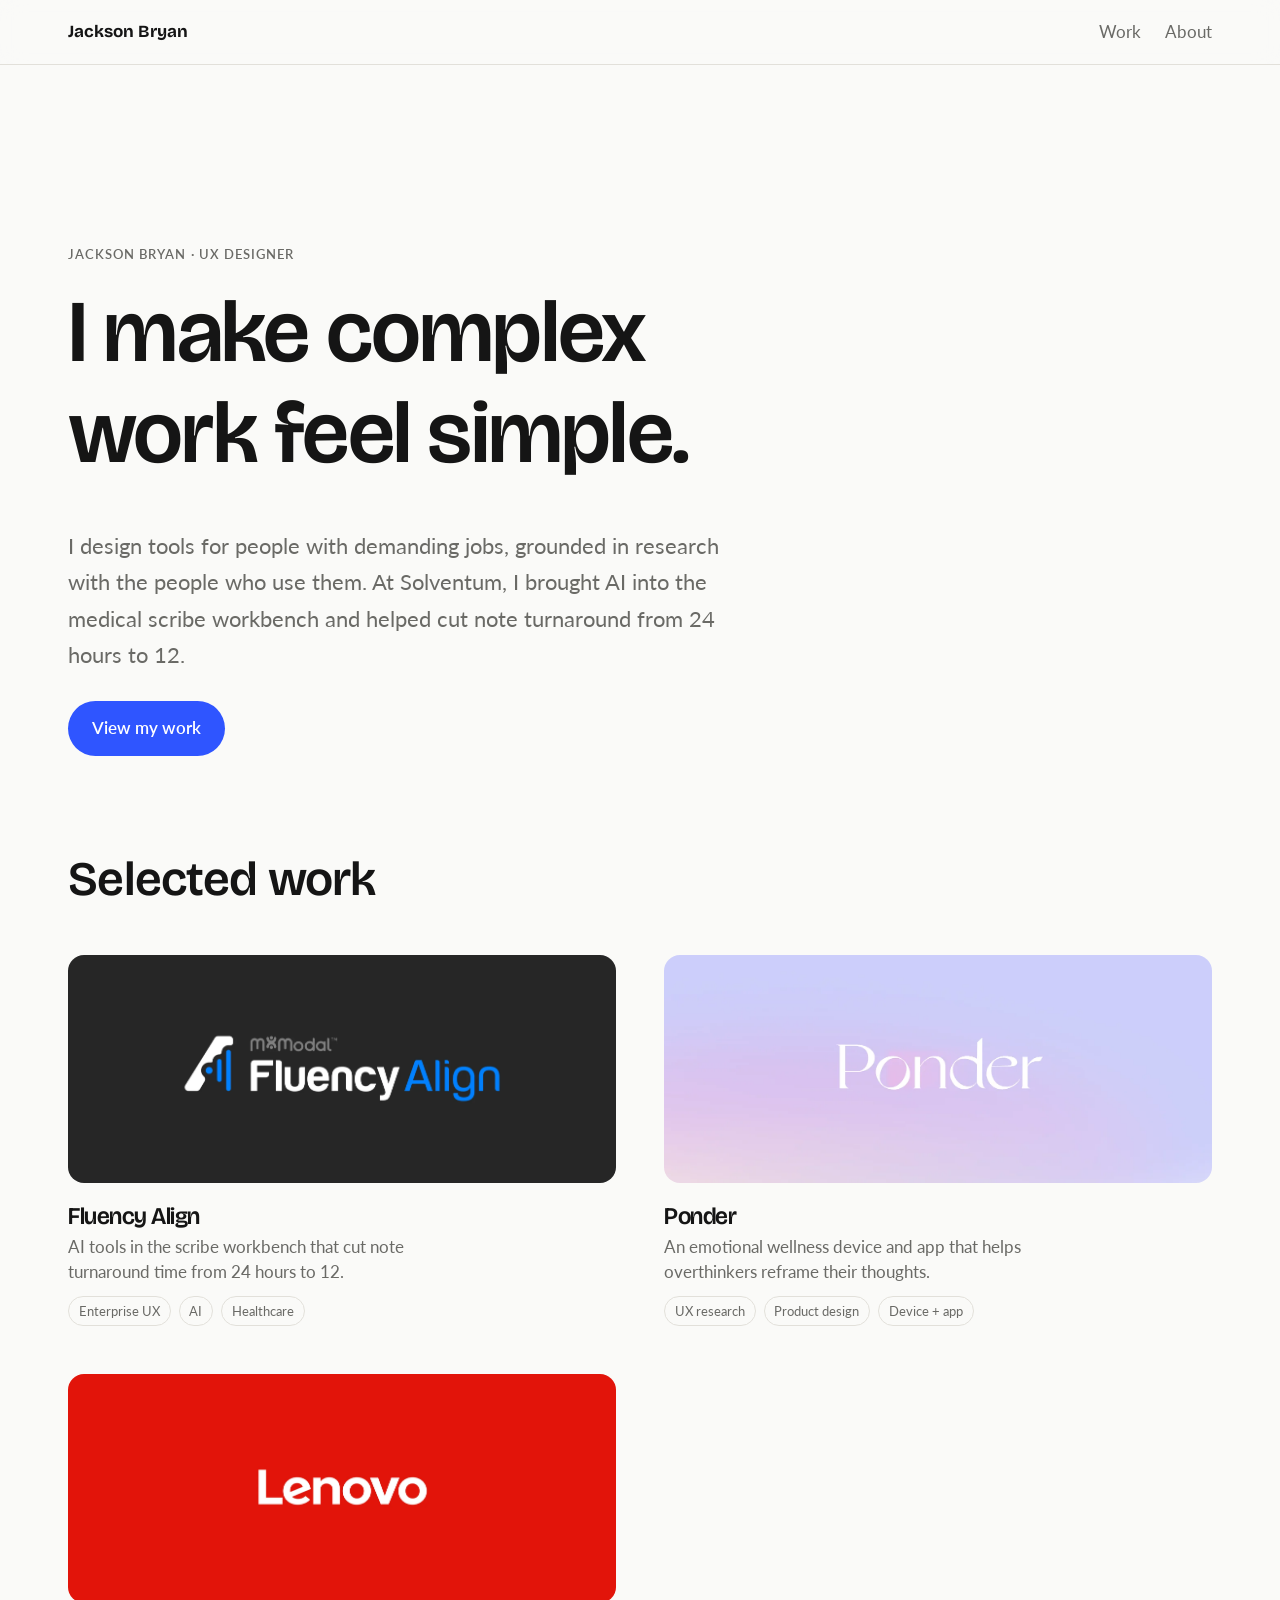
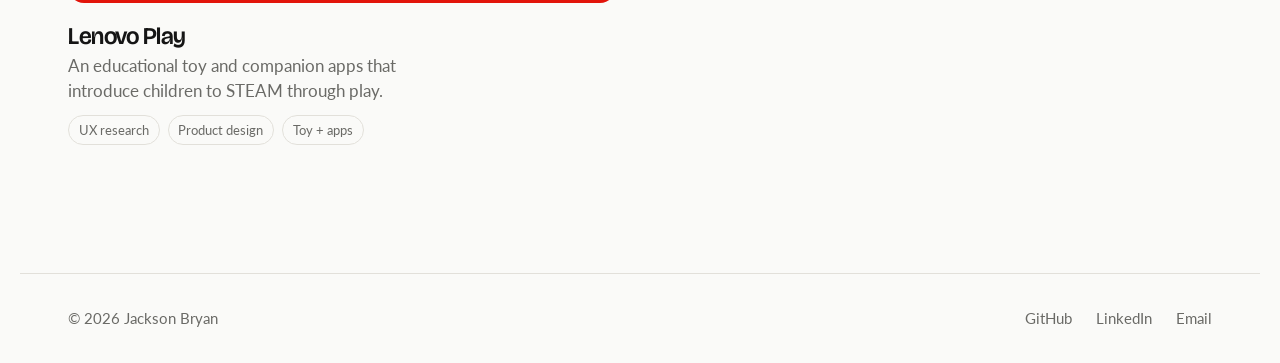
<file: index.html>
<!DOCTYPE html>
<html lang="en">
<head>
  <meta charset="UTF-8">
  <meta name="viewport" content="width=device-width, initial-scale=1.0">
  <title>Jackson Bryan | UX Designer</title>
  <meta name="description" content="Jackson Bryan is a UX designer who makes complex work feel simple, from AI tools for medical scribes to a wellness device for overthinkers.">
  <!-- Social previews (site is served from GitHub Pages) -->
  <meta property="og:type" content="website">
  <meta property="og:site_name" content="Jackson Bryan">
  <meta property="og:title" content="Jackson Bryan | UX Designer">
  <meta property="og:description" content="Jackson Bryan is a UX designer who makes complex work feel simple, from AI tools for medical scribes to a wellness device for overthinkers.">
  <meta property="og:url" content="https://jacksonbryan28.github.io/portfolio/">
  <meta property="og:image" content="https://jacksonbryan28.github.io/portfolio/images/fluency-align/hero.webp">
  <meta name="twitter:card" content="summary_large_image">
  <!-- shared:head -->
  <link rel="preconnect" href="https://fonts.googleapis.com">
  <link rel="preconnect" href="https://fonts.gstatic.com" crossorigin>
  <link rel="stylesheet" href="https://fonts.googleapis.com/css2?family=Bricolage+Grotesque:opsz,wght@12..96,400..800&family=Lato:ital,wght@0,400;0,700;1,400&display=swap">
  <link rel="stylesheet" href="css/styles.css?v=c8efeedb">
  <!-- /shared:head -->
  <!-- Make sure the project cards are parsed before the first frame, so the
       transition script can pick which card travels on top. -->
  <link rel="expect" href="#projects" blocking="render">
  <script src="js/home-transitions.js?v=26535ca1"></script>
</head>
<body>

  <!-- shared:header -->
  <header>
    <nav>
      <a href="index.html" class="logo">Jackson Bryan</a>
      <ul>
        <li><a href="index.html#projects">Work</a></li>
        <li><a href="about.html">About</a></li>
      </ul>
    </nav>
  </header>
  <!-- /shared:header -->

  <main>

    <section id="hero">
      <p class="eyebrow">Jackson Bryan &middot; UX designer</p>
      <h1>I make complex work feel simple.</h1>
      <p>I design tools for people with demanding jobs, grounded in research with the people who use them. At Solventum, I brought AI into the medical scribe workbench and helped cut note turnaround from 24 hours to 12.</p>
      <a href="#projects" class="button">View my work</a>
    </section>

    <section id="projects">
      <h2>Selected work</h2>

      <!--
        Each card links to a project page. Its image, title, description and
        tags morph into the project page's hero. Give the card the same
        data-project as the hero on its page, and mark the pieces with
        data-vt="media|title|desc|tags". tools/sync.mjs then writes matching
        view-transition-names (ponder-media, ponder-title...).
      -->
      <article class="project-card" data-project="fluency">
        <a href="projects/fluency-align.html">
          <div class="project-card__media" data-vt="media" style="view-transition-name: fluency-media">
            <img src="images/fluency-align/hero.webp" alt="" width="2400" height="937">
          </div>
          <h3 data-vt="title" style="view-transition-name: fluency-title">Fluency Align</h3>
          <p data-vt="desc" style="view-transition-name: fluency-desc">AI tools in the scribe workbench that cut note turnaround time from 24 hours to 12.</p>
          <ul class="tags" data-vt="tags" style="view-transition-name: fluency-tags">
            <li>Enterprise UX</li>
            <li>AI</li>
            <li>Healthcare</li>
          </ul>
        </a>
      </article>

      <article class="project-card" data-project="ponder">
        <a href="projects/ponder.html">
          <div class="project-card__media" data-vt="media" style="view-transition-name: ponder-media">
            <img src="images/ponder/hero.webp" alt="" width="1440" height="561">
          </div>
          <h3 data-vt="title" style="view-transition-name: ponder-title">Ponder</h3>
          <p data-vt="desc" style="view-transition-name: ponder-desc">An emotional wellness device and app that helps overthinkers reframe their thoughts.</p>
          <ul class="tags" data-vt="tags" style="view-transition-name: ponder-tags">
            <li>UX research</li>
            <li>Product design</li>
            <li>Device + app</li>
          </ul>
        </a>
      </article>

      <article class="project-card" data-project="lenovo">
        <a href="projects/lenovo.html">
          <div class="project-card__media" data-vt="media" style="view-transition-name: lenovo-media">
            <img src="images/lenovo/hero.webp" alt="" width="2400" height="937">
          </div>
          <h3 data-vt="title" style="view-transition-name: lenovo-title">Lenovo Play</h3>
          <p data-vt="desc" style="view-transition-name: lenovo-desc">An educational toy and companion apps that introduce children to STEAM through play.</p>
          <ul class="tags" data-vt="tags" style="view-transition-name: lenovo-tags">
            <li>UX research</li>
            <li>Product design</li>
            <li>Toy + apps</li>
          </ul>
        </a>
      </article>
    </section>

  </main>

  <!-- shared:footer -->
  <footer>
    <p>&copy; 2026 Jackson Bryan</p>
    <ul>
      <li><a href="https://github.com/jacksonbryan28">GitHub</a></li>
      <li><a href="https://www.linkedin.com/in/jacksonbryan28/">LinkedIn</a></li>
      <li><a href="mailto:jacksonbryan280@gmail.com">Email</a></li>
    </ul>
  </footer>
  <!-- /shared:footer -->

</body>
</html>
</file>
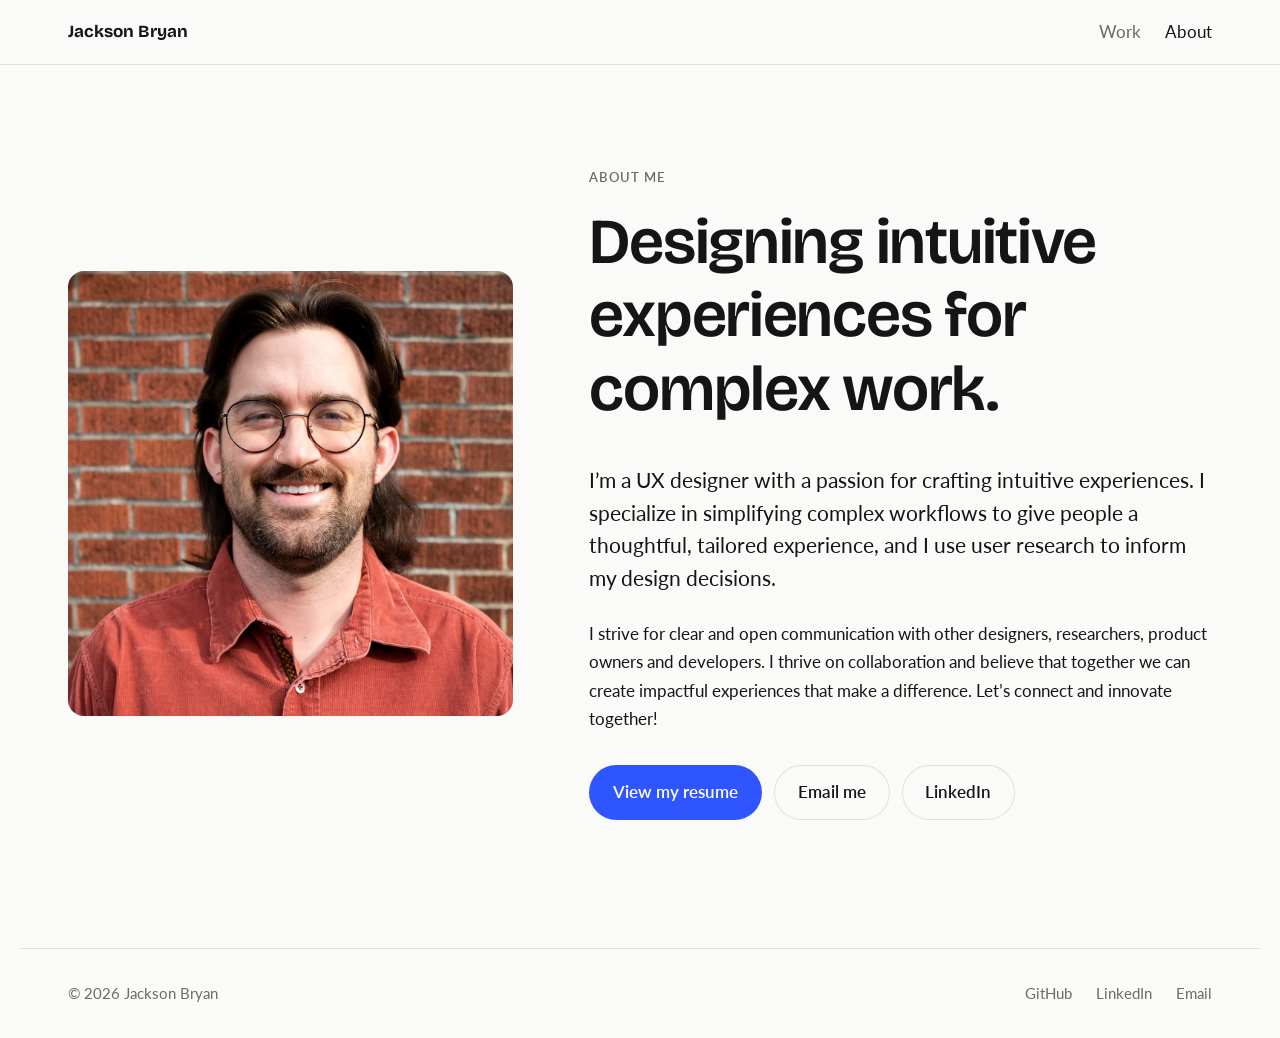
<file: about.html>
<!DOCTYPE html>
<html lang="en">
<head>
  <meta charset="UTF-8">
  <meta name="viewport" content="width=device-width, initial-scale=1.0">
  <title>About | Jackson Bryan</title>
  <meta name="description" content="About Jackson Bryan, a UX designer who simplifies complex workflows through research-led design.">
  <!-- Social previews (site is served from GitHub Pages) -->
  <meta property="og:type" content="profile">
  <meta property="og:site_name" content="Jackson Bryan">
  <meta property="og:title" content="About | Jackson Bryan">
  <meta property="og:description" content="About Jackson Bryan, a UX designer who simplifies complex workflows through research-led design.">
  <meta property="og:url" content="https://jacksonbryan28.github.io/portfolio/about.html">
  <meta property="og:image" content="https://jacksonbryan28.github.io/portfolio/images/about/portrait.webp">
  <meta name="twitter:card" content="summary_large_image">
  <!-- shared:head -->
  <link rel="preconnect" href="https://fonts.googleapis.com">
  <link rel="preconnect" href="https://fonts.gstatic.com" crossorigin>
  <link rel="stylesheet" href="https://fonts.googleapis.com/css2?family=Bricolage+Grotesque:opsz,wght@12..96,400..800&family=Lato:ital,wght@0,400;0,700;1,400&display=swap">
  <link rel="stylesheet" href="css/styles.css?v=c8efeedb">
  <!-- /shared:head -->
</head>
<body>

  <!-- shared:header -->
  <header>
    <nav>
      <a href="index.html" class="logo">Jackson Bryan</a>
      <ul>
        <li><a href="index.html#projects">Work</a></li>
        <li><a href="about.html" aria-current="page">About</a></li>
      </ul>
    </nav>
  </header>
  <!-- /shared:header -->

  <main>

    <section class="about">
      <figure class="about__portrait">
        <img src="images/about/portrait.webp" alt="Portrait of Jackson Bryan, smiling, in front of a brick wall" width="1200" height="1200">
      </figure>

      <div class="about__body">
        <p class="eyebrow">About me</p>
        <h1>Designing intuitive experiences for complex work.</h1>

        <p class="lead">I&rsquo;m a UX designer with a passion for crafting intuitive experiences. I specialize in simplifying complex workflows to give people a thoughtful, tailored experience, and I use user research to inform my design decisions.</p>

        <p>I strive for clear and open communication with other designers, researchers, product owners and developers. I thrive on collaboration and believe that together we can create impactful experiences that make a difference. Let&rsquo;s connect and innovate together!</p>

        <div class="about__actions">
          <a href="https://drive.google.com/file/d/1KtQlvE84p5lAEC3nYxvE6Lx-h_99mEA1/view?usp=sharing" class="button" target="_blank" rel="noopener">View my resume</a>
          <a href="mailto:jacksonbryan280@gmail.com" class="button button--secondary">Email me</a>
          <a href="https://www.linkedin.com/in/jacksonbryan28/" class="button button--secondary" target="_blank" rel="noopener">LinkedIn</a>
        </div>
      </div>
    </section>

  </main>

  <!-- shared:footer -->
  <footer>
    <p>&copy; 2026 Jackson Bryan</p>
    <ul>
      <li><a href="https://github.com/jacksonbryan28">GitHub</a></li>
      <li><a href="https://www.linkedin.com/in/jacksonbryan28/">LinkedIn</a></li>
      <li><a href="mailto:jacksonbryan280@gmail.com">Email</a></li>
    </ul>
  </footer>
  <!-- /shared:footer -->

</body>
</html>
</file>
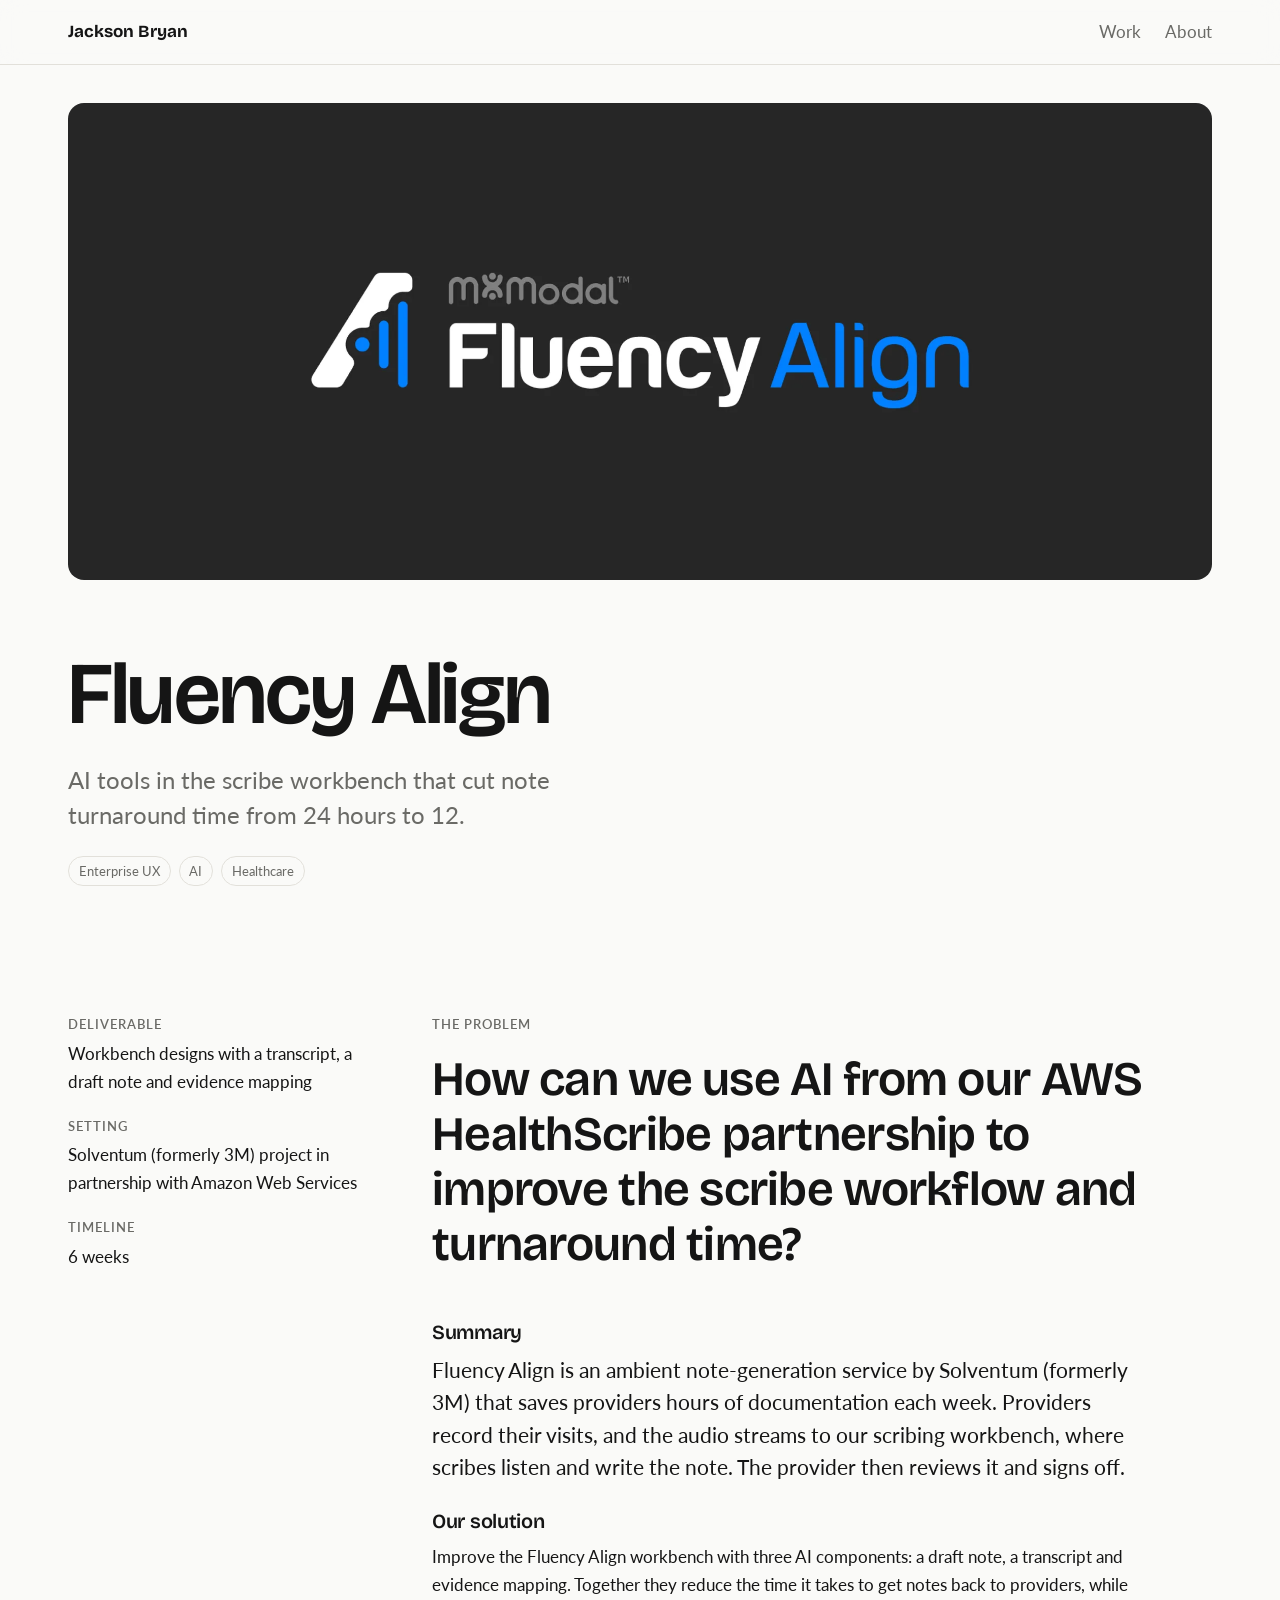
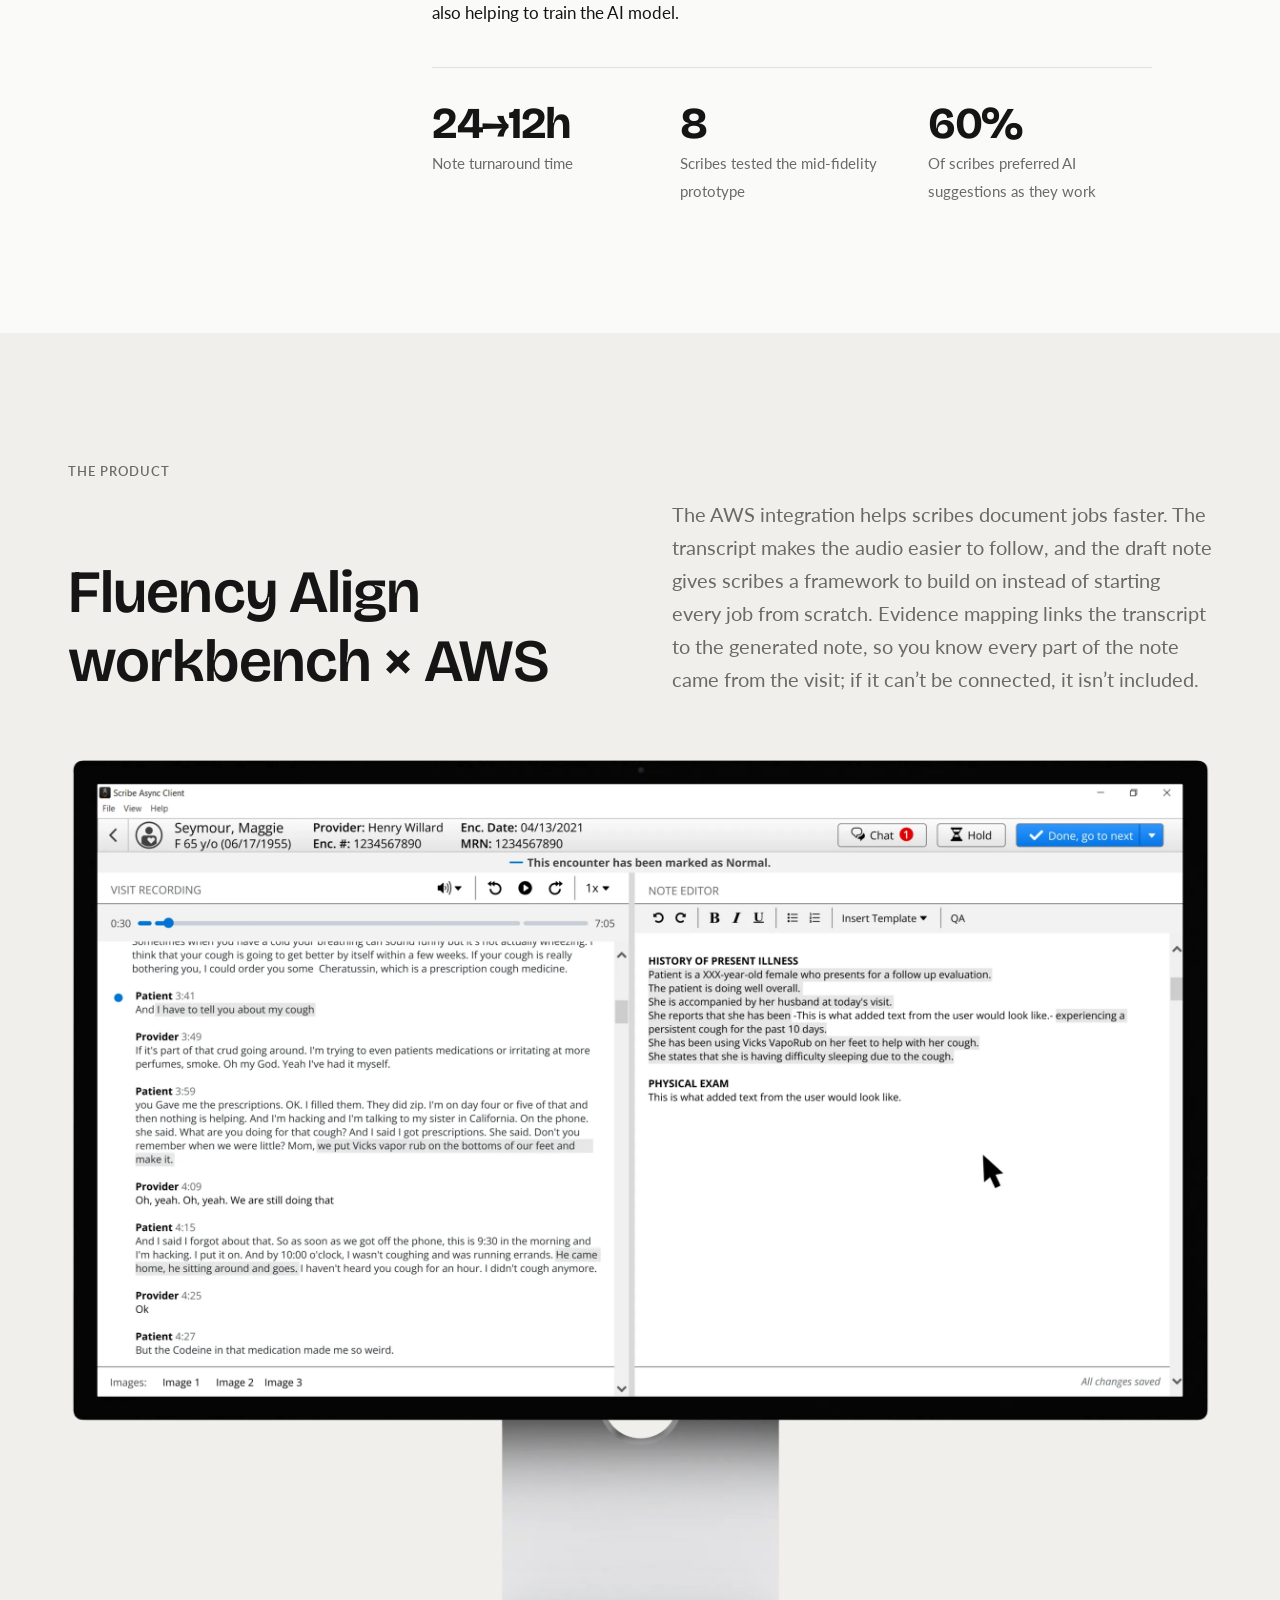
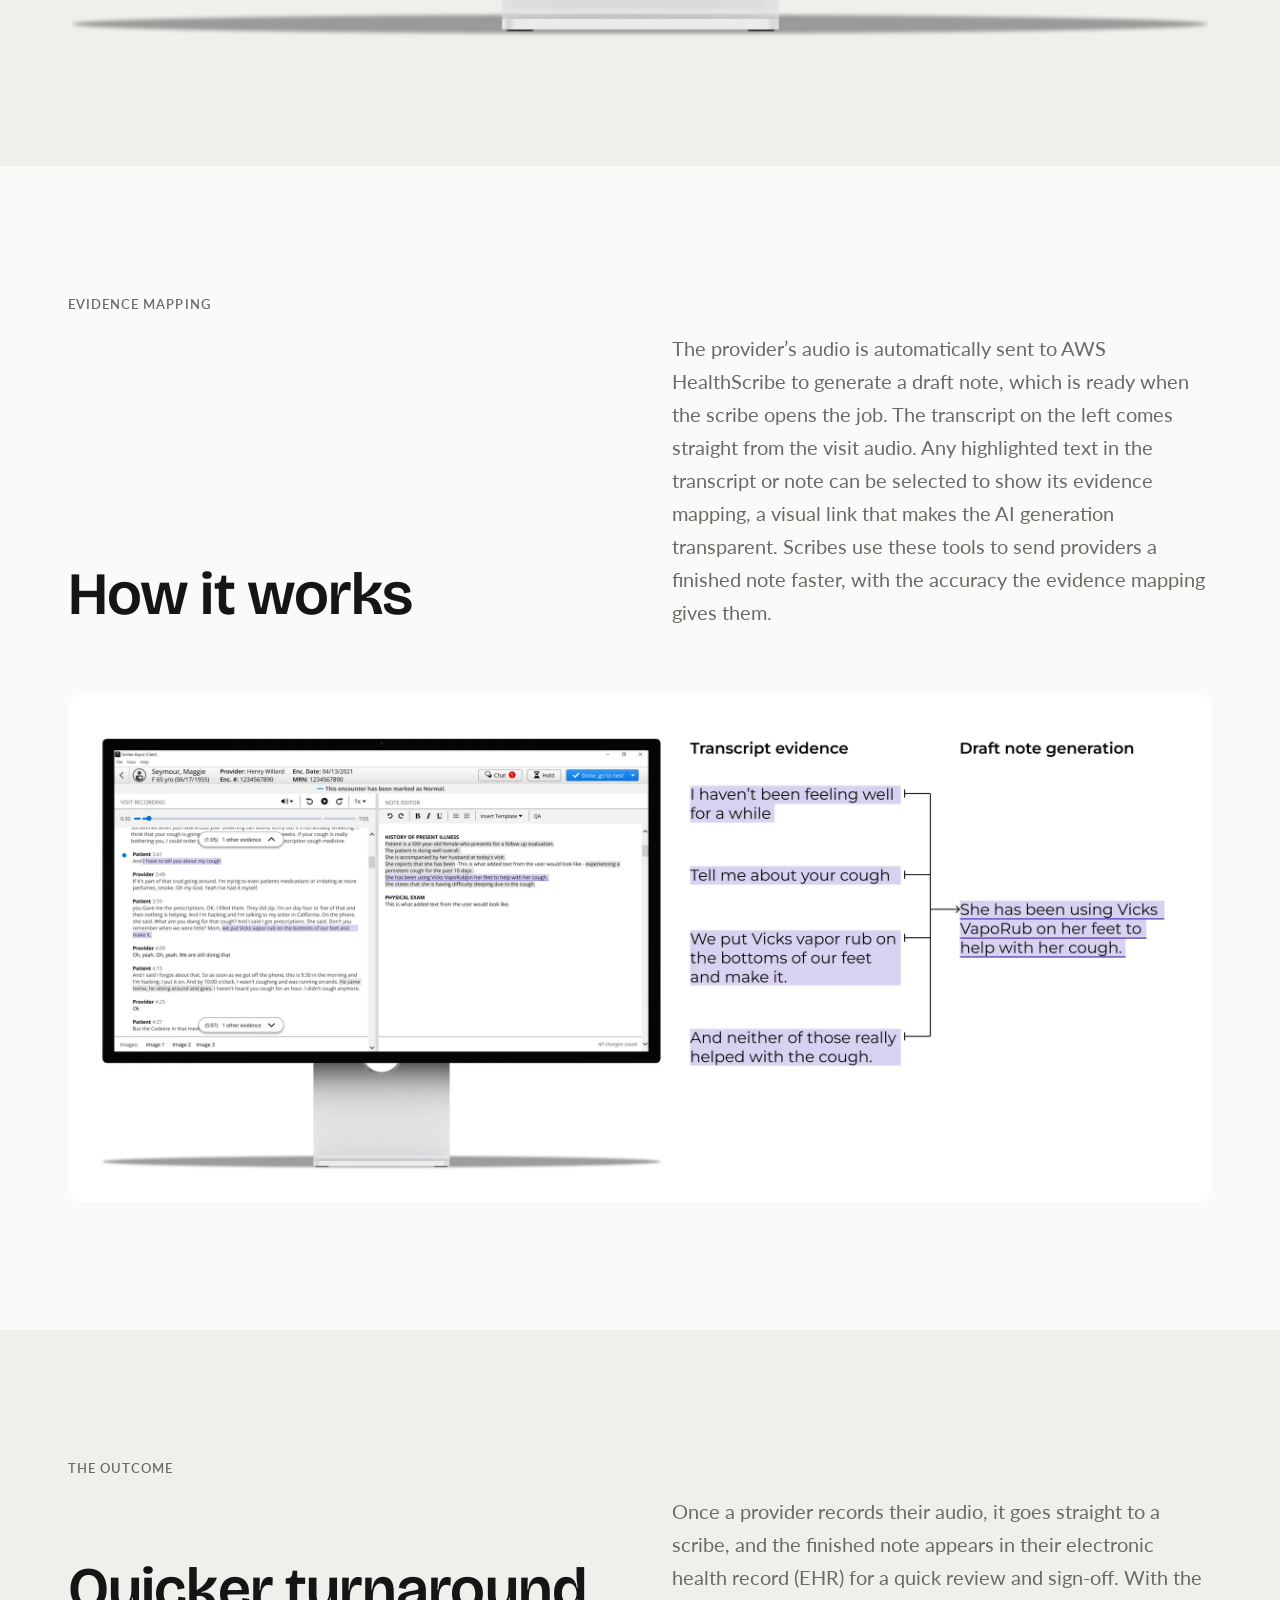
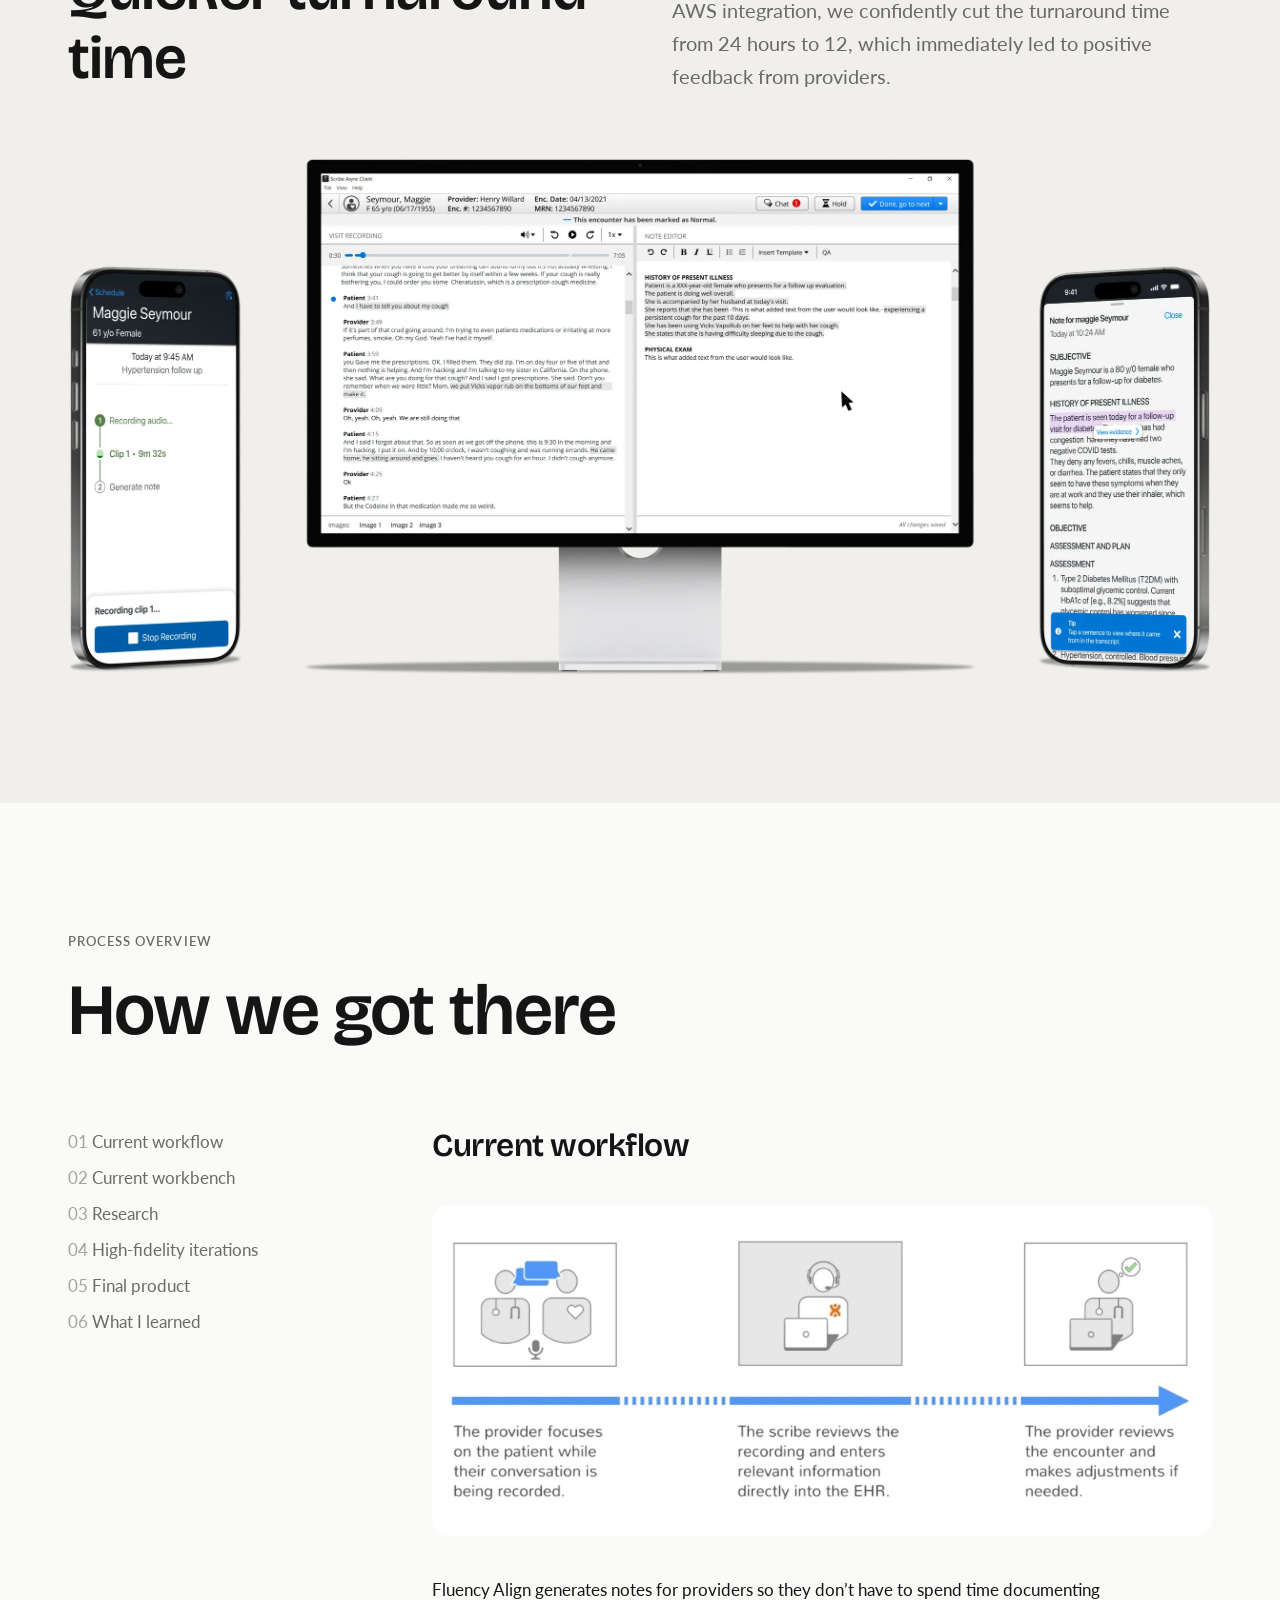
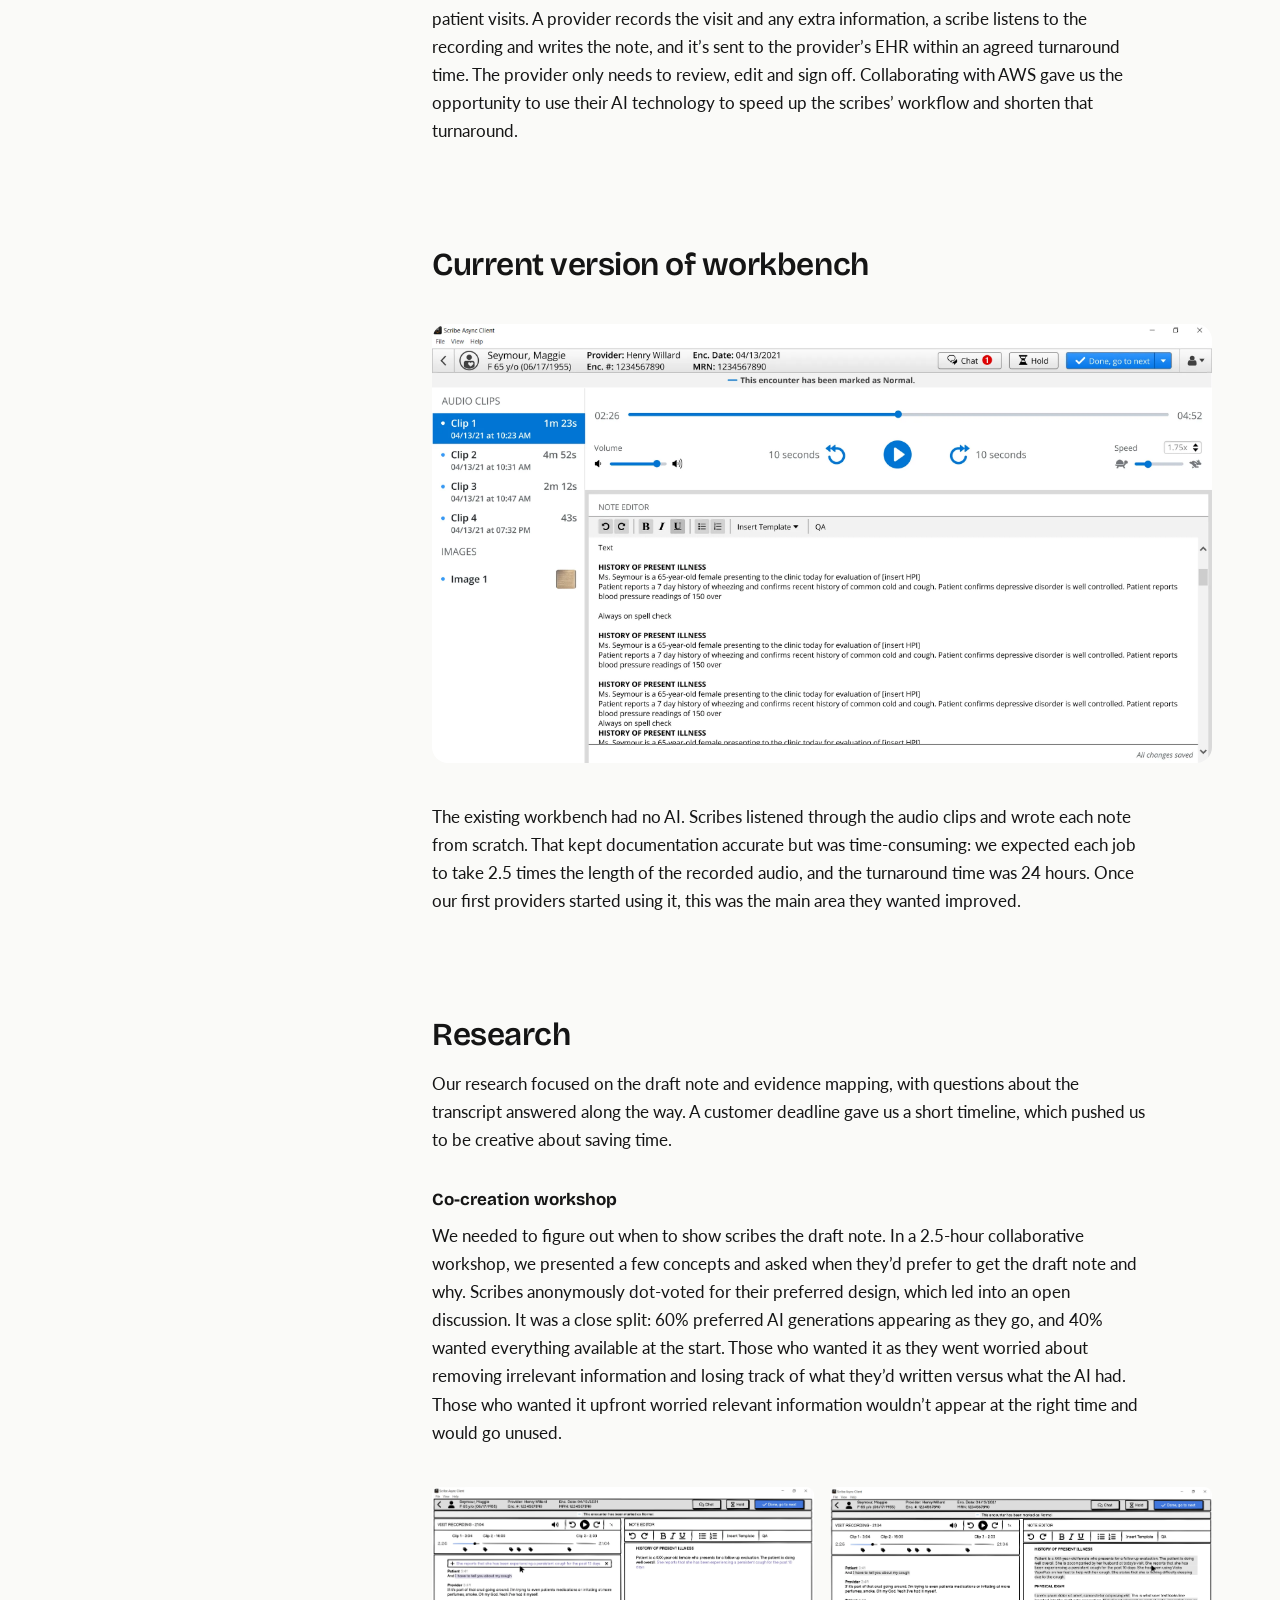
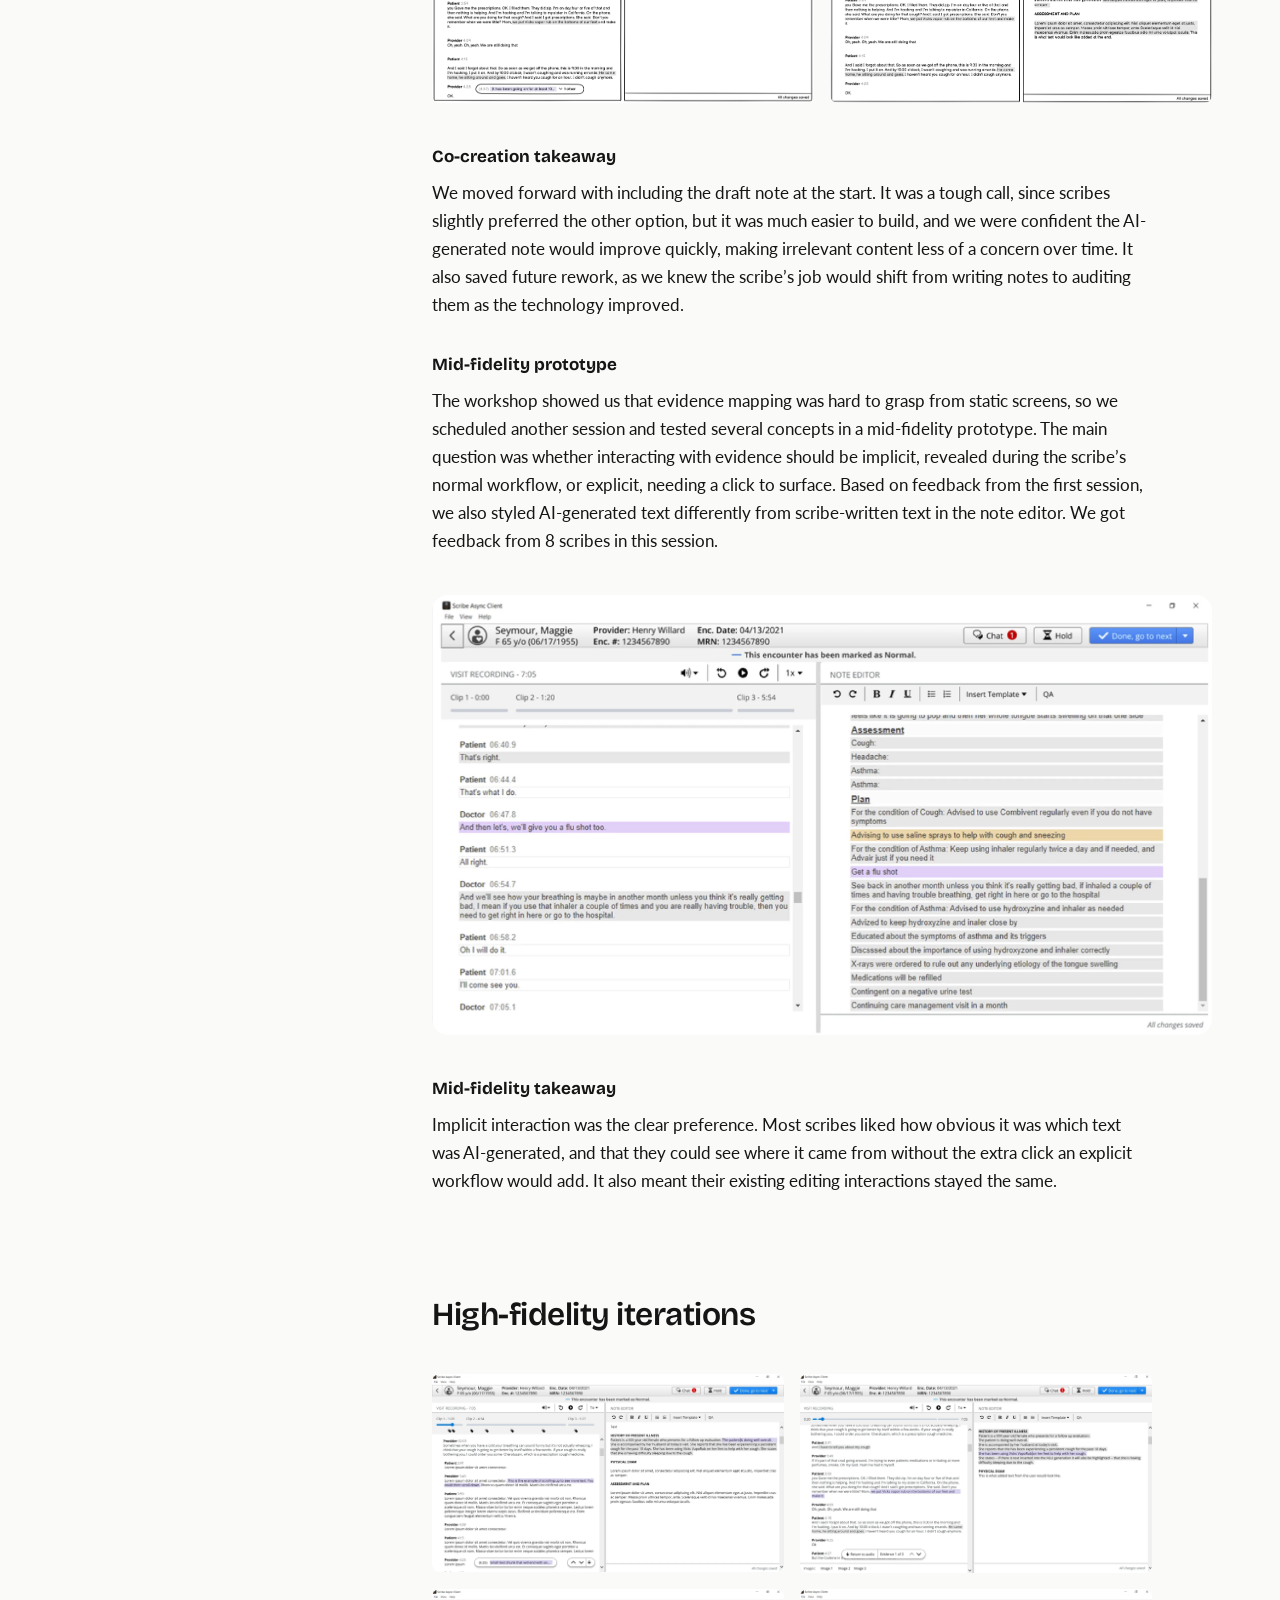
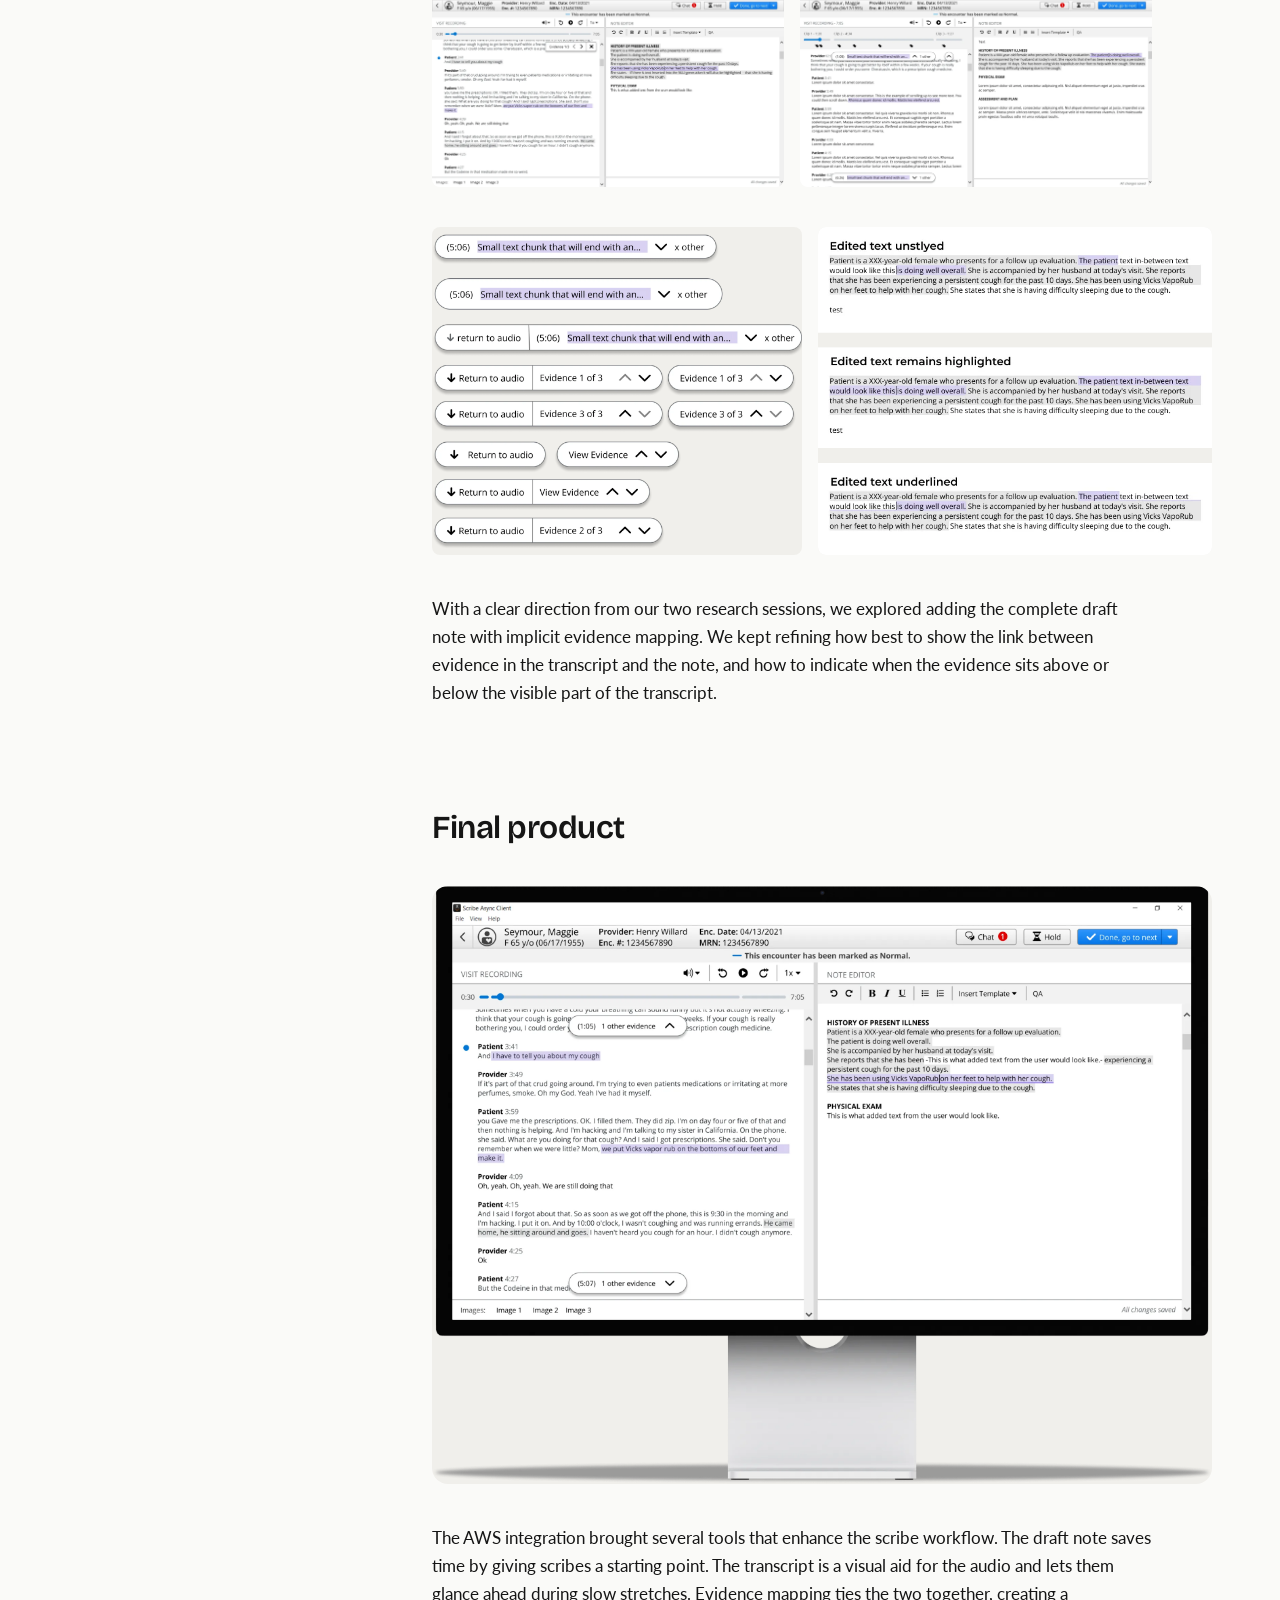
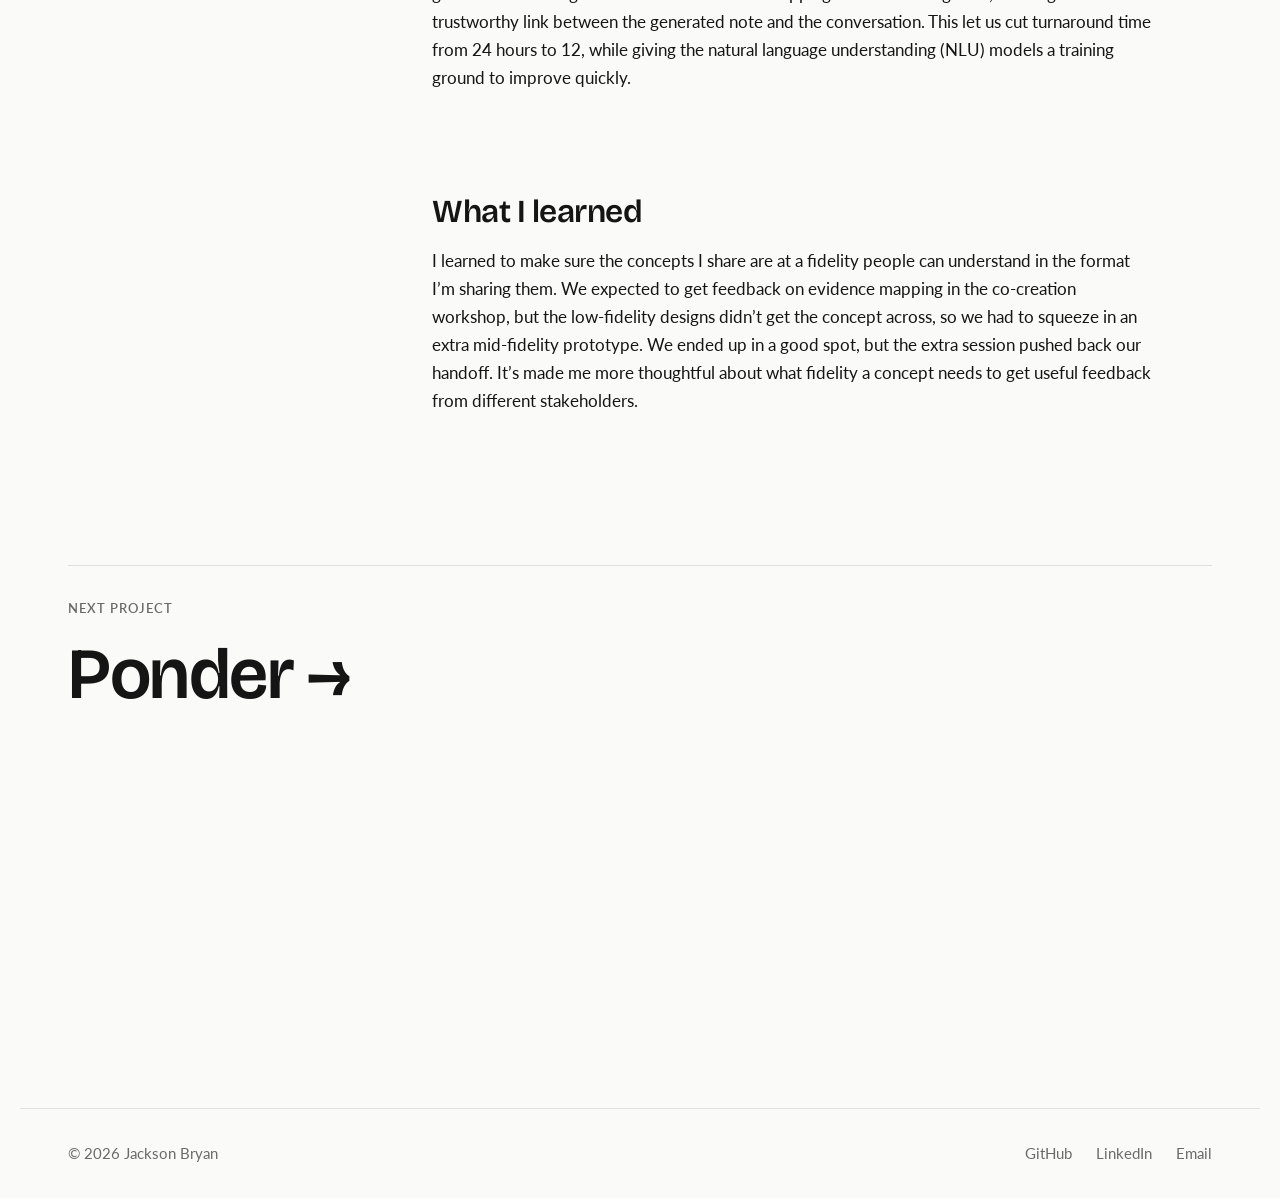
<file: projects/fluency-align.html>
<!DOCTYPE html>
<html lang="en" class="project-page">
<head>
  <meta charset="UTF-8">
  <meta name="viewport" content="width=device-width, initial-scale=1.0">
  <title>Fluency Align | Jackson Bryan</title>
  <meta name="description" content="Fluency Align: AI tools in the scribe workbench that cut note turnaround time from 24 hours to 12.">
  <!-- Social previews (site is served from GitHub Pages) -->
  <meta property="og:type" content="article">
  <meta property="og:site_name" content="Jackson Bryan">
  <meta property="og:title" content="Fluency Align | Jackson Bryan">
  <meta property="og:description" content="Fluency Align: AI tools in the scribe workbench that cut note turnaround time from 24 hours to 12.">
  <meta property="og:url" content="https://jacksonbryan28.github.io/portfolio/projects/fluency-align.html">
  <meta property="og:image" content="https://jacksonbryan28.github.io/portfolio/images/fluency-align/hero.webp">
  <meta name="twitter:card" content="summary_large_image">
  <!-- shared:head -->
  <link rel="preconnect" href="https://fonts.googleapis.com">
  <link rel="preconnect" href="https://fonts.gstatic.com" crossorigin>
  <link rel="stylesheet" href="https://fonts.googleapis.com/css2?family=Bricolage+Grotesque:opsz,wght@12..96,400..800&family=Lato:ital,wght@0,400;0,700;1,400&display=swap">
  <link rel="stylesheet" href="../css/styles.css?v=c8efeedb">
  <!-- /shared:head -->
</head>
<body>

  <!-- shared:header -->
  <header>
    <nav>
      <a href="../index.html" class="logo">Jackson Bryan</a>
      <ul>
        <li><a href="../index.html#projects">Work</a></li>
        <li><a href="../about.html">About</a></li>
      </ul>
    </nav>
  </header>
  <!-- /shared:header -->

  <!-- The hold container gives the page extra scroll room so it can stay
       still while the hero image expands (see js/project-hero.js). -->
  <div class="project-hold">
  <main>

    <!-- ===================================================================
         1. Hero
         Same order as the home page card: image, name, description, tags.
         data-project matches the card on the home page, and tools/sync.mjs
         gives each data-vt piece the same view-transition-name as its
         counterpart on the card, so the card expands into this hero.
         =================================================================== -->
    <section class="project-hero" data-project="fluency">
      <figure class="project-hero__media" data-vt="media" style="view-transition-name: fluency-media">
        <img src="../images/fluency-align/hero.webp" alt="The M*Modal Fluency Align logo on a dark banner" width="2400" height="937">
      </figure>

      <div class="project-hero__intro">
        <h1 class="project-hero__title" data-vt="title" style="view-transition-name: fluency-title">Fluency Align</h1>
        <p class="project-hero__summary" data-vt="desc" style="view-transition-name: fluency-desc">AI tools in the scribe workbench that cut note turnaround time from 24 hours to 12.</p>
        <ul class="tags project-hero__tags" data-vt="tags" style="view-transition-name: fluency-tags">
          <li>Enterprise UX</li>
          <li>AI</li>
          <li>Healthcare</li>
        </ul>
      </div>
    </section>

    <!-- ===================================================================
         2. Overview
         =================================================================== -->
    <section class="project-overview" aria-labelledby="overview-heading">
      <aside class="project-overview__details">
        <dl>
          <div>
            <dt>Deliverable</dt>
            <dd>Workbench designs with a transcript, a draft note and evidence mapping</dd>
          </div>
          <div>
            <dt>Setting</dt>
            <dd>Solventum (formerly 3M) project in partnership with Amazon Web Services</dd>
          </div>
          <div>
            <dt>Timeline</dt>
            <dd>6 weeks</dd>
          </div>
        </dl>
      </aside>

      <div class="project-overview__body">
        <p class="eyebrow">The problem</p>
        <h2 id="overview-heading">How can we use AI from our AWS HealthScribe partnership to improve the scribe workflow and turnaround time?</h2>

        <h3>Summary</h3>
        <p class="lead">Fluency Align is an ambient note-generation service by Solventum (formerly 3M) that saves providers hours of documentation each week. Providers record their visits, and the audio streams to our scribing workbench, where scribes listen and write the note. The provider then reviews it and signs off.</p>

        <h3>Our solution</h3>
        <p>Improve the Fluency Align workbench with three AI components: a draft note, a transcript and evidence mapping. Together they reduce the time it takes to get notes back to providers, while also helping to train the AI model.</p>

        <ul class="stats">
          <li><strong>24&rarr;12h</strong><span>Note turnaround time</span></li>
          <li><strong>8</strong><span>Scribes tested the mid-fidelity prototype</span></li>
          <li><strong>60%</strong><span>Of scribes preferred AI suggestions as they work</span></li>
        </ul>
      </div>
    </section>

    <!-- Video: drop the Fluency Align video in here, e.g.
    <figure class="project-video">
      <video src="../images/fluency-align/fluency-align.mp4" poster="../images/fluency-align/workbench.webp"
             autoplay muted loop playsinline></video>
    </figure>
    -->

    <!-- ===================================================================
         3. Key features
         =================================================================== -->
    <section class="features" aria-label="Key features">

      <article class="feature">
        <div class="feature__text">
          <p class="eyebrow">The product</p>
          <h2>Fluency Align workbench &times; AWS</h2>
          <p>The AWS integration helps scribes document jobs faster. The transcript makes the audio easier to follow, and the draft note gives scribes a framework to build on instead of starting every job from scratch. Evidence mapping links the transcript to the generated note, so you know every part of the note came from the visit; if it can&rsquo;t be connected, it isn&rsquo;t included.</p>
        </div>
        <figure class="feature__media">
          <img src="../images/fluency-align/workbench.webp" alt="The Fluency Align workbench on a desktop monitor" width="2400" height="1842" loading="lazy">
        </figure>
      </article>

      <article class="feature">
        <div class="feature__text">
          <p class="eyebrow">Evidence mapping</p>
          <h2>How it works</h2>
          <p>The provider&rsquo;s audio is automatically sent to AWS HealthScribe to generate a draft note, which is ready when the scribe opens the job. The transcript on the left comes straight from the visit audio. Any highlighted text in the transcript or note can be selected to show its evidence mapping, a visual link that makes the AI generation transparent. Scribes use these tools to send providers a finished note faster, with the accuracy the evidence mapping gives them.</p>
        </div>
        <figure class="feature__media">
          <picture>
            <source media="(max-width: 700px)" srcset="../images/fluency-align/how-it-works-tall.webp" width="2400" height="3436">
            <img src="../images/fluency-align/how-it-works-wide.webp" alt="The transcript and note editor side by side. Highlighted transcript text links to the matching text in the generated note, shown enlarged alongside" width="2400" height="1068" loading="lazy">
          </picture>
        </figure>
      </article>

      <article class="feature">
        <div class="feature__text">
          <p class="eyebrow">The outcome</p>
          <h2>Quicker turnaround time</h2>
          <p>Once a provider records their audio, it goes straight to a scribe, and the finished note appears in their electronic health record (EHR) for a quick review and sign-off. With the AWS integration, we confidently cut the turnaround time from 24 hours to 12, which immediately led to positive feedback from providers.</p>
        </div>
        <figure class="feature__media">
          <img src="../images/fluency-align/turnaround.webp" alt="The workbench on a desktop between two phones: one recording a visit, the other showing the provider&rsquo;s note review" width="2400" height="1087" loading="lazy">
        </figure>
      </article>

    </section>

    <!-- ===================================================================
         4. Case study deep dive
         =================================================================== -->
    <section class="case-study" aria-labelledby="case-study-heading">
      <div class="case-study__header">
        <p class="eyebrow">Process overview</p>
        <h2 id="case-study-heading">How we got there</h2>
      </div>

      <div class="case-study__layout">
        <nav class="case-study__toc" aria-label="Case study contents">
          <ol>
            <li><a href="#current-workflow">Current workflow</a></li>
            <li><a href="#current-workbench">Current workbench</a></li>
            <li><a href="#research">Research</a></li>
            <li><a href="#high-fidelity">High-fidelity iterations</a></li>
            <li><a href="#final-product">Final product</a></li>
            <li><a href="#what-i-learned">What I learned</a></li>
          </ol>
        </nav>

        <div class="case-study__body">

          <section id="current-workflow">
            <h3>Current workflow</h3>
            <figure>
              <img src="../images/fluency-align/current-workflow.webp" alt="The current workflow: the provider focuses on the patient while the visit is recorded; the scribe reviews the recording and enters the details into the EHR; the provider reviews the encounter and makes adjustments if needed" width="1960" height="833" loading="lazy">
            </figure>
            <p>Fluency Align generates notes for providers so they don&rsquo;t have to spend time documenting patient visits. A provider records the visit and any extra information, a scribe listens to the recording and writes the note, and it&rsquo;s sent to the provider&rsquo;s EHR within an agreed turnaround time. The provider only needs to review, edit and sign off. Collaborating with AWS gave us the opportunity to use their AI technology to speed up the scribes&rsquo; workflow and shorten that turnaround.</p>
          </section>

          <section id="current-workbench">
            <h3>Current version of workbench</h3>
            <figure>
              <img src="../images/fluency-align/current-workbench.webp" alt="The current workbench, with audio clips on the left and a blank note editor" width="2400" height="1350" loading="lazy">
            </figure>
            <p>The existing workbench had no AI. Scribes listened through the audio clips and wrote each note from scratch. That kept documentation accurate but was time-consuming: we expected each job to take 2.5 times the length of the recorded audio, and the turnaround time was 24 hours. Once our first providers started using it, this was the main area they wanted improved.</p>
          </section>

          <section id="research">
            <h3>Research</h3>
            <p>Our research focused on the draft note and evidence mapping, with questions about the transcript answered along the way. A customer deadline gave us a short timeline, which pushed us to be creative about saving time.</p>

            <h4>Co-creation workshop</h4>
            <p>We needed to figure out when to show scribes the draft note. In a 2.5-hour collaborative workshop, we presented a few concepts and asked when they&rsquo;d prefer to get the draft note and why. Scribes anonymously dot-voted for their preferred design, which led into an open discussion. It was a close split: 60% preferred AI generations appearing as they go, and 40% wanted everything available at the start. Those who wanted it as they went worried about removing irrelevant information and losing track of what they&rsquo;d written versus what the AI had. Those who wanted it upfront worried relevant information wouldn&rsquo;t appear at the right time and would go unused.</p>
            <div class="image-rows">
              <div class="image-row">
                <img style="flex-grow: 1771" src="../images/fluency-align/cocreation-1.webp" alt="Workshop concept: the draft note revealed as the scribe moves through the audio" width="1898" height="1072" loading="lazy">
                <img style="flex-grow: 1768" src="../images/fluency-align/cocreation-2.webp" alt="Workshop concept: the full draft note available from the start" width="1962" height="1110" loading="lazy">
              </div>
            </div>

            <h4>Co-creation takeaway</h4>
            <p>We moved forward with including the draft note at the start. It was a tough call, since scribes slightly preferred the other option, but it was much easier to build, and we were confident the AI-generated note would improve quickly, making irrelevant content less of a concern over time. It also saved future rework, as we knew the scribe&rsquo;s job would shift from writing notes to auditing them as the technology improved.</p>

            <h4>Mid-fidelity prototype</h4>
            <p>The workshop showed us that evidence mapping was hard to grasp from static screens, so we scheduled another session and tested several concepts in a mid-fidelity prototype. The main question was whether interacting with evidence should be implicit, revealed during the scribe&rsquo;s normal workflow, or explicit, needing a click to surface. Based on feedback from the first session, we also styled AI-generated text differently from scribe-written text in the note editor. We got feedback from 8 scribes in this session.</p>
            <figure>
              <img src="../images/fluency-align/mid-fi.webp" alt="Mid-fidelity prototype of the workbench with AI-generated text styled differently in the note editor" width="2281" height="1285" loading="lazy">
            </figure>

            <h4>Mid-fidelity takeaway</h4>
            <p>Implicit interaction was the clear preference. Most scribes liked how obvious it was which text was AI-generated, and that they could see where it came from without the extra click an explicit workflow would add. It also meant their existing editing interactions stayed the same.</p>
          </section>

          <section id="high-fidelity">
            <h3>High-fidelity iterations</h3>
            <div class="image-grid">
              <img src="../images/fluency-align/hi-fi-1.webp" alt="High-fidelity iteration of the workbench with evidence mapping" width="1440" height="810" loading="lazy">
              <img src="../images/fluency-align/hi-fi-2.webp" alt="High-fidelity iteration of the workbench with evidence mapping" width="1440" height="813" loading="lazy">
              <img src="../images/fluency-align/hi-fi-3.webp" alt="High-fidelity iteration of the workbench with evidence mapping" width="1440" height="810" loading="lazy">
              <img src="../images/fluency-align/hi-fi-4.webp" alt="High-fidelity iteration of the workbench with evidence mapping" width="1440" height="813" loading="lazy">
            </div>
            <div class="image-rows">
              <div class="image-row">
                <img style="flex-grow: 1128" src="../images/fluency-align/hi-fi-5.webp" alt="Explorations of the control for jumping between pieces of evidence" width="1272" height="1128" loading="lazy">
                <img style="flex-grow: 1204" src="../images/fluency-align/hi-fi-6.webp" alt="Explorations of how edited AI text is styled: unstyled, still highlighted, or underlined" width="643" height="534" loading="lazy">
              </div>
            </div>
            <p>With a clear direction from our two research sessions, we explored adding the complete draft note with implicit evidence mapping. We kept refining how best to show the link between evidence in the transcript and the note, and how to indicate when the evidence sits above or below the visible part of the transcript.</p>
          </section>

          <section id="final-product">
            <h3>Final product</h3>
            <figure>
              <img src="../images/fluency-align/final-product.webp" alt="The final workbench design on a desktop monitor" width="2304" height="1764" loading="lazy">
            </figure>
            <p>The AWS integration brought several tools that enhance the scribe workflow. The draft note saves time by giving scribes a starting point. The transcript is a visual aid for the audio and lets them glance ahead during slow stretches. Evidence mapping ties the two together, creating a trustworthy link between the generated note and the conversation. This let us cut turnaround time from 24 hours to 12, while giving the natural language understanding (NLU) models a training ground to improve quickly.</p>
          </section>

          <section id="what-i-learned">
            <h3>What I learned</h3>
            <p>I learned to make sure the concepts I share are at a fidelity people can understand in the format I&rsquo;m sharing them. We expected to get feedback on evidence mapping in the co-creation workshop, but the low-fidelity designs didn&rsquo;t get the concept across, so we had to squeeze in an extra mid-fidelity prototype. We ended up in a good spot, but the extra session pushed back our handoff. It&rsquo;s made me more thoughtful about what fidelity a concept needs to get useful feedback from different stakeholders.</p>
          </section>

        </div>
      </div>
    </section>

    <!-- ===================================================================
         5. Next project
         =================================================================== -->
    <nav class="next-project" aria-label="Next project">
      <a href="ponder.html">
        <span class="eyebrow">Next project</span>
        <strong>Ponder &rarr;</strong>
      </a>
    </nav>

  </main>
  </div>

  <!-- shared:footer -->
  <footer>
    <p>&copy; 2026 Jackson Bryan</p>
    <ul>
      <li><a href="https://github.com/jacksonbryan28">GitHub</a></li>
      <li><a href="https://www.linkedin.com/in/jacksonbryan28/">LinkedIn</a></li>
      <li><a href="mailto:jacksonbryan280@gmail.com">Email</a></li>
    </ul>
  </footer>
  <!-- /shared:footer -->

  <script src="../js/project-hero.js?v=85af9ac8" defer></script>

</body>
</html>
</file>
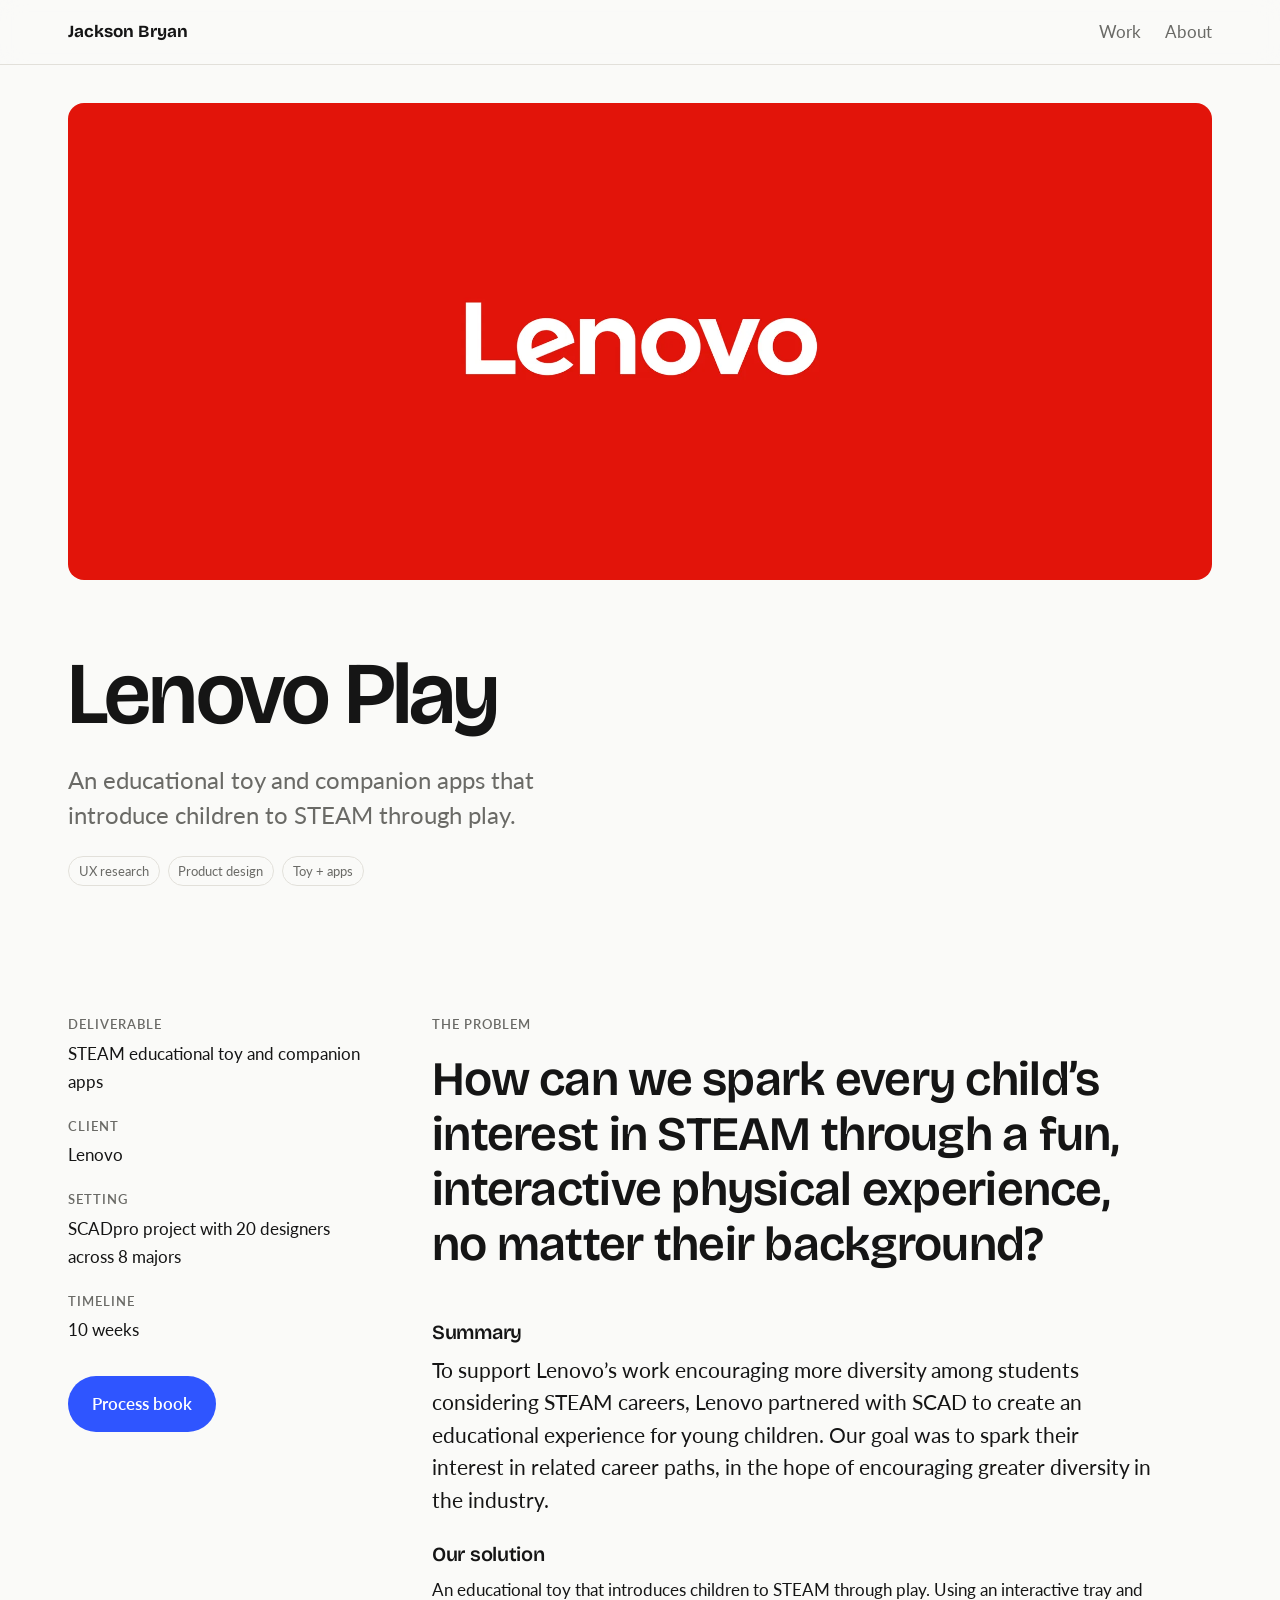
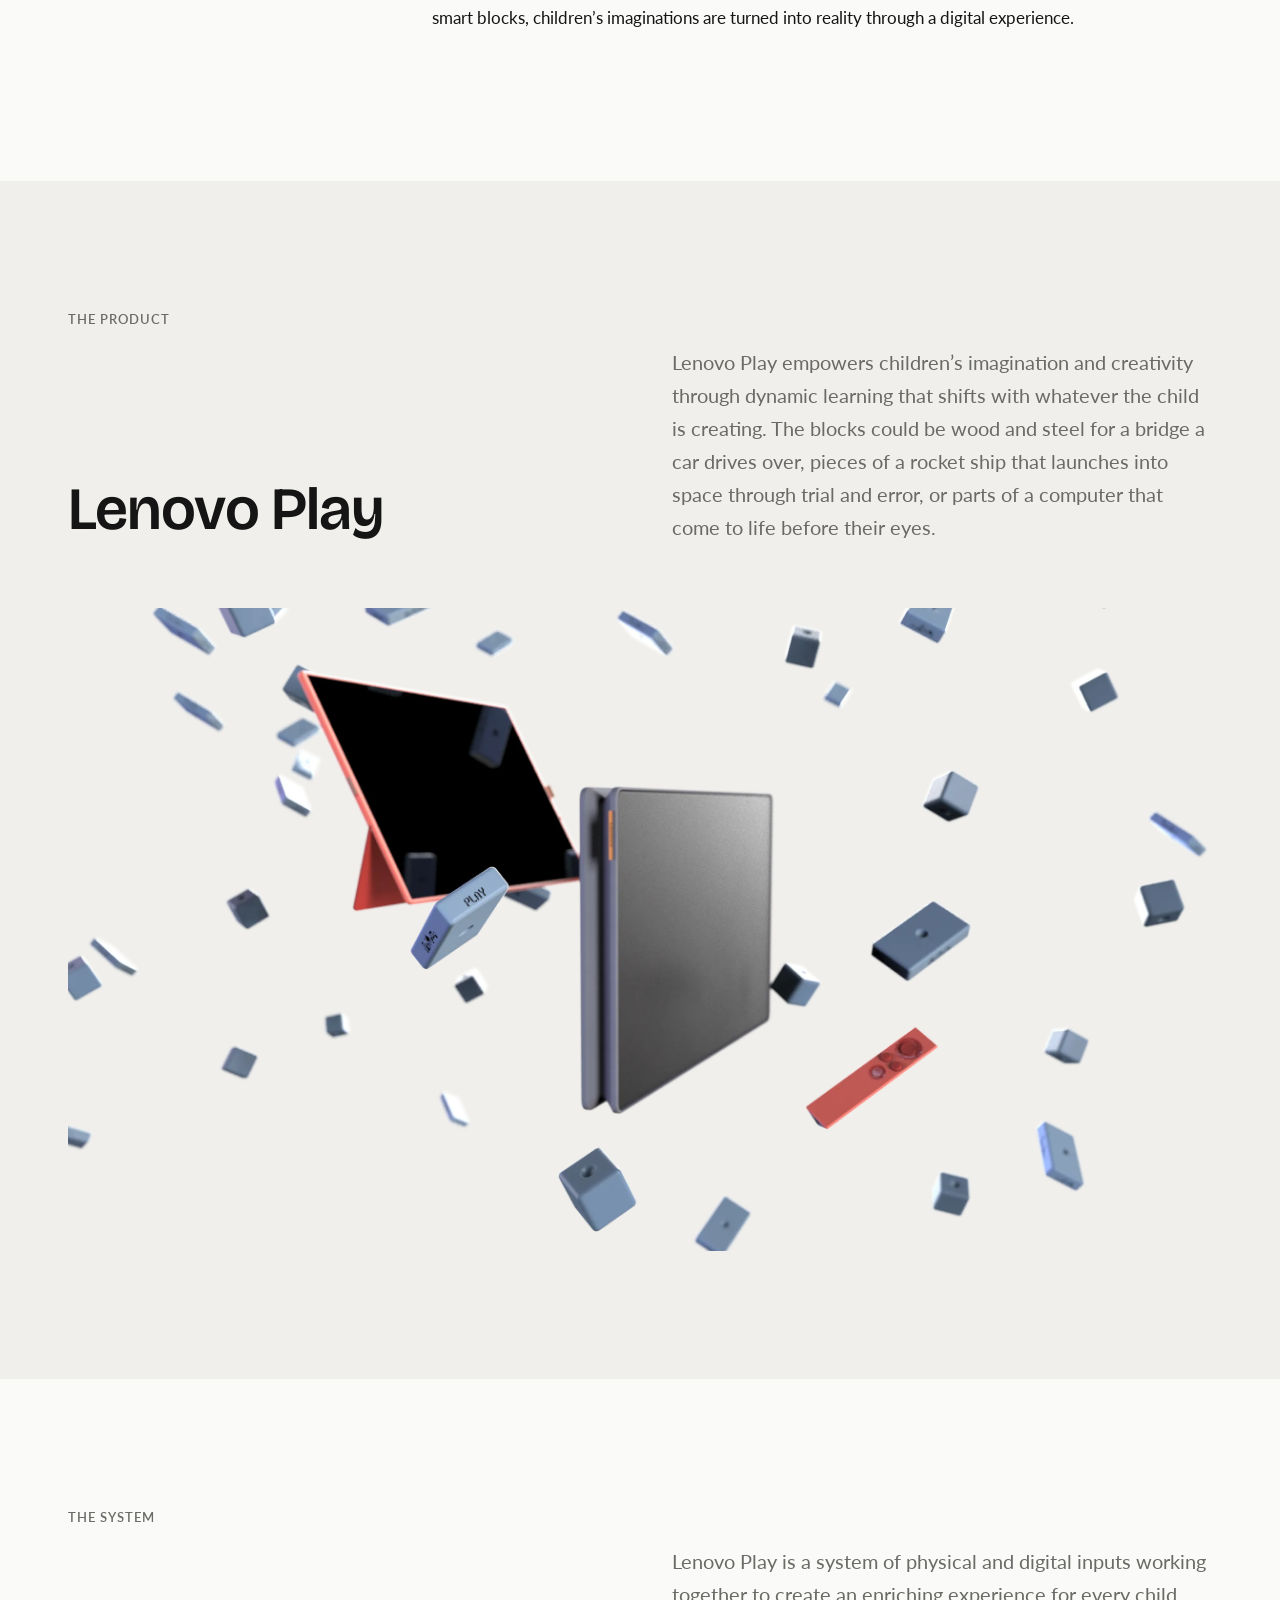
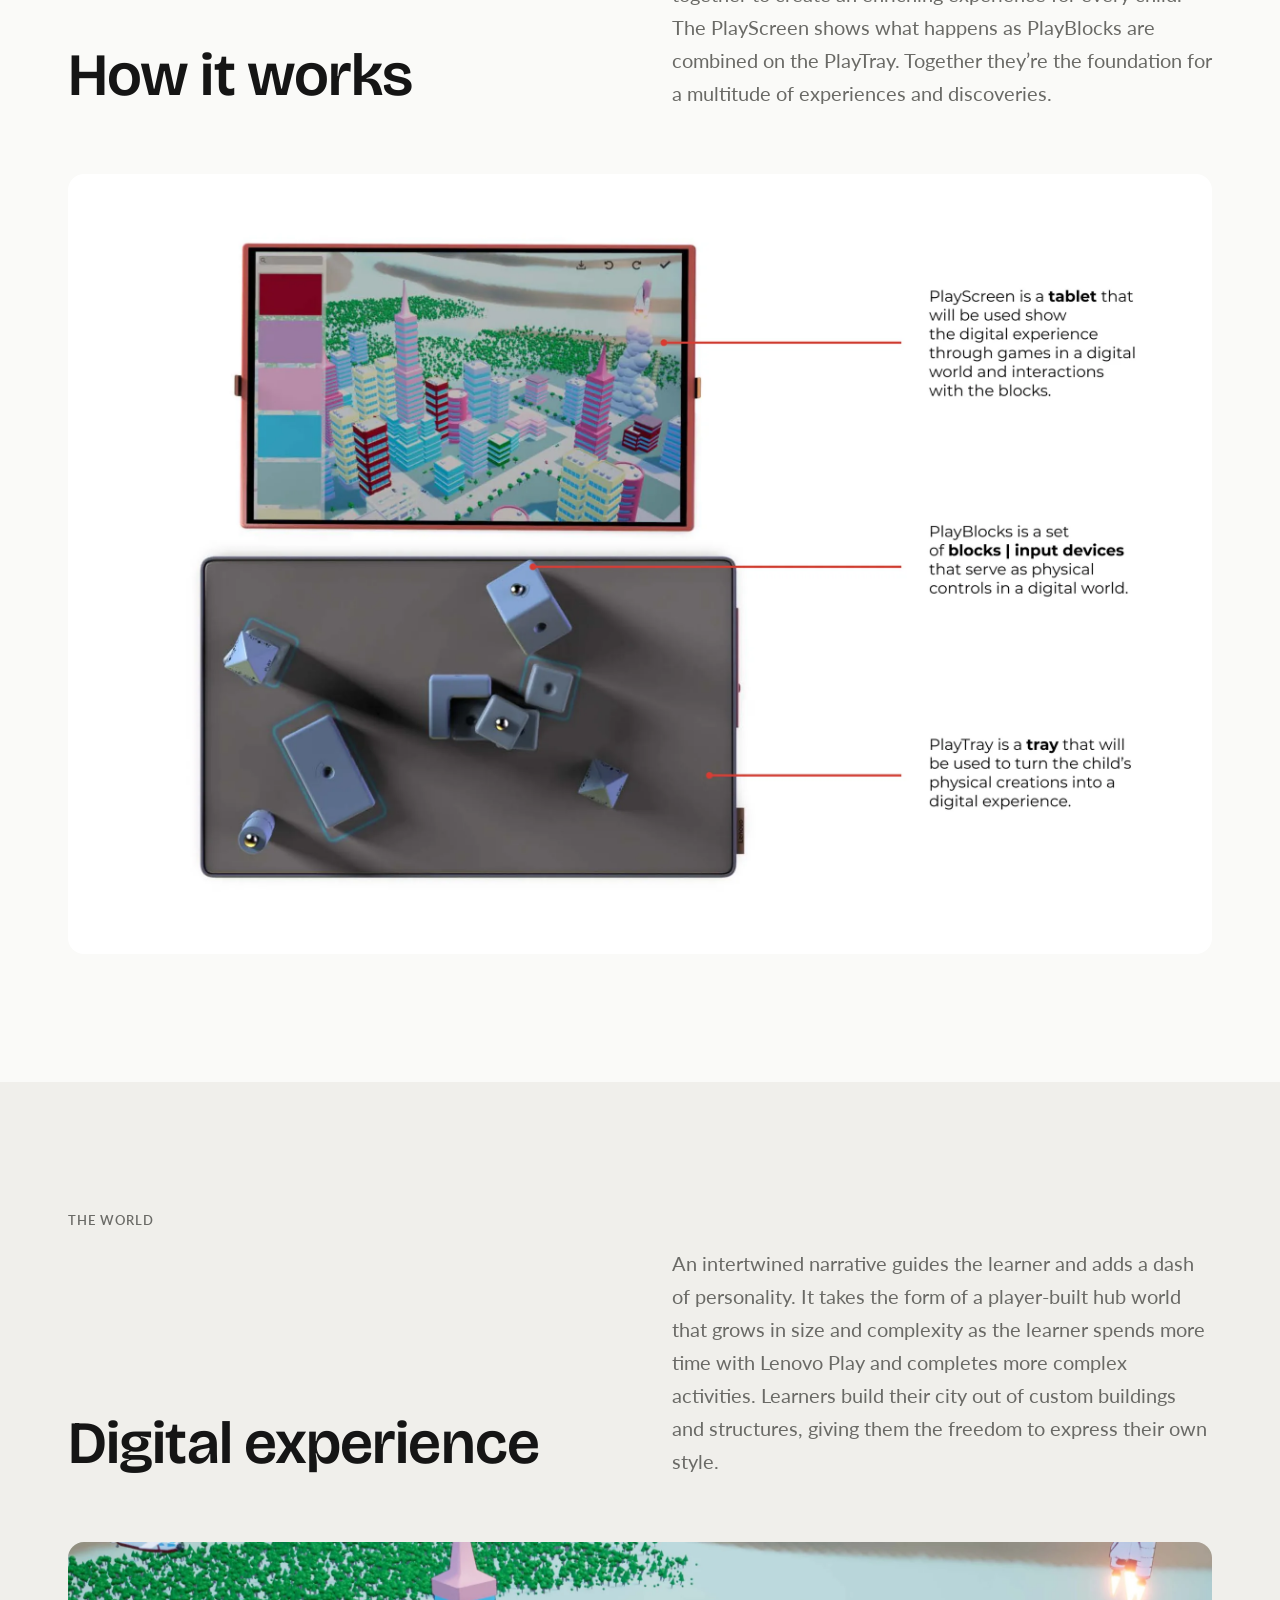
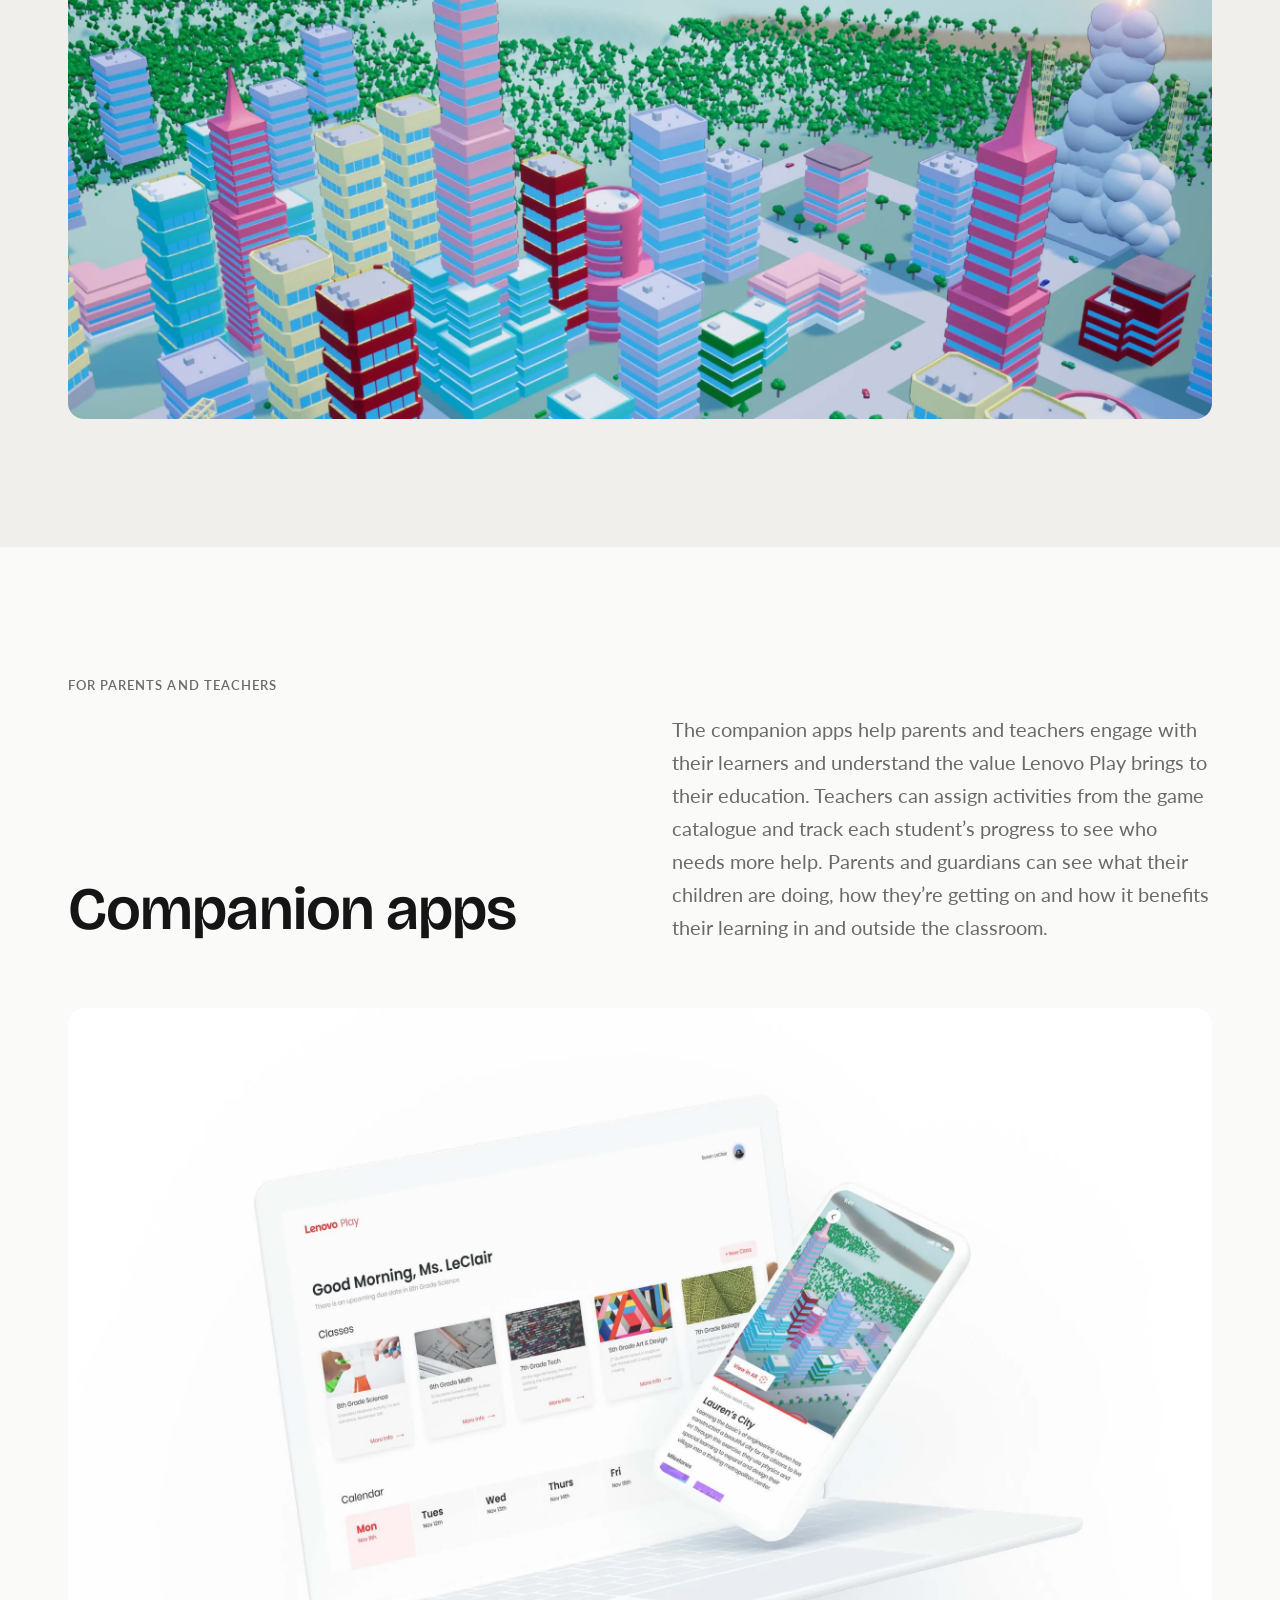
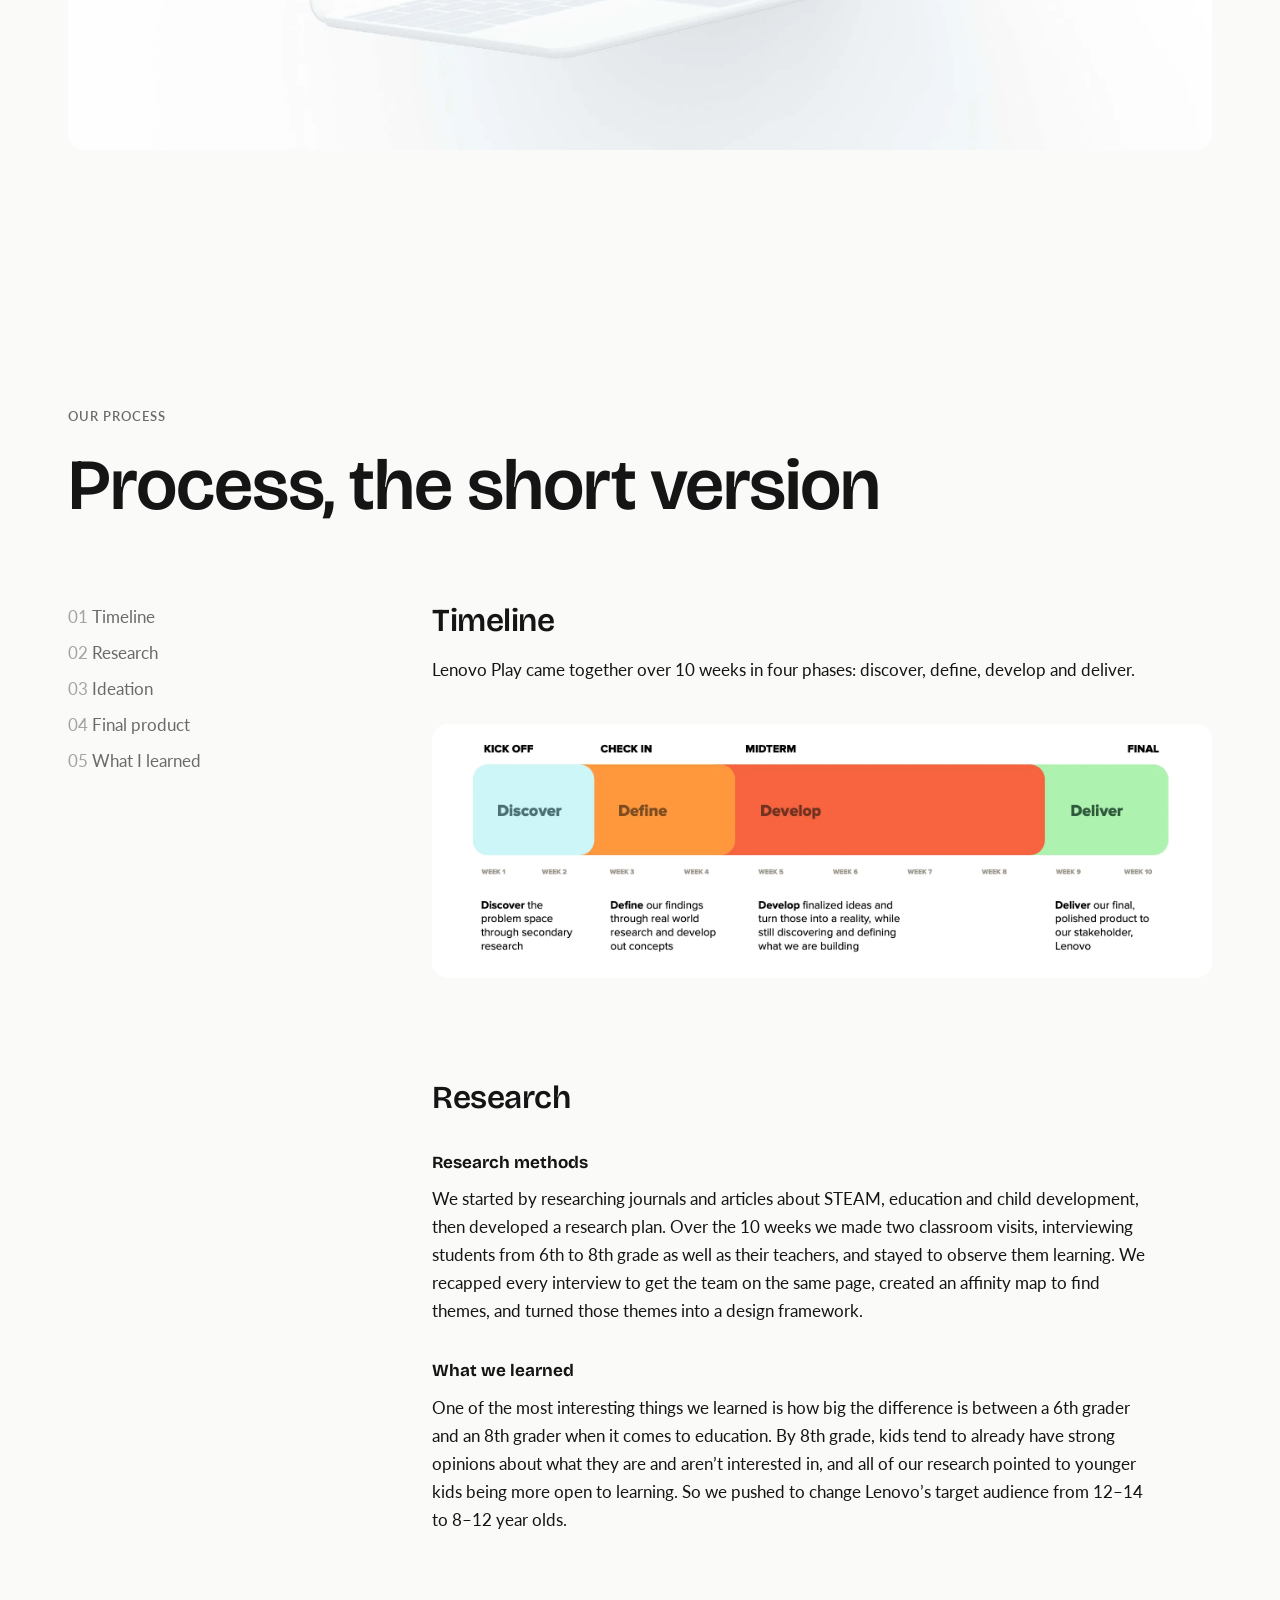
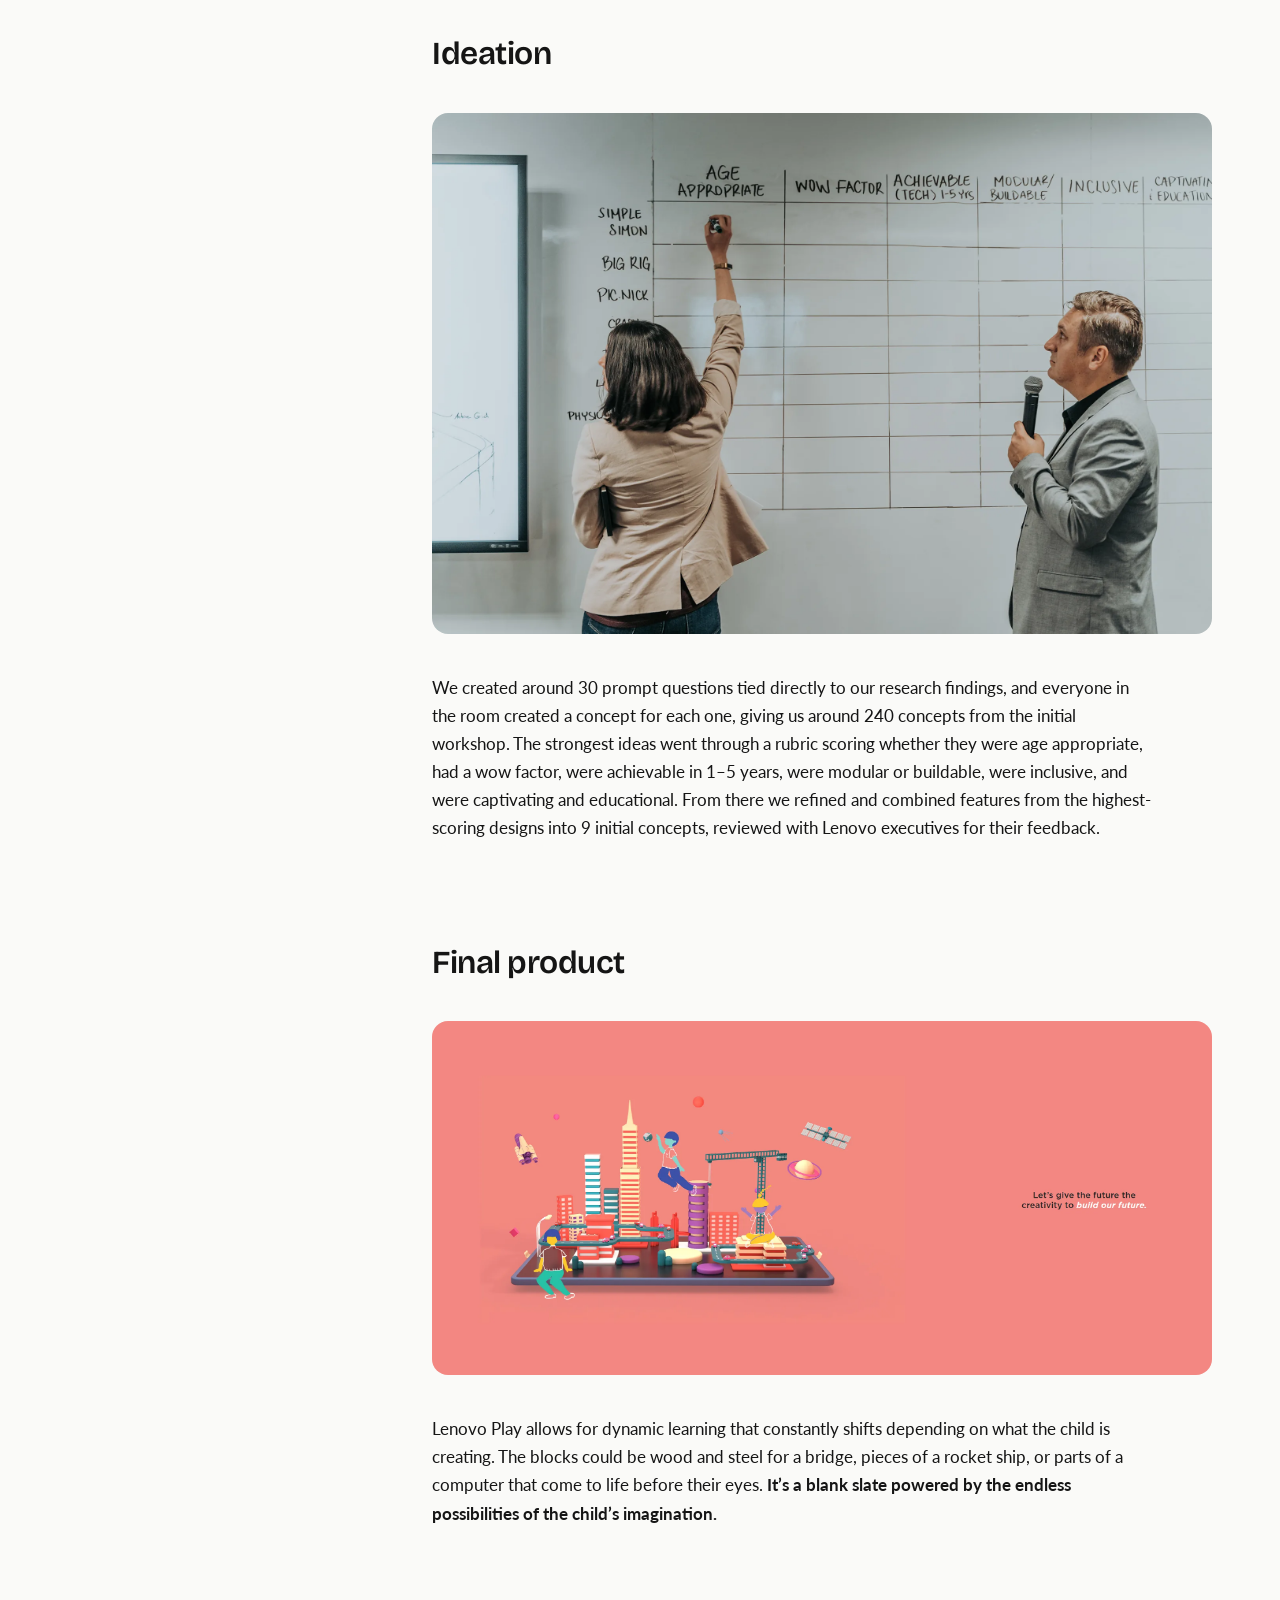
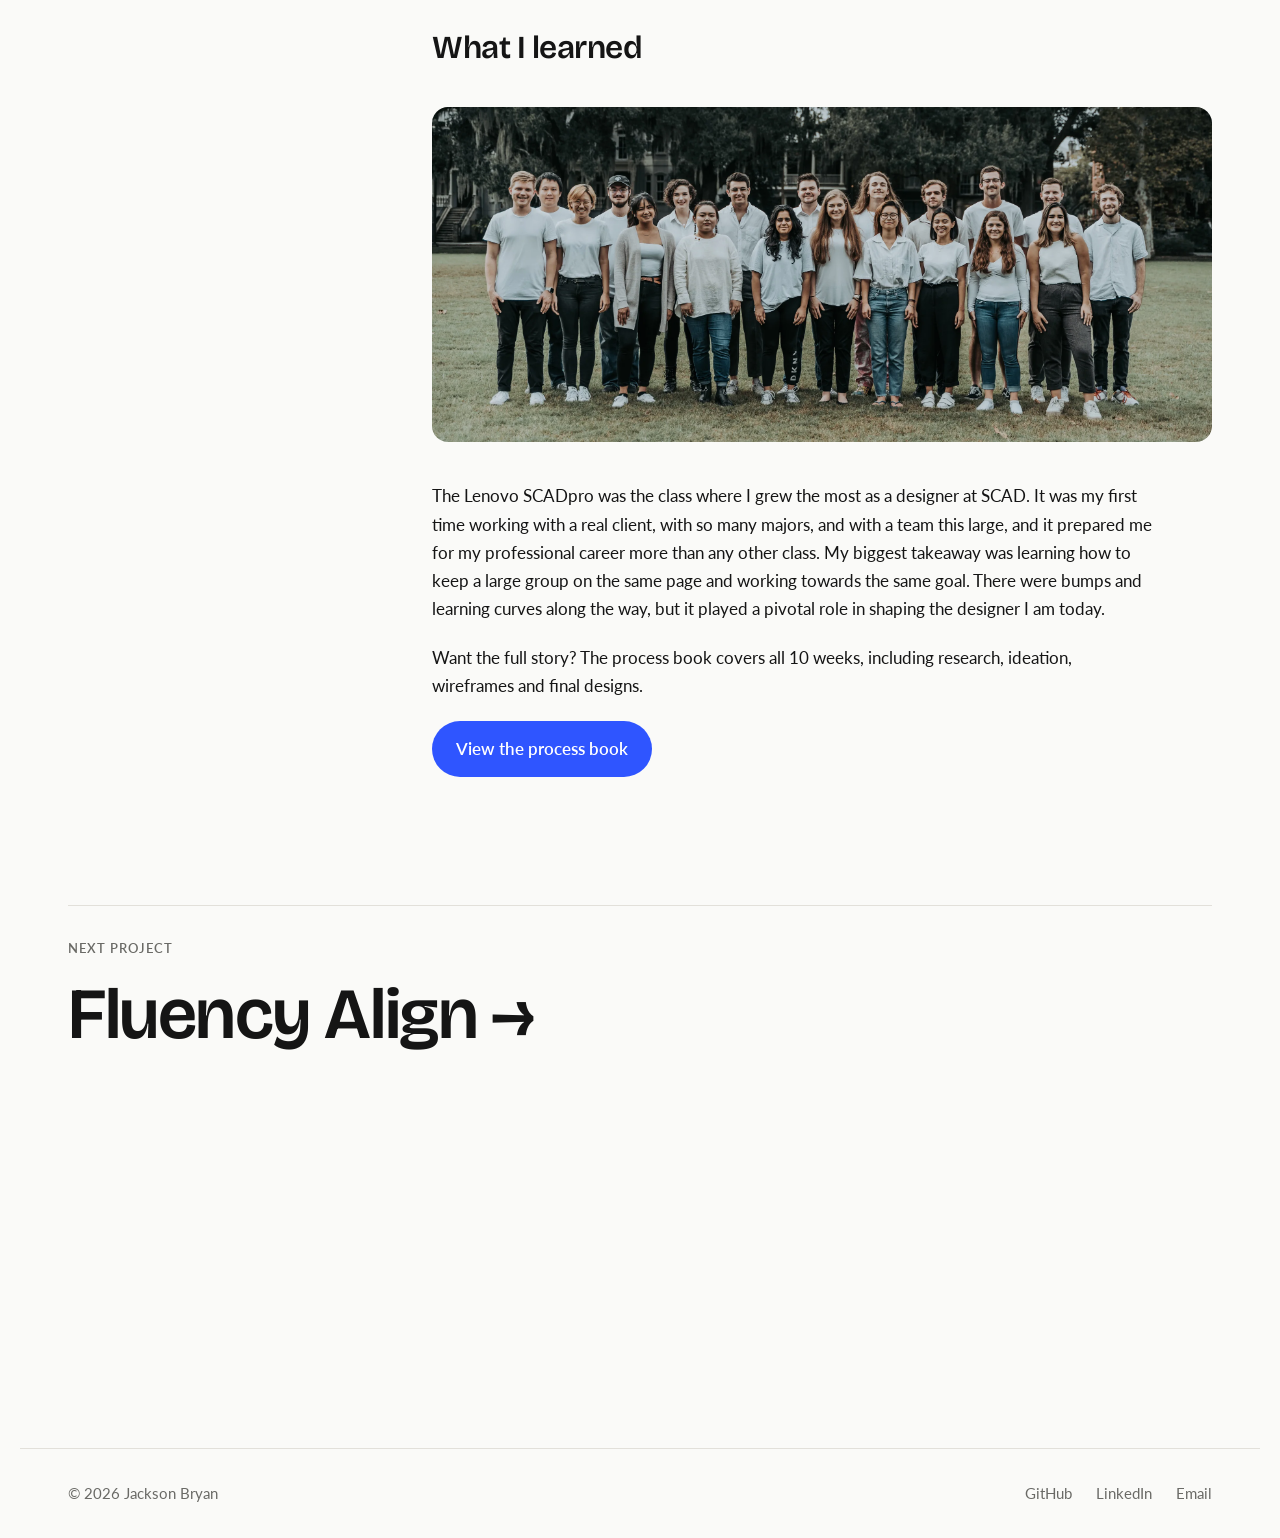
<file: projects/lenovo.html>
<!DOCTYPE html>
<html lang="en" class="project-page">
<head>
  <meta charset="UTF-8">
  <meta name="viewport" content="width=device-width, initial-scale=1.0">
  <title>Lenovo Play | Jackson Bryan</title>
  <meta name="description" content="Lenovo Play: an educational toy and companion apps that introduce children to STEAM through play.">
  <!-- Social previews (site is served from GitHub Pages) -->
  <meta property="og:type" content="article">
  <meta property="og:site_name" content="Jackson Bryan">
  <meta property="og:title" content="Lenovo Play | Jackson Bryan">
  <meta property="og:description" content="Lenovo Play: an educational toy and companion apps that introduce children to STEAM through play.">
  <meta property="og:url" content="https://jacksonbryan28.github.io/portfolio/projects/lenovo.html">
  <meta property="og:image" content="https://jacksonbryan28.github.io/portfolio/images/lenovo/hero.webp">
  <meta name="twitter:card" content="summary_large_image">
  <!-- shared:head -->
  <link rel="preconnect" href="https://fonts.googleapis.com">
  <link rel="preconnect" href="https://fonts.gstatic.com" crossorigin>
  <link rel="stylesheet" href="https://fonts.googleapis.com/css2?family=Bricolage+Grotesque:opsz,wght@12..96,400..800&family=Lato:ital,wght@0,400;0,700;1,400&display=swap">
  <link rel="stylesheet" href="../css/styles.css?v=c8efeedb">
  <!-- /shared:head -->
</head>
<body>

  <!-- shared:header -->
  <header>
    <nav>
      <a href="../index.html" class="logo">Jackson Bryan</a>
      <ul>
        <li><a href="../index.html#projects">Work</a></li>
        <li><a href="../about.html">About</a></li>
      </ul>
    </nav>
  </header>
  <!-- /shared:header -->

  <!-- The hold container gives the page extra scroll room so it can stay
       still while the hero image expands (see js/project-hero.js). -->
  <div class="project-hold">
  <main>

    <!-- ===================================================================
         1. Hero
         Same order as the home page card: image, name, description, tags.
         data-project matches the card on the home page, and tools/sync.mjs
         gives each data-vt piece the same view-transition-name as its
         counterpart on the card, so the card expands into this hero.
         =================================================================== -->
    <section class="project-hero" data-project="lenovo">
      <figure class="project-hero__media" data-vt="media" style="view-transition-name: lenovo-media">
        <img src="../images/lenovo/hero.webp" alt="The Lenovo logo on a red banner" width="2400" height="937">
      </figure>

      <div class="project-hero__intro">
        <h1 class="project-hero__title" data-vt="title" style="view-transition-name: lenovo-title">Lenovo Play</h1>
        <p class="project-hero__summary" data-vt="desc" style="view-transition-name: lenovo-desc">An educational toy and companion apps that introduce children to STEAM through play.</p>
        <ul class="tags project-hero__tags" data-vt="tags" style="view-transition-name: lenovo-tags">
          <li>UX research</li>
          <li>Product design</li>
          <li>Toy + apps</li>
        </ul>
      </div>
    </section>

    <!-- ===================================================================
         2. Overview
         =================================================================== -->
    <section class="project-overview" aria-labelledby="overview-heading">
      <aside class="project-overview__details">
        <dl>
          <div>
            <dt>Deliverable</dt>
            <dd>STEAM educational toy and companion apps</dd>
          </div>
          <div>
            <dt>Client</dt>
            <dd>Lenovo</dd>
          </div>
          <div>
            <dt>Setting</dt>
            <dd>SCADpro project with 20 designers across 8 majors</dd>
          </div>
          <div>
            <dt>Timeline</dt>
            <dd>10 weeks</dd>
          </div>
        </dl>
        <a href="https://drive.google.com/file/d/1fjE_T-JA29EGV6eOtZSXL6daPt_DuWd1/view?usp=sharing" class="button" target="_blank" rel="noopener">Process book</a>
      </aside>

      <div class="project-overview__body">
        <p class="eyebrow">The problem</p>
        <h2 id="overview-heading">How can we spark every child&rsquo;s interest in STEAM through a fun, interactive physical experience, no matter their background?</h2>

        <h3>Summary</h3>
        <p class="lead">To support Lenovo&rsquo;s work encouraging more diversity among students considering STEAM careers, Lenovo partnered with SCAD to create an educational experience for young children. Our goal was to spark their interest in related career paths, in the hope of encouraging greater diversity in the industry.</p>

        <h3>Our solution</h3>
        <p>An educational toy that introduces children to STEAM through play. Using an interactive tray and smart blocks, children&rsquo;s imaginations are turned into reality through a digital experience.</p>
      </div>
    </section>

    <!-- Video: drop the Lenovo Play video in here, e.g.
    <figure class="project-video">
      <video src="../images/lenovo/lenovo-play.mp4" poster="../images/lenovo/play.webp"
             autoplay muted loop playsinline></video>
    </figure>
    -->

    <!-- ===================================================================
         3. Key features
         =================================================================== -->
    <section class="features" aria-label="Key features">

      <article class="feature">
        <div class="feature__text">
          <p class="eyebrow">The product</p>
          <h2>Lenovo Play</h2>
          <p>Lenovo Play empowers children&rsquo;s imagination and creativity through dynamic learning that shifts with whatever the child is creating. The blocks could be wood and steel for a bridge a car drives over, pieces of a rocket ship that launches into space through trial and error, or parts of a computer that come to life before their eyes.</p>
        </div>
        <figure class="feature__media">
          <img src="../images/lenovo/play.webp" alt="Lenovo Play in an exploded view: a screen, an interactive tray and building blocks" width="2400" height="1349" loading="lazy">
        </figure>
      </article>

      <article class="feature">
        <div class="feature__text">
          <p class="eyebrow">The system</p>
          <h2>How it works</h2>
          <p>Lenovo Play is a system of physical and digital inputs working together to create an enriching experience for every child. The PlayScreen shows what happens as PlayBlocks are combined on the PlayTray. Together they&rsquo;re the foundation for a multitude of experiences and discoveries.</p>
        </div>
        <figure class="feature__media">
          <img src="../images/lenovo/how-it-works.webp" alt="The three parts of Lenovo Play: PlayScreen, a tablet that shows the digital world; PlayBlocks, physical controls for that world; and PlayTray, which turns the child&rsquo;s creations into a digital experience" width="2400" height="1636" loading="lazy">
        </figure>
      </article>

      <article class="feature">
        <div class="feature__text">
          <p class="eyebrow">The world</p>
          <h2>Digital experience</h2>
          <p>An intertwined narrative guides the learner and adds a dash of personality. It takes the form of a player-built hub world that grows in size and complexity as the learner spends more time with Lenovo Play and completes more complex activities. Learners build their city out of custom buildings and structures, giving them the freedom to express their own style.</p>
        </div>
        <figure class="feature__media">
          <img src="../images/lenovo/digital-experience.webp" alt="The digital city: pastel-coloured buildings with a rocket launching in the background" width="2400" height="1001" loading="lazy">
        </figure>
      </article>

      <article class="feature">
        <div class="feature__text">
          <p class="eyebrow">For parents and teachers</p>
          <h2>Companion apps</h2>
          <p>The companion apps help parents and teachers engage with their learners and understand the value Lenovo Play brings to their education. Teachers can assign activities from the game catalogue and track each student&rsquo;s progress to see who needs more help. Parents and guardians can see what their children are doing, how they&rsquo;re getting on and how it benefits their learning in and outside the classroom.</p>
        </div>
        <figure class="feature__media">
          <img src="../images/lenovo/companion-apps.webp" alt="The Lenovo Play companion app on a laptop and a tablet" width="2400" height="1558" loading="lazy">
        </figure>
      </article>

    </section>

    <!-- ===================================================================
         4. Case study deep dive
         =================================================================== -->
    <section class="case-study" aria-labelledby="case-study-heading">
      <div class="case-study__header">
        <p class="eyebrow">Our process</p>
        <h2 id="case-study-heading">Process, the short version</h2>
      </div>

      <div class="case-study__layout">
        <nav class="case-study__toc" aria-label="Case study contents">
          <ol>
            <li><a href="#process">Timeline</a></li>
            <li><a href="#research">Research</a></li>
            <li><a href="#ideation">Ideation</a></li>
            <li><a href="#final-product">Final product</a></li>
            <li><a href="#what-i-learned">What I learned</a></li>
          </ol>
        </nav>

        <div class="case-study__body">

          <section id="process">
            <h3>Timeline</h3>
            <p>Lenovo Play came together over 10 weeks in four phases: discover, define, develop and deliver.</p>
            <figure>
              <img src="../images/lenovo/timeline.webp" alt="Project timeline over 10 weeks: Discover the problem space through secondary research; Define our findings through real-world research and develop concepts; Develop finalized ideas; Deliver our final product to Lenovo" width="1868" height="608" loading="lazy">
            </figure>
          </section>

          <section id="research">
            <h3>Research</h3>
            <h4>Research methods</h4>
            <p>We started by researching journals and articles about STEAM, education and child development, then developed a research plan. Over the 10 weeks we made two classroom visits, interviewing students from 6th to 8th grade as well as their teachers, and stayed to observe them learning. We recapped every interview to get the team on the same page, created an affinity map to find themes, and turned those themes into a design framework.</p>

            <h4>What we learned</h4>
            <p>One of the most interesting things we learned is how big the difference is between a 6th grader and an 8th grader when it comes to education. By 8th grade, kids tend to already have strong opinions about what they are and aren&rsquo;t interested in, and all of our research pointed to younger kids being more open to learning. So we pushed to change Lenovo&rsquo;s target audience from 12&ndash;14 to 8&ndash;12 year olds.</p>
          </section>

          <section id="ideation">
            <h3>Ideation</h3>
            <figure>
              <img src="../images/lenovo/ideation.webp" alt="Two Lenovo executives ranking our initial design ideas on a whiteboard" width="1979" height="1322" loading="lazy">
            </figure>
            <p>We created around 30 prompt questions tied directly to our research findings, and everyone in the room created a concept for each one, giving us around 240 concepts from the initial workshop. The strongest ideas went through a rubric scoring whether they were age appropriate, had a wow factor, were achievable in 1&ndash;5 years, were modular or buildable, were inclusive, and were captivating and educational. From there we refined and combined features from the highest-scoring designs into 9 initial concepts, reviewed with Lenovo executives for their feedback.</p>
          </section>

          <section id="final-product">
            <h3>Final product</h3>
            <figure>
              <img src="../images/lenovo/final-product.webp" alt="Children building a city on the Lenovo Play tray, with the line &ldquo;Let&rsquo;s give the future the creativity to build our future&rdquo;" width="2400" height="1089" loading="lazy">
            </figure>
            <p>Lenovo Play allows for dynamic learning that constantly shifts depending on what the child is creating. The blocks could be wood and steel for a bridge, pieces of a rocket ship, or parts of a computer that come to life before their eyes. <strong>It&rsquo;s a blank slate powered by the endless possibilities of the child&rsquo;s imagination.</strong></p>
          </section>

          <section id="what-i-learned">
            <h3>What I learned</h3>
            <figure>
              <img src="../images/lenovo/team.webp" alt="Group photo of the students who worked on the project" width="2400" height="1033" loading="lazy">
            </figure>
            <p>The Lenovo SCADpro was the class where I grew the most as a designer at SCAD. It was my first time working with a real client, with so many majors, and with a team this large, and it prepared me for my professional career more than any other class. My biggest takeaway was learning how to keep a large group on the same page and working towards the same goal. There were bumps and learning curves along the way, but it played a pivotal role in shaping the designer I am today.</p>
            <p>Want the full story? The process book covers all 10 weeks, including research, ideation, wireframes and final designs.</p>
            <a href="https://drive.google.com/file/d/1fjE_T-JA29EGV6eOtZSXL6daPt_DuWd1/view?usp=sharing" class="button" target="_blank" rel="noopener">View the process book</a>
          </section>

        </div>
      </div>
    </section>

    <!-- ===================================================================
         5. Next project
         =================================================================== -->
    <nav class="next-project" aria-label="Next project">
      <a href="fluency-align.html">
        <span class="eyebrow">Next project</span>
        <strong>Fluency Align &rarr;</strong>
      </a>
    </nav>

  </main>
  </div>

  <!-- shared:footer -->
  <footer>
    <p>&copy; 2026 Jackson Bryan</p>
    <ul>
      <li><a href="https://github.com/jacksonbryan28">GitHub</a></li>
      <li><a href="https://www.linkedin.com/in/jacksonbryan28/">LinkedIn</a></li>
      <li><a href="mailto:jacksonbryan280@gmail.com">Email</a></li>
    </ul>
  </footer>
  <!-- /shared:footer -->

  <script src="../js/project-hero.js?v=85af9ac8" defer></script>

</body>
</html>
</file>
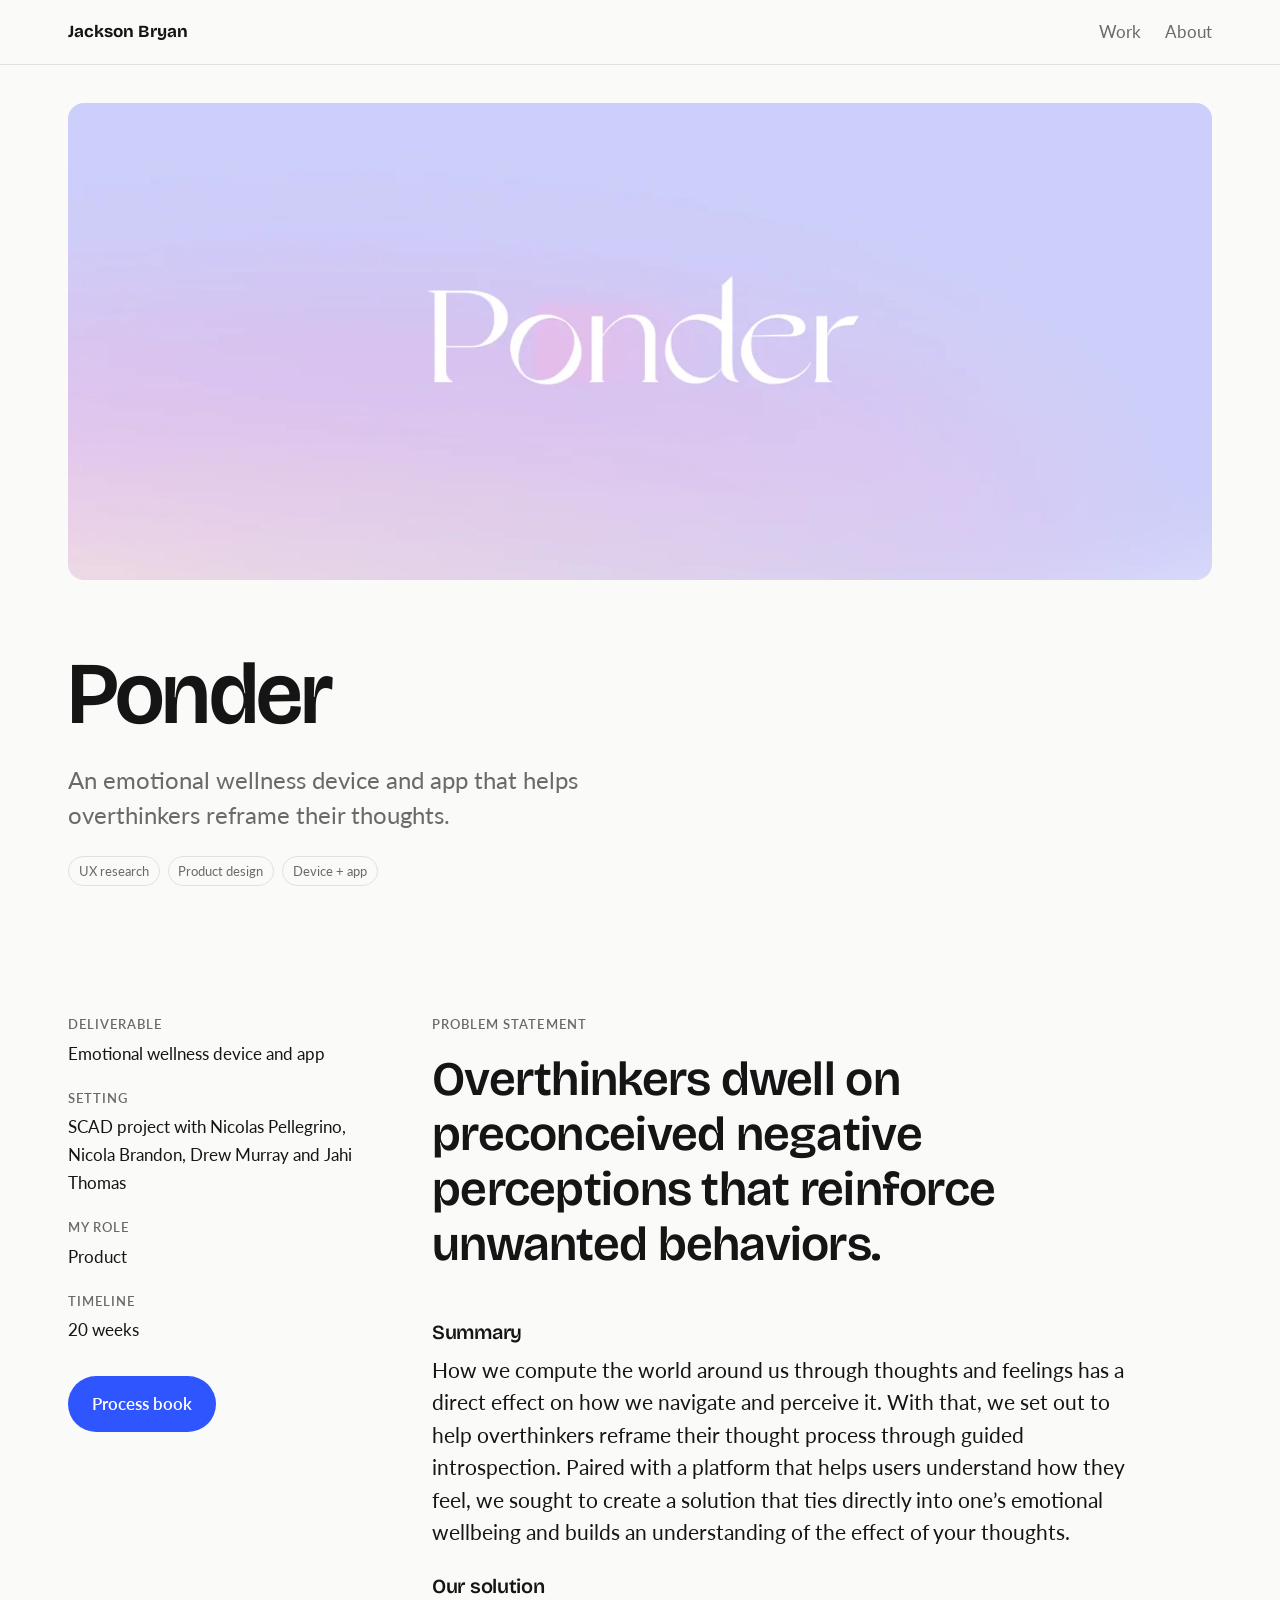
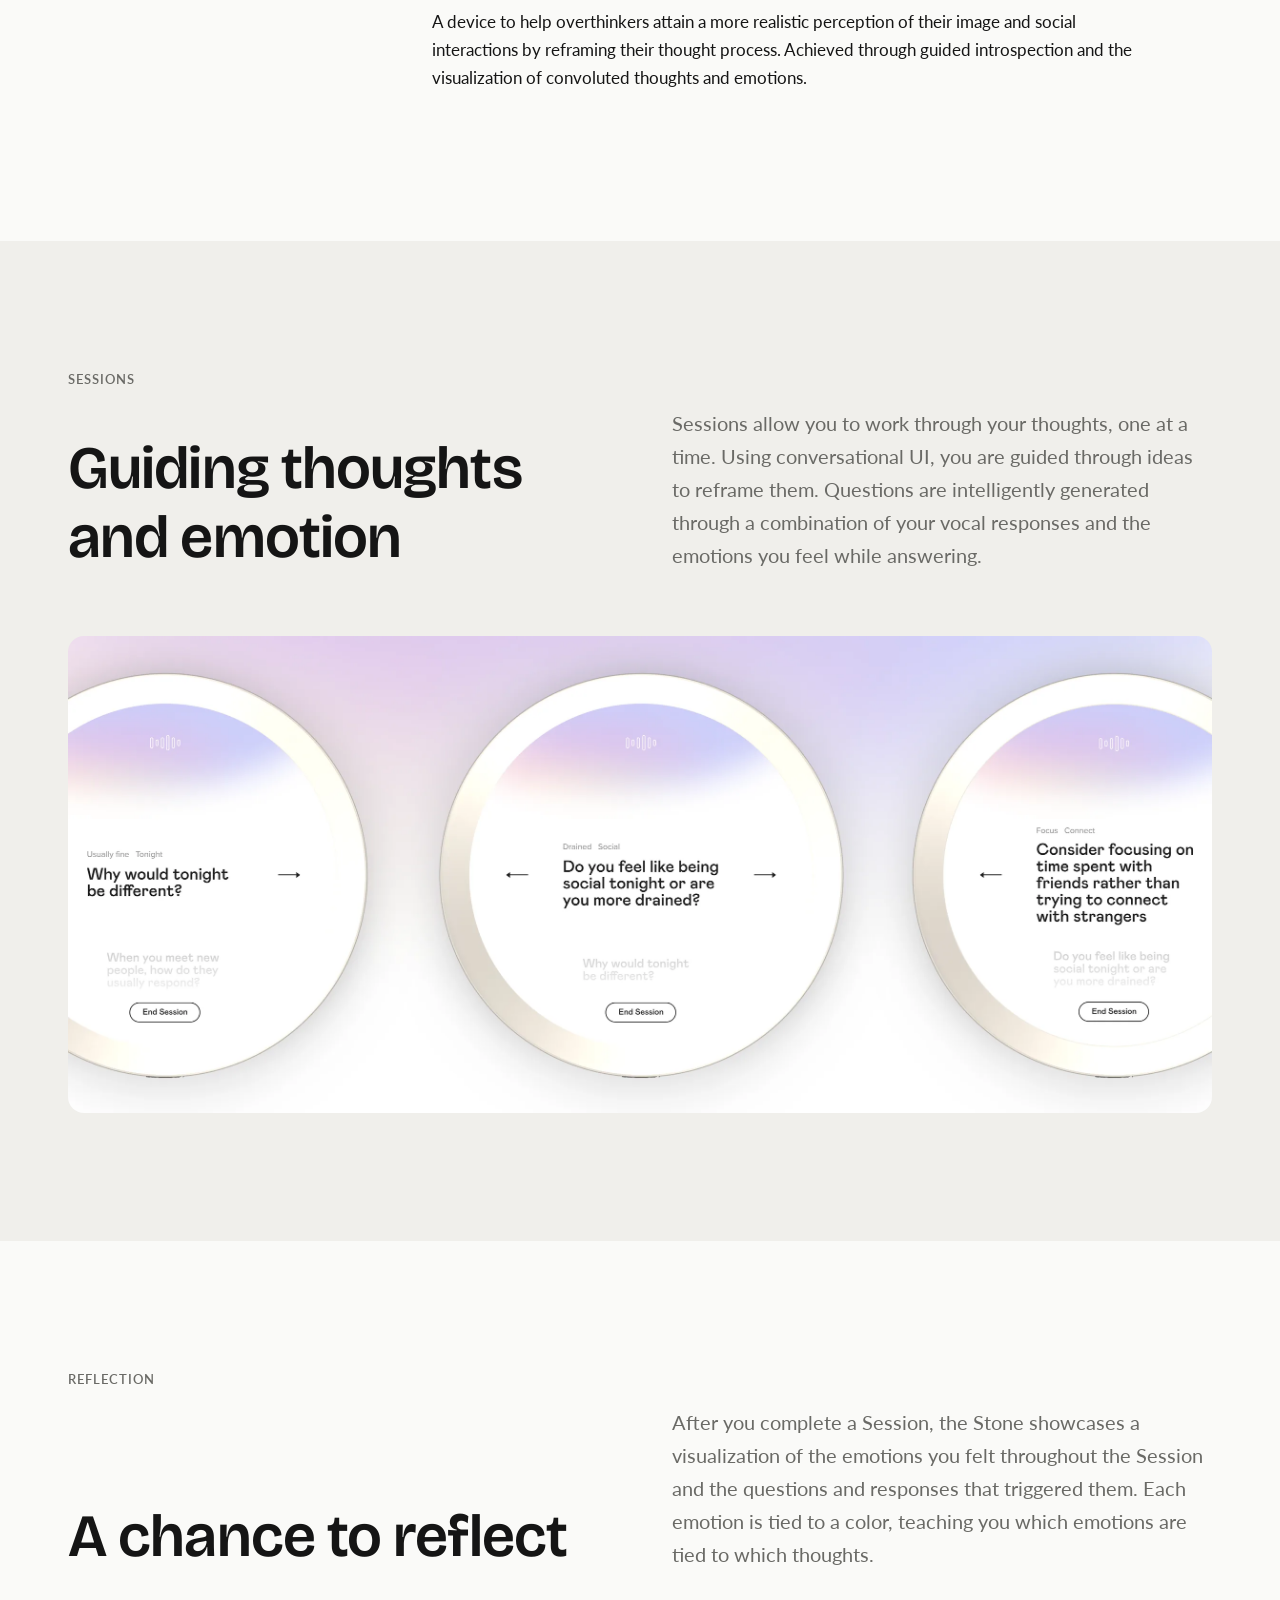
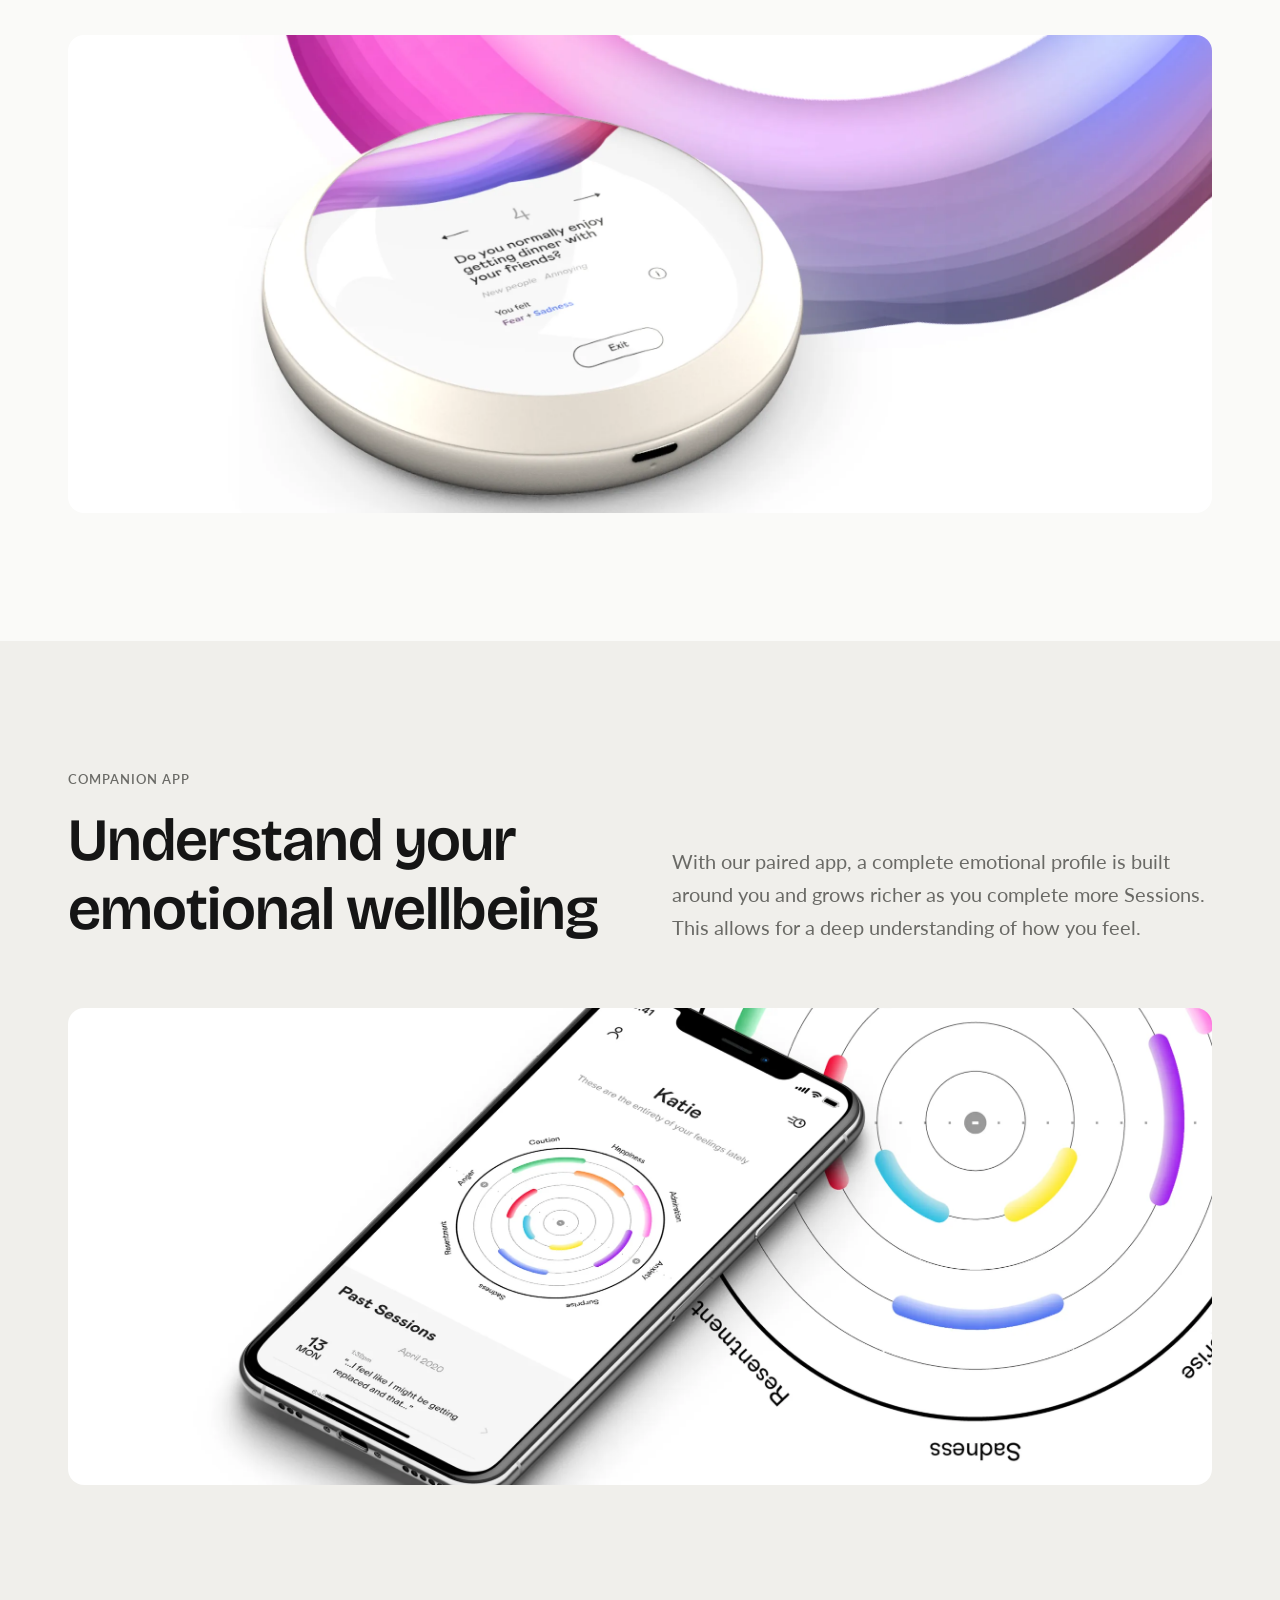
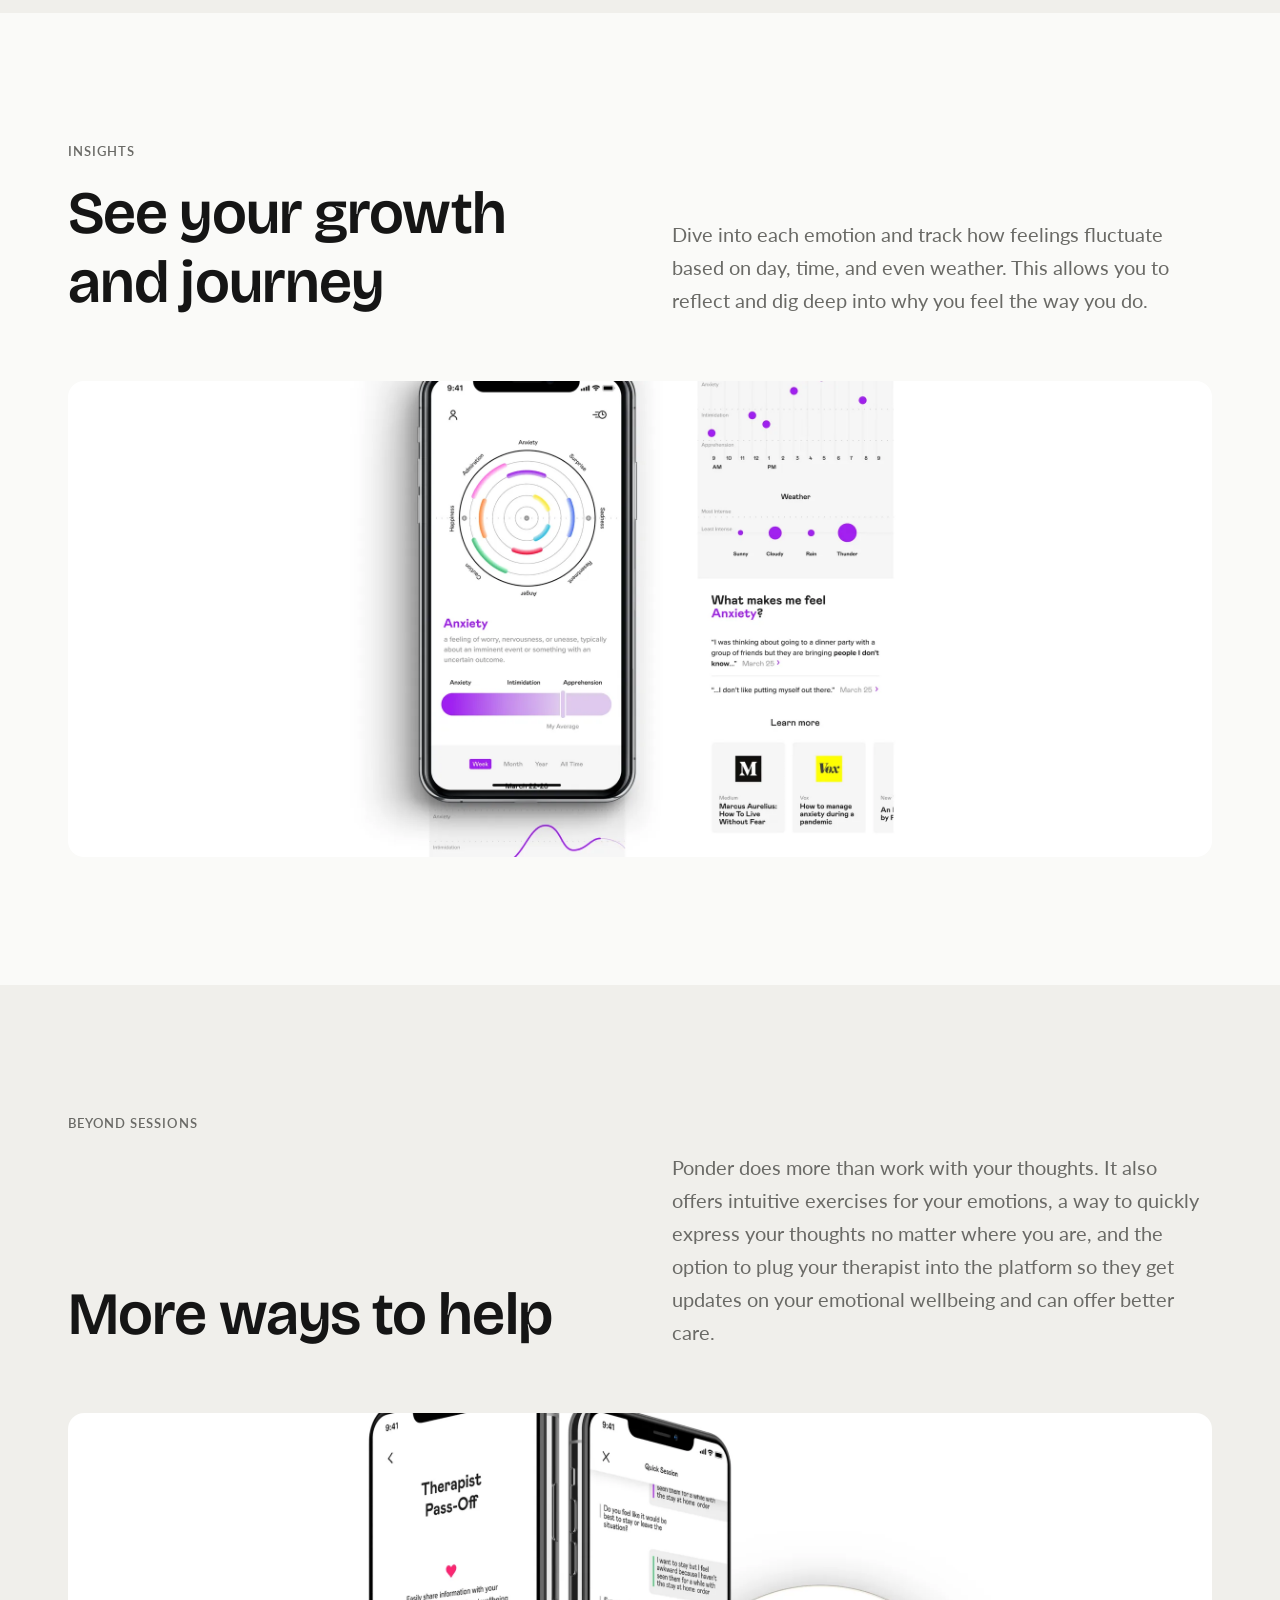
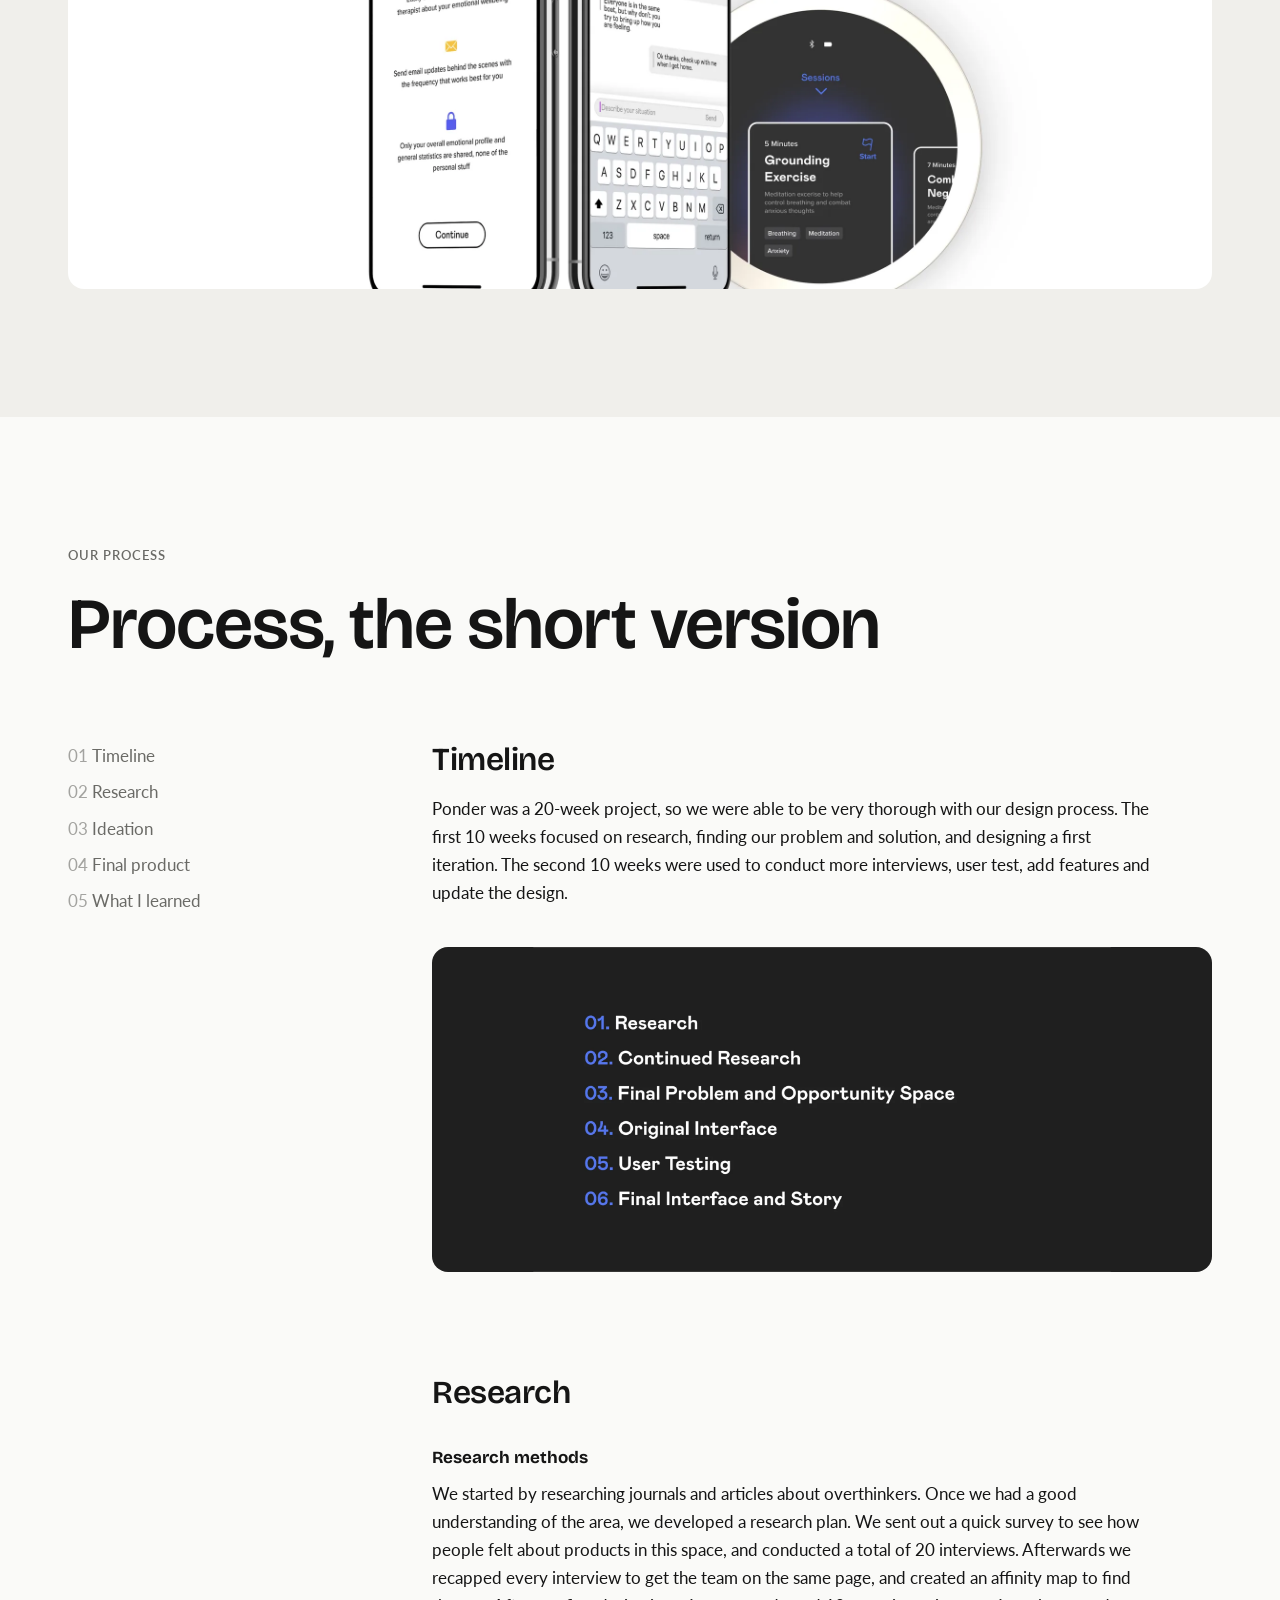
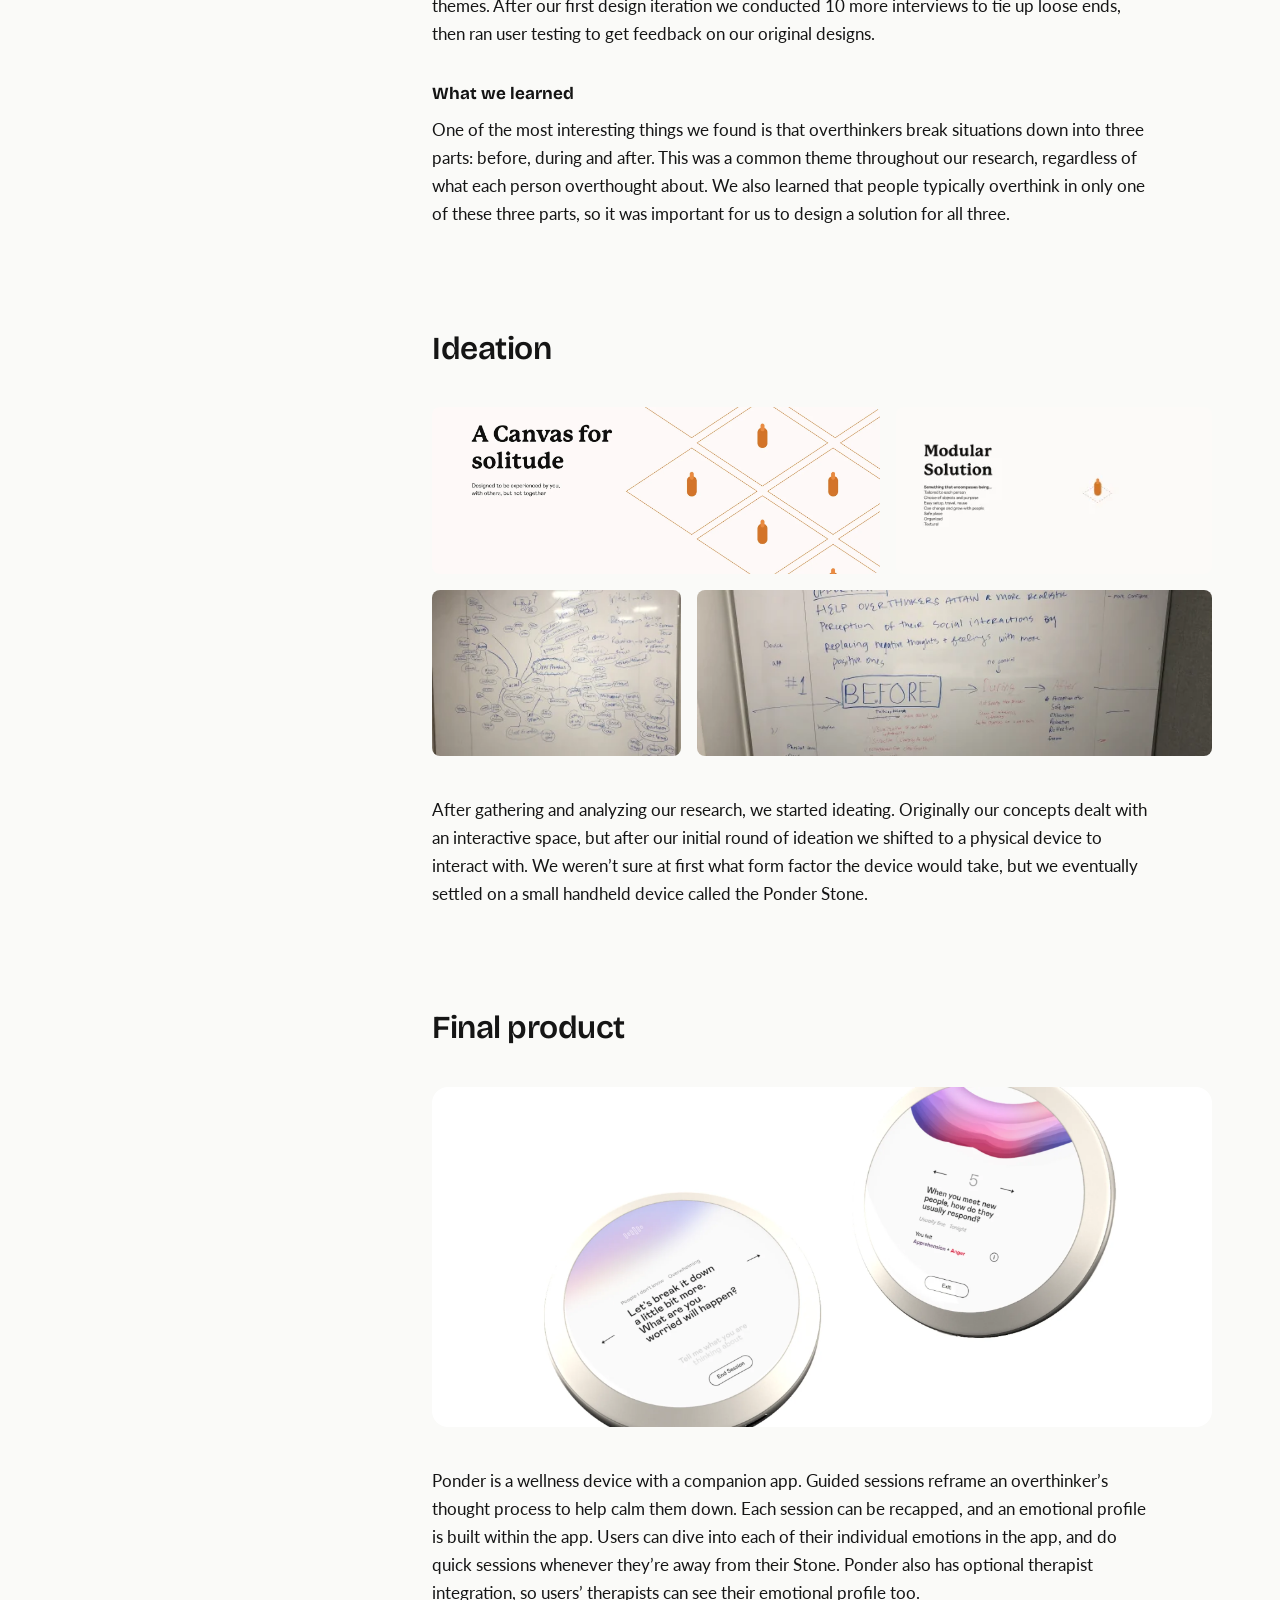
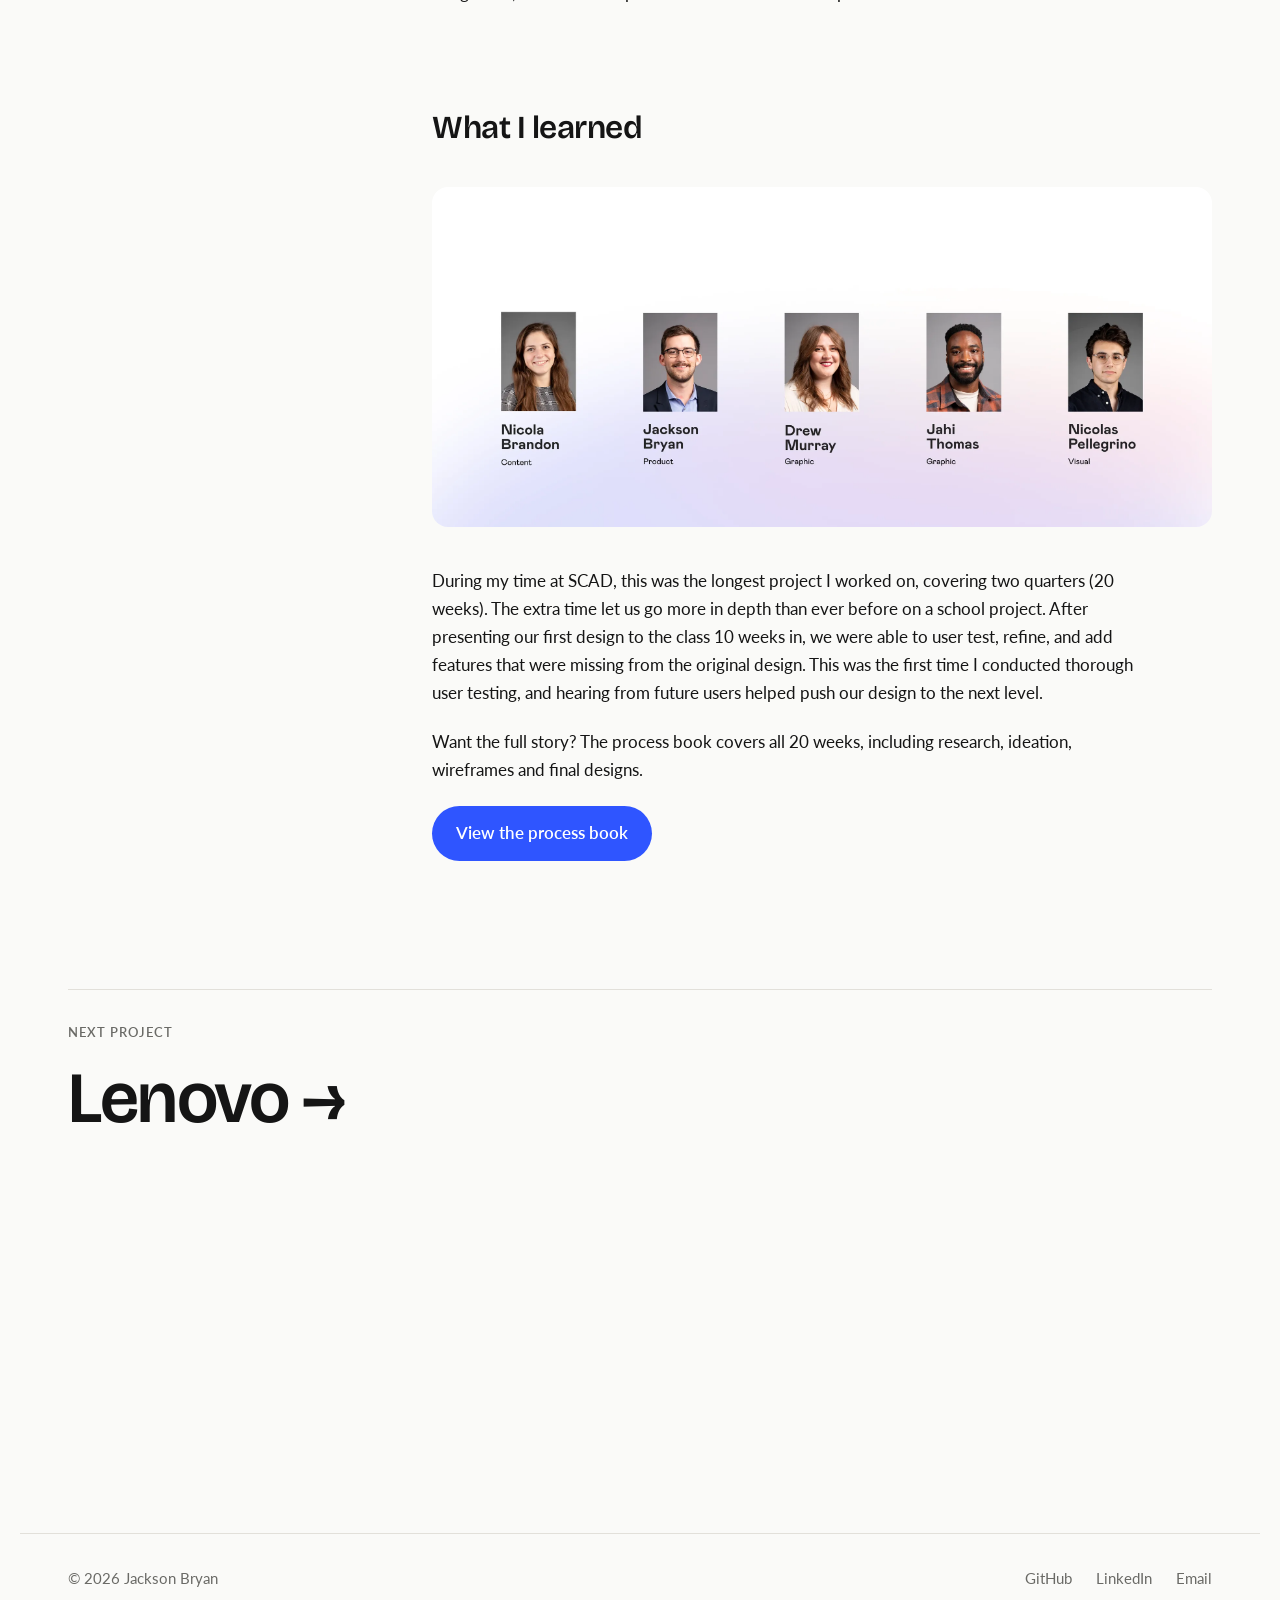
<file: projects/ponder.html>
<!DOCTYPE html>
<html lang="en" class="project-page">
<head>
  <meta charset="UTF-8">
  <meta name="viewport" content="width=device-width, initial-scale=1.0">
  <title>Ponder | Jackson Bryan</title>
  <meta name="description" content="Ponder: an emotional wellness device and app that helps overthinkers reframe their thoughts through guided introspection.">
  <!-- Social previews (site is served from GitHub Pages) -->
  <meta property="og:type" content="article">
  <meta property="og:site_name" content="Jackson Bryan">
  <meta property="og:title" content="Ponder | Jackson Bryan">
  <meta property="og:description" content="Ponder: an emotional wellness device and app that helps overthinkers reframe their thoughts through guided introspection.">
  <meta property="og:url" content="https://jacksonbryan28.github.io/portfolio/projects/ponder.html">
  <meta property="og:image" content="https://jacksonbryan28.github.io/portfolio/images/ponder/hero.webp">
  <meta name="twitter:card" content="summary_large_image">
  <!-- shared:head -->
  <link rel="preconnect" href="https://fonts.googleapis.com">
  <link rel="preconnect" href="https://fonts.gstatic.com" crossorigin>
  <link rel="stylesheet" href="https://fonts.googleapis.com/css2?family=Bricolage+Grotesque:opsz,wght@12..96,400..800&family=Lato:ital,wght@0,400;0,700;1,400&display=swap">
  <link rel="stylesheet" href="../css/styles.css?v=c8efeedb">
  <!-- /shared:head -->
</head>
<body>

  <!-- shared:header -->
  <header>
    <nav>
      <a href="../index.html" class="logo">Jackson Bryan</a>
      <ul>
        <li><a href="../index.html#projects">Work</a></li>
        <li><a href="../about.html">About</a></li>
      </ul>
    </nav>
  </header>
  <!-- /shared:header -->

  <!-- The hold container gives the page extra scroll room so it can stay
       still while the hero image expands (see js/project-hero.js). -->
  <div class="project-hold">
  <main>

    <!-- ===================================================================
         1. Hero
         Same order as the home page card: image, name, description, tags.
         data-project matches the card on the home page, and tools/sync.mjs
         gives each data-vt piece the same view-transition-name as its
         counterpart on the card, so the card expands into this hero.
         =================================================================== -->
    <section class="project-hero" data-project="ponder">
      <figure class="project-hero__media" data-vt="media" style="view-transition-name: ponder-media">
        <img src="../images/ponder/hero.webp" alt="The Ponder wordmark on a soft lilac gradient" width="1440" height="561">
      </figure>

      <div class="project-hero__intro">
        <h1 class="project-hero__title" data-vt="title" style="view-transition-name: ponder-title">Ponder</h1>
        <p class="project-hero__summary" data-vt="desc" style="view-transition-name: ponder-desc">An emotional wellness device and app that helps overthinkers reframe their thoughts.</p>
        <ul class="tags project-hero__tags" data-vt="tags" style="view-transition-name: ponder-tags">
          <li>UX research</li>
          <li>Product design</li>
          <li>Device + app</li>
        </ul>
      </div>
    </section>

    <!-- ===================================================================
         2. Overview
         =================================================================== -->
    <section class="project-overview" aria-labelledby="overview-heading">
      <aside class="project-overview__details">
        <dl>
          <div>
            <dt>Deliverable</dt>
            <dd>Emotional wellness device and app</dd>
          </div>
          <div>
            <dt>Setting</dt>
            <dd>SCAD project with Nicolas Pellegrino, Nicola Brandon, Drew Murray and Jahi Thomas</dd>
          </div>
          <div>
            <dt>My role</dt>
            <dd>Product</dd>
          </div>
          <div>
            <dt>Timeline</dt>
            <dd>20 weeks</dd>
          </div>
        </dl>
        <a href="https://drive.google.com/file/d/1AacWafK9bFxEPCCyP_GKLF_IUV-hZsvO/view?usp=sharing" class="button" target="_blank" rel="noopener">Process book</a>
      </aside>

      <div class="project-overview__body">
        <p class="eyebrow">Problem statement</p>
        <h2 id="overview-heading">Overthinkers dwell on preconceived negative perceptions that reinforce unwanted behaviors.</h2>

        <h3>Summary</h3>
        <p class="lead">How we compute the world around us through thoughts and feelings has a direct effect on how we navigate and perceive it. With that, we set out to help overthinkers reframe their thought process through guided introspection. Paired with a platform that helps users understand how they feel, we sought to create a solution that ties directly into one&rsquo;s emotional wellbeing and builds an understanding of the effect of your thoughts.</p>

        <h3>Our solution</h3>
        <p>A device to help overthinkers attain a more realistic perception of their image and social interactions by reframing their thought process. Achieved through guided introspection and the visualization of convoluted thoughts and emotions.</p>
      </div>
    </section>

    <!-- Video: drop the Ponder product video in here, e.g.
    <figure class="project-video">
      <video src="../images/ponder/ponder.mp4" poster="../images/ponder/feature-sessions.webp"
             autoplay muted loop playsinline></video>
    </figure>
    -->

    <!-- ===================================================================
         3. Key features
         =================================================================== -->
    <section class="features" aria-label="Key features">

      <article class="feature">
        <div class="feature__text">
          <p class="eyebrow">Sessions</p>
          <h2>Guiding thoughts and emotion</h2>
          <p>Sessions allow you to work through your thoughts, one at a time. Using conversational UI, you are guided through ideas to reframe them. Questions are intelligently generated through a combination of your vocal responses and the emotions you feel while answering.</p>
        </div>
        <figure class="feature__media">
          <img src="../images/ponder/feature-sessions.webp" alt="Three Ponder Stones showing a guided session asking questions such as &ldquo;Why would tonight be different?&rdquo;" width="2400" height="1001" loading="lazy">
        </figure>
      </article>

      <article class="feature">
        <div class="feature__text">
          <p class="eyebrow">Reflection</p>
          <h2>A chance to reflect</h2>
          <p>After you complete a Session, the Stone showcases a visualization of the emotions you felt throughout the Session and the questions and responses that triggered them. Each emotion is tied to a color, teaching you which emotions are tied to which thoughts.</p>
        </div>
        <figure class="feature__media">
          <img src="../images/ponder/feature-reflect.webp" alt="A Ponder Stone showing the emotions felt during a session, with a colorful ribbon of emotion behind it" width="2400" height="1001" loading="lazy">
        </figure>
      </article>

      <article class="feature">
        <div class="feature__text">
          <p class="eyebrow">Companion app</p>
          <h2>Understand your emotional wellbeing</h2>
          <p>With our paired app, a complete emotional profile is built around you and grows richer as you complete more Sessions. This allows for a deep understanding of how you feel.</p>
        </div>
        <figure class="feature__media">
          <img src="../images/ponder/feature-wellbeing.webp" alt="The Ponder app showing an emotional profile as colored rings for each emotion" width="2400" height="1001" loading="lazy">
        </figure>
      </article>

      <article class="feature">
        <div class="feature__text">
          <p class="eyebrow">Insights</p>
          <h2>See your growth and journey</h2>
          <p>Dive into each emotion and track how feelings fluctuate based on day, time, and even weather. This allows you to reflect and dig deep into why you feel the way you do.</p>
        </div>
        <figure class="feature__media">
          <img src="../images/ponder/feature-growth.webp" alt="The Ponder app showing anxiety trends by time of day and weather" width="2400" height="1000" loading="lazy">
        </figure>
      </article>

      <article class="feature">
        <div class="feature__text">
          <p class="eyebrow">Beyond sessions</p>
          <h2>More ways to help</h2>
          <p>Ponder does more than work with your thoughts. It also offers intuitive exercises for your emotions, a way to quickly express your thoughts no matter where you are, and the option to plug your therapist into the platform so they get updates on your emotional wellbeing and can offer better care.</p>
        </div>
        <figure class="feature__media">
          <img src="../images/ponder/feature-more.webp" alt="Therapist pass-off and quick session screens in the app, next to a Stone showing a grounding exercise" width="2400" height="1000" loading="lazy">
        </figure>
      </article>

    </section>

    <!-- Second video slot from the Figma layout. -->

    <!-- ===================================================================
         4. Case study deep dive
         =================================================================== -->
    <section class="case-study" aria-labelledby="case-study-heading">
      <div class="case-study__header">
        <p class="eyebrow">Our process</p>
        <h2 id="case-study-heading">Process, the short version</h2>
      </div>

      <div class="case-study__layout">
        <nav class="case-study__toc" aria-label="Case study contents">
          <ol>
            <li><a href="#process">Timeline</a></li>
            <li><a href="#research">Research</a></li>
            <li><a href="#ideation">Ideation</a></li>
            <li><a href="#final-product">Final product</a></li>
            <li><a href="#what-i-learned">What I learned</a></li>
          </ol>
        </nav>

        <div class="case-study__body">

          <section id="process">
            <h3>Timeline</h3>
            <p>Ponder was a 20-week project, so we were able to be very thorough with our design process. The first 10 weeks focused on research, finding our problem and solution, and designing a first iteration. The second 10 weeks were used to conduct more interviews, user test, add features and update the design.</p>
            <figure>
              <img src="../images/ponder/timeline.webp" alt="Process timeline: 01 Research, 02 Continued research, 03 Final problem and opportunity space, 04 Original interface, 05 User testing, 06 Final interface and story" width="2400" height="1000" loading="lazy">
            </figure>
          </section>

          <section id="research">
            <h3>Research</h3>
            <h4>Research methods</h4>
            <p>We started by researching journals and articles about overthinkers. Once we had a good understanding of the area, we developed a research plan. We sent out a quick survey to see how people felt about products in this space, and conducted a total of 20 interviews. Afterwards we recapped every interview to get the team on the same page, and created an affinity map to find themes. After our first design iteration we conducted 10 more interviews to tie up loose ends, then ran user testing to get feedback on our original designs.</p>

            <h4>What we learned</h4>
            <p>One of the most interesting things we found is that overthinkers break situations down into three parts: before, during and after. This was a common theme throughout our research, regardless of what each person overthought about. We also learned that people typically overthink in only one of these three parts, so it was important for us to design a solution for all three.</p>
          </section>

          <section id="ideation">
            <h3>Ideation</h3>
            <div class="image-rows">
              <div class="image-row">
                <img style="flex-grow: 540" src="../images/ponder/ideation-canvas.webp" alt="Early concept: &ldquo;A canvas for solitude&rdquo;" width="1600" height="593" loading="lazy">
                <img style="flex-grow: 380" src="../images/ponder/ideation-modular.webp" alt="Early concept: &ldquo;Modular solution&rdquo;" width="380" height="200" loading="lazy">
              </div>
              <div class="image-row">
                <img style="flex-grow: 300" src="../images/ponder/ideation-mindmap.webp" alt="Whiteboard mind map of opportunities" width="300" height="200" loading="lazy">
                <img style="flex-grow: 620" src="../images/ponder/ideation-whiteboard.webp" alt="Whiteboard sketch of the before, during and after framework" width="620" height="200" loading="lazy">
              </div>
            </div>
            <p>After gathering and analyzing our research, we started ideating. Originally our concepts dealt with an interactive space, but after our initial round of ideation we shifted to a physical device to interact with. We weren&rsquo;t sure at first what form factor the device would take, but we eventually settled on a small handheld device called the Ponder Stone.</p>
          </section>

          <section id="final-product">
            <h3>Final product</h3>
            <figure>
              <img src="../images/ponder/final-product.webp" alt="Two Ponder Stones mid-session" width="2400" height="1047" loading="lazy">
            </figure>
            <p>Ponder is a wellness device with a companion app. Guided sessions reframe an overthinker&rsquo;s thought process to help calm them down. Each session can be recapped, and an emotional profile is built within the app. Users can dive into each of their individual emotions in the app, and do quick sessions whenever they&rsquo;re away from their Stone. Ponder also has optional therapist integration, so users&rsquo; therapists can see their emotional profile too.</p>
          </section>

          <section id="what-i-learned">
            <h3>What I learned</h3>
            <figure>
              <img src="../images/ponder/team.webp" alt="The Ponder team: Nicola Brandon (content), Jackson Bryan (product), Drew Murray (graphic), Jahi Thomas (graphic) and Nicolas Pellegrino (visual)" width="2400" height="1047" loading="lazy">
            </figure>
            <p>During my time at SCAD, this was the longest project I worked on, covering two quarters (20 weeks). The extra time let us go more in depth than ever before on a school project. After presenting our first design to the class 10 weeks in, we were able to user test, refine, and add features that were missing from the original design. This was the first time I conducted thorough user testing, and hearing from future users helped push our design to the next level.</p>
            <p>Want the full story? The process book covers all 20 weeks, including research, ideation, wireframes and final designs.</p>
            <a href="https://drive.google.com/file/d/1AacWafK9bFxEPCCyP_GKLF_IUV-hZsvO/view?usp=sharing" class="button" target="_blank" rel="noopener">View the process book</a>
          </section>

        </div>
      </div>
    </section>

    <!-- ===================================================================
         5. Next project
         =================================================================== -->
    <nav class="next-project" aria-label="Next project">
      <a href="lenovo.html">
        <span class="eyebrow">Next project</span>
        <strong>Lenovo &rarr;</strong>
      </a>
    </nav>

  </main>
  </div>

  <!-- shared:footer -->
  <footer>
    <p>&copy; 2026 Jackson Bryan</p>
    <ul>
      <li><a href="https://github.com/jacksonbryan28">GitHub</a></li>
      <li><a href="https://www.linkedin.com/in/jacksonbryan28/">LinkedIn</a></li>
      <li><a href="mailto:jacksonbryan280@gmail.com">Email</a></li>
    </ul>
  </footer>
  <!-- /shared:footer -->

  <script src="../js/project-hero.js?v=85af9ac8" defer></script>

</body>
</html>
</file>
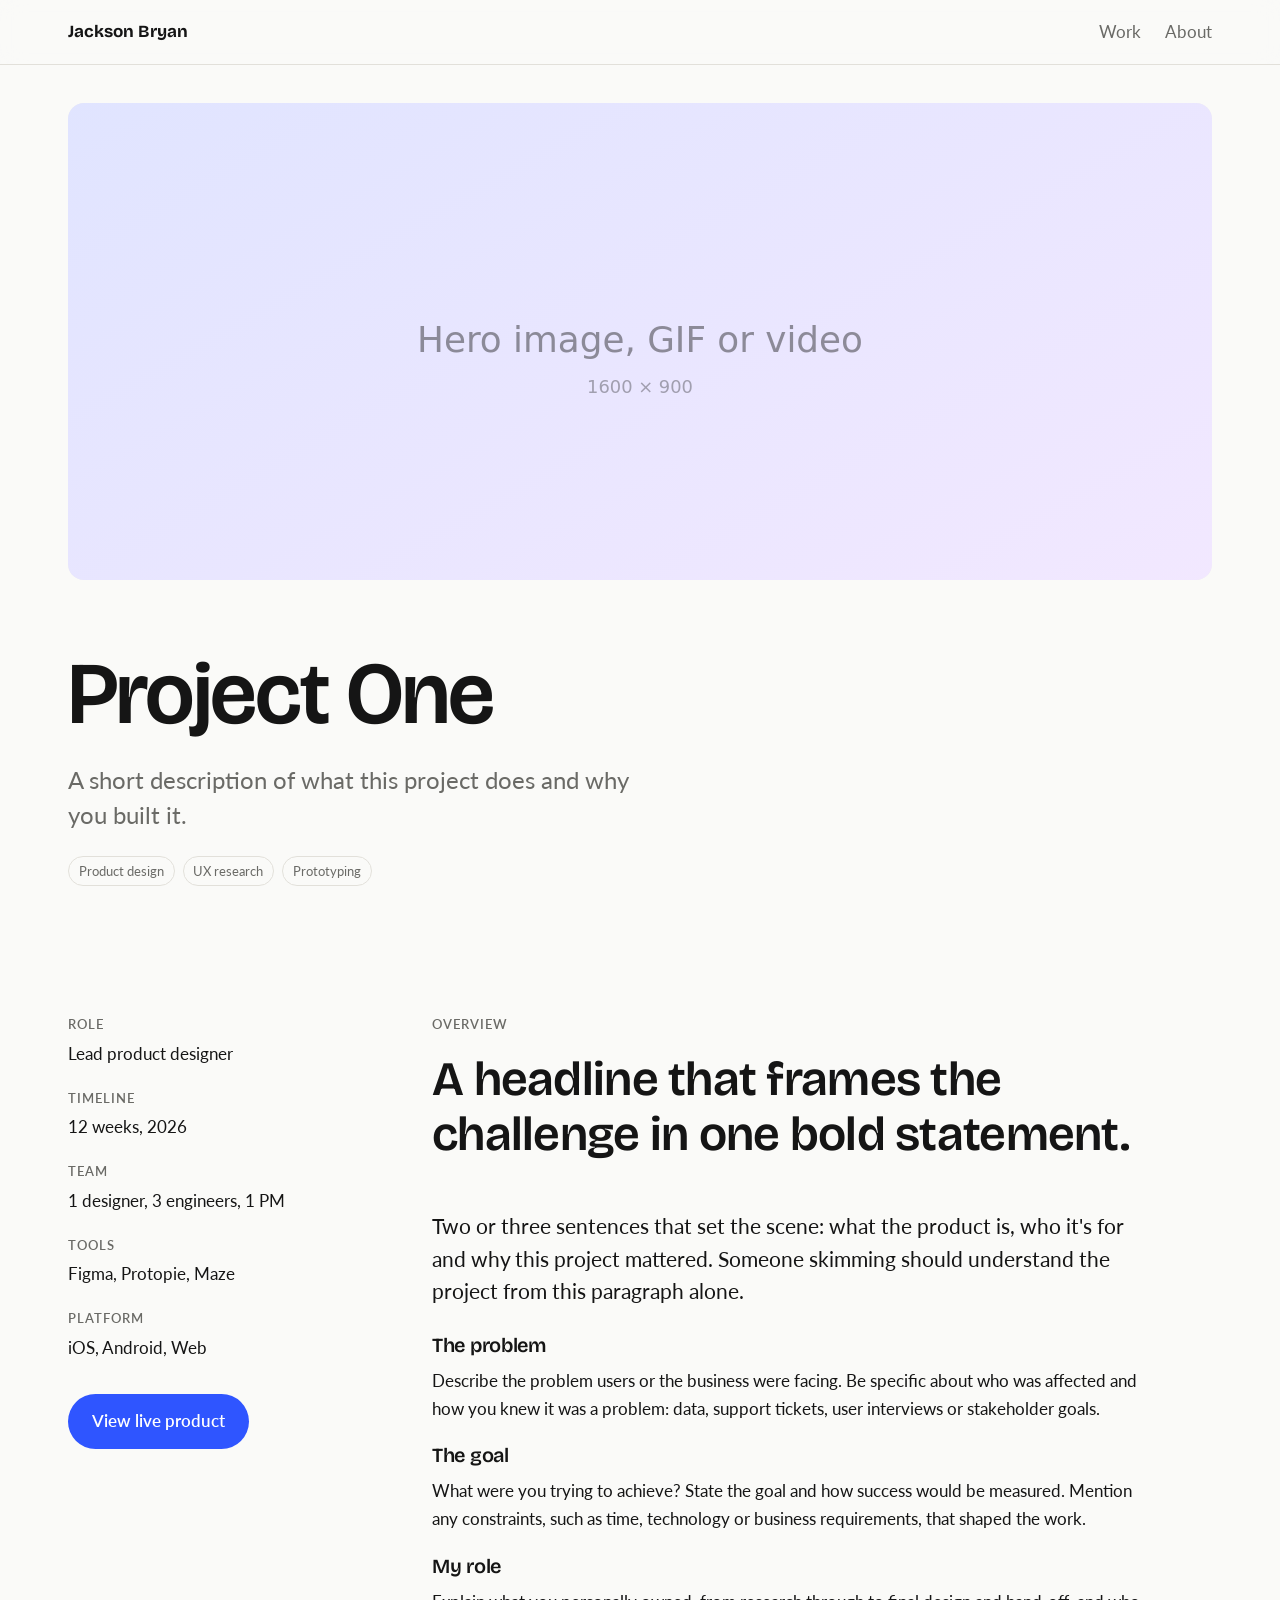
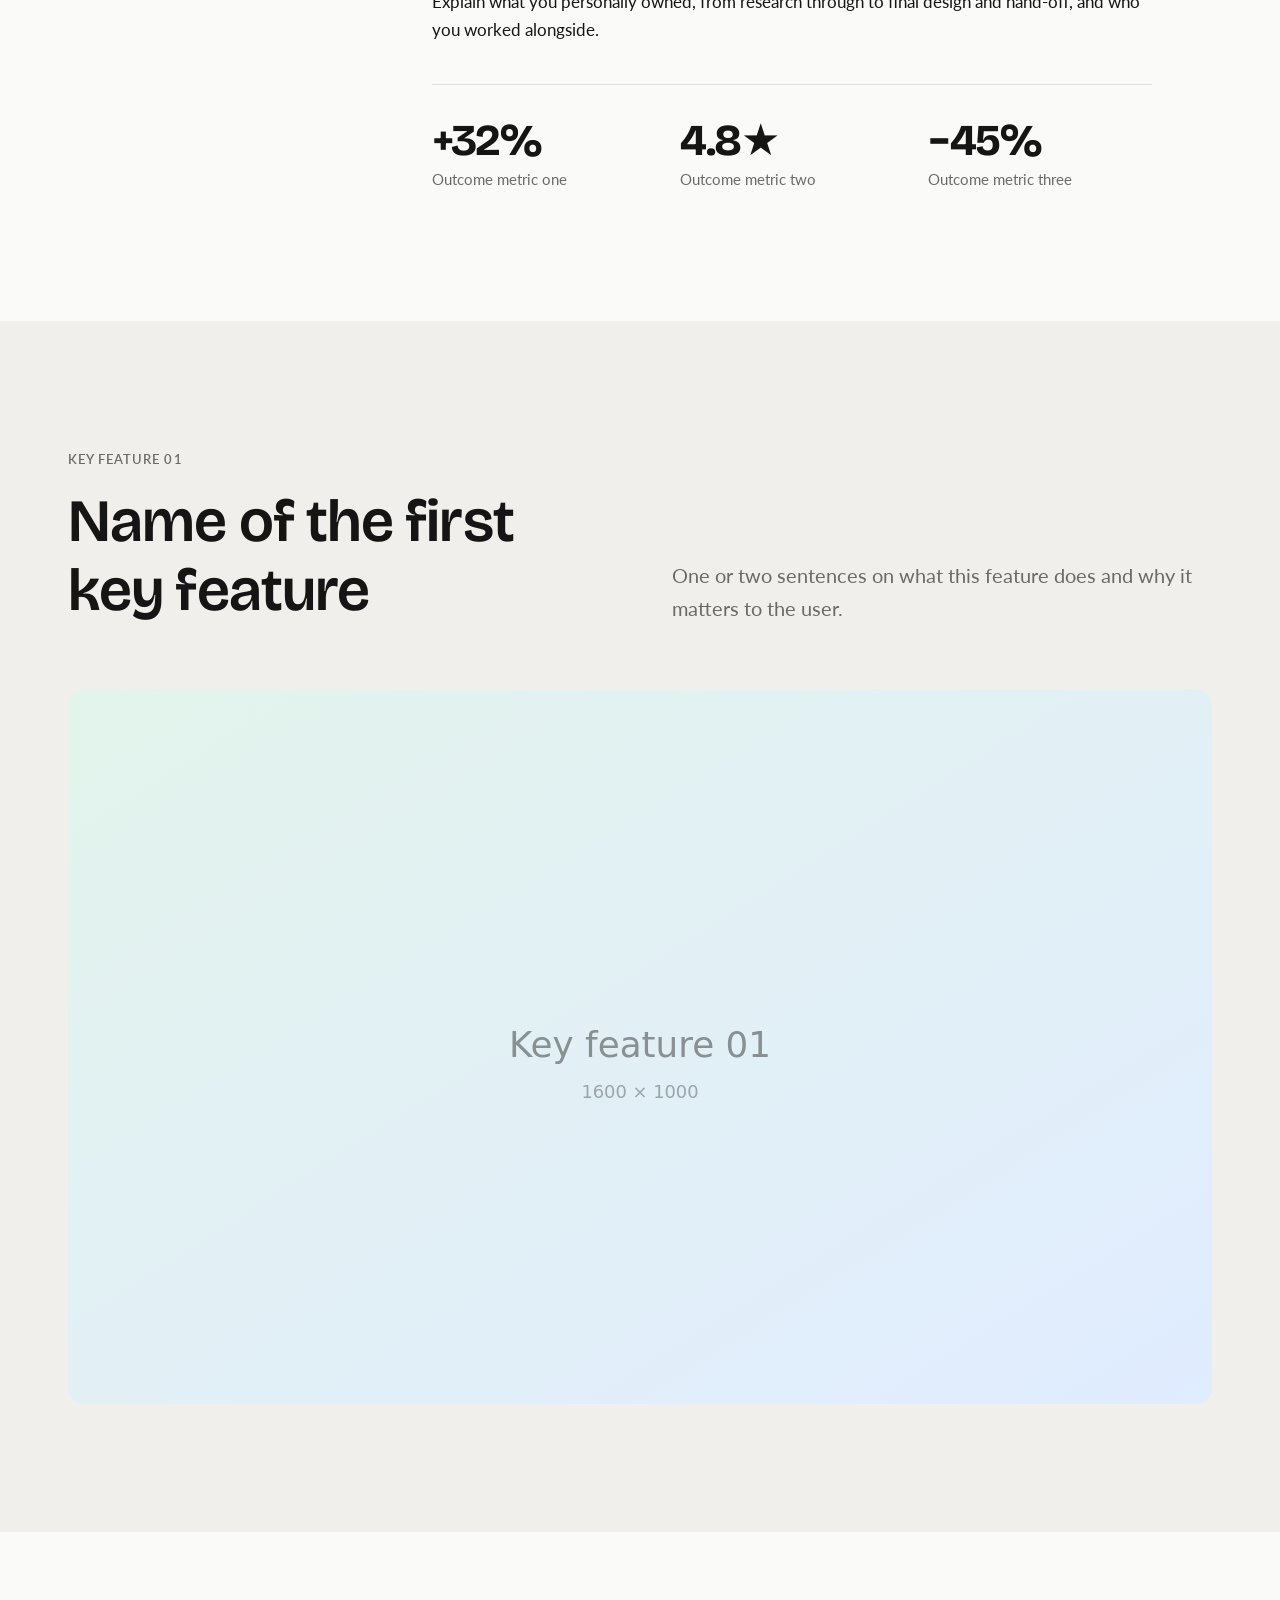
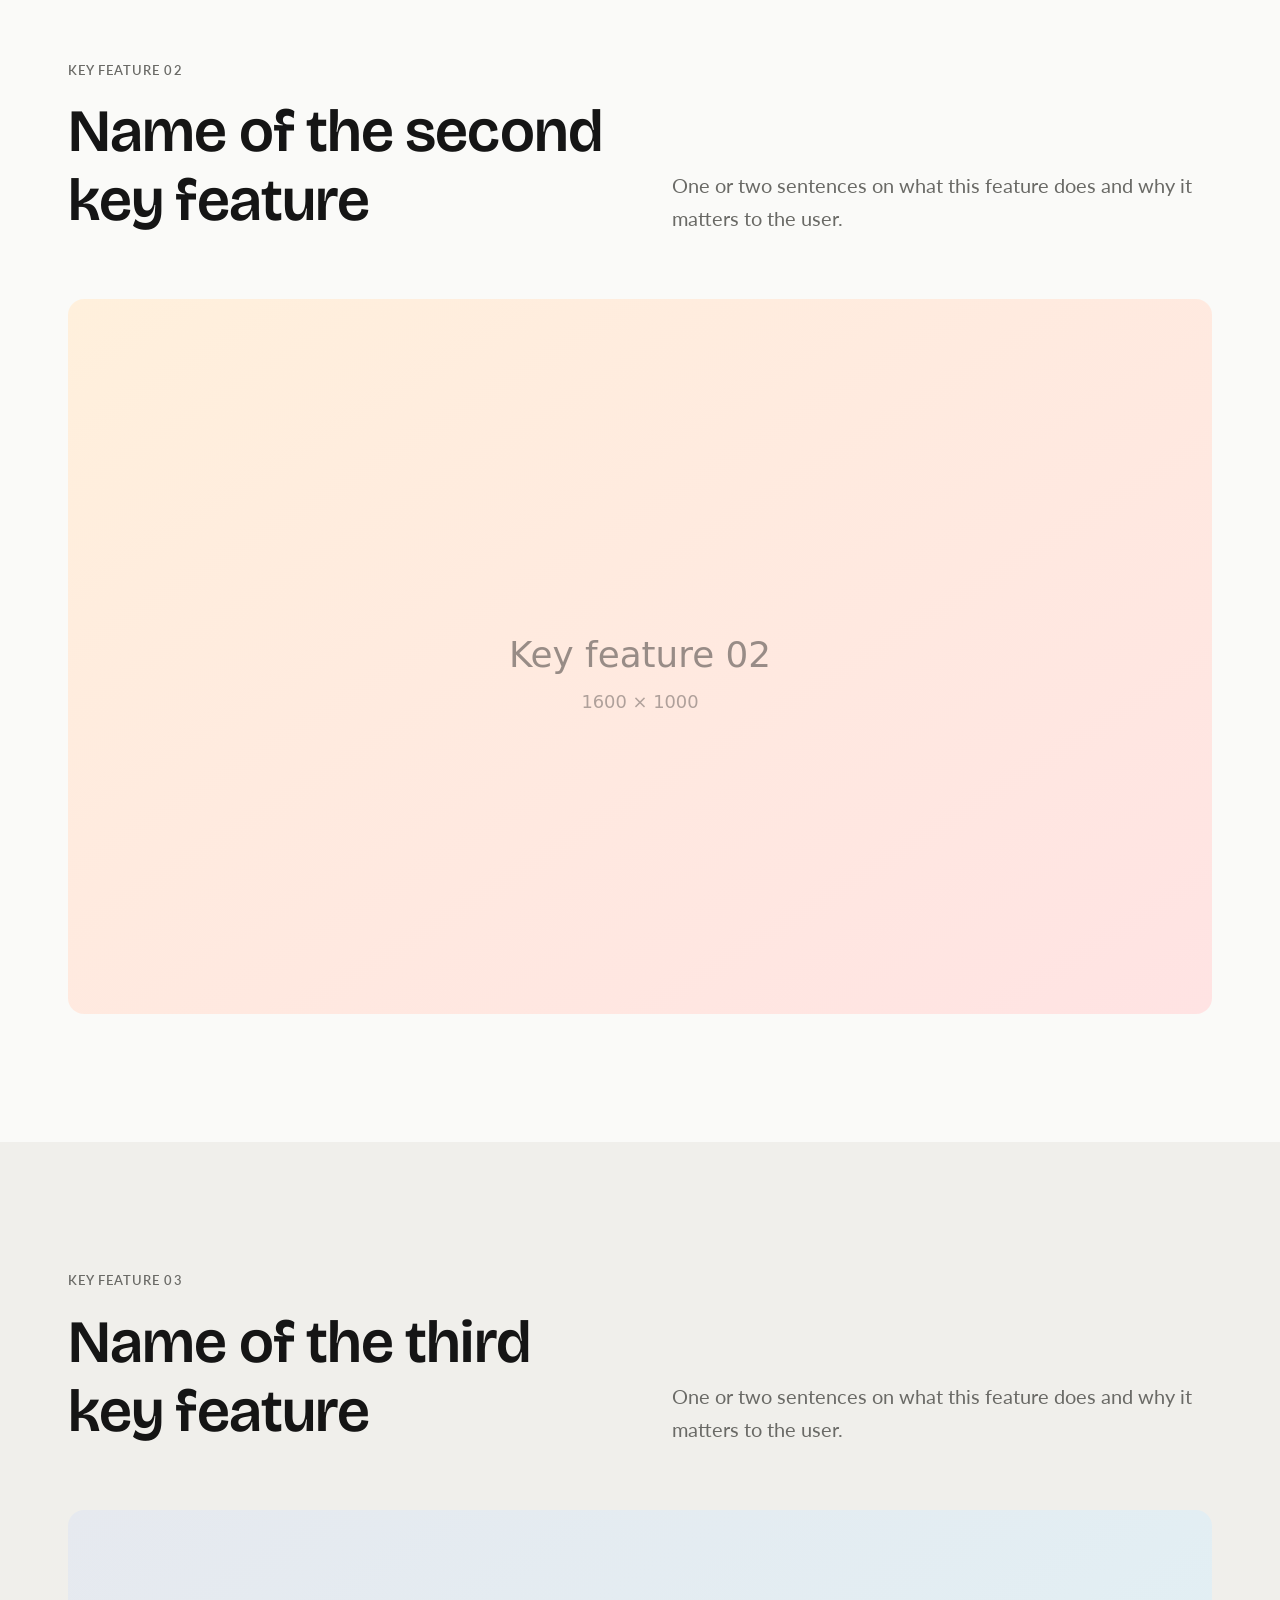
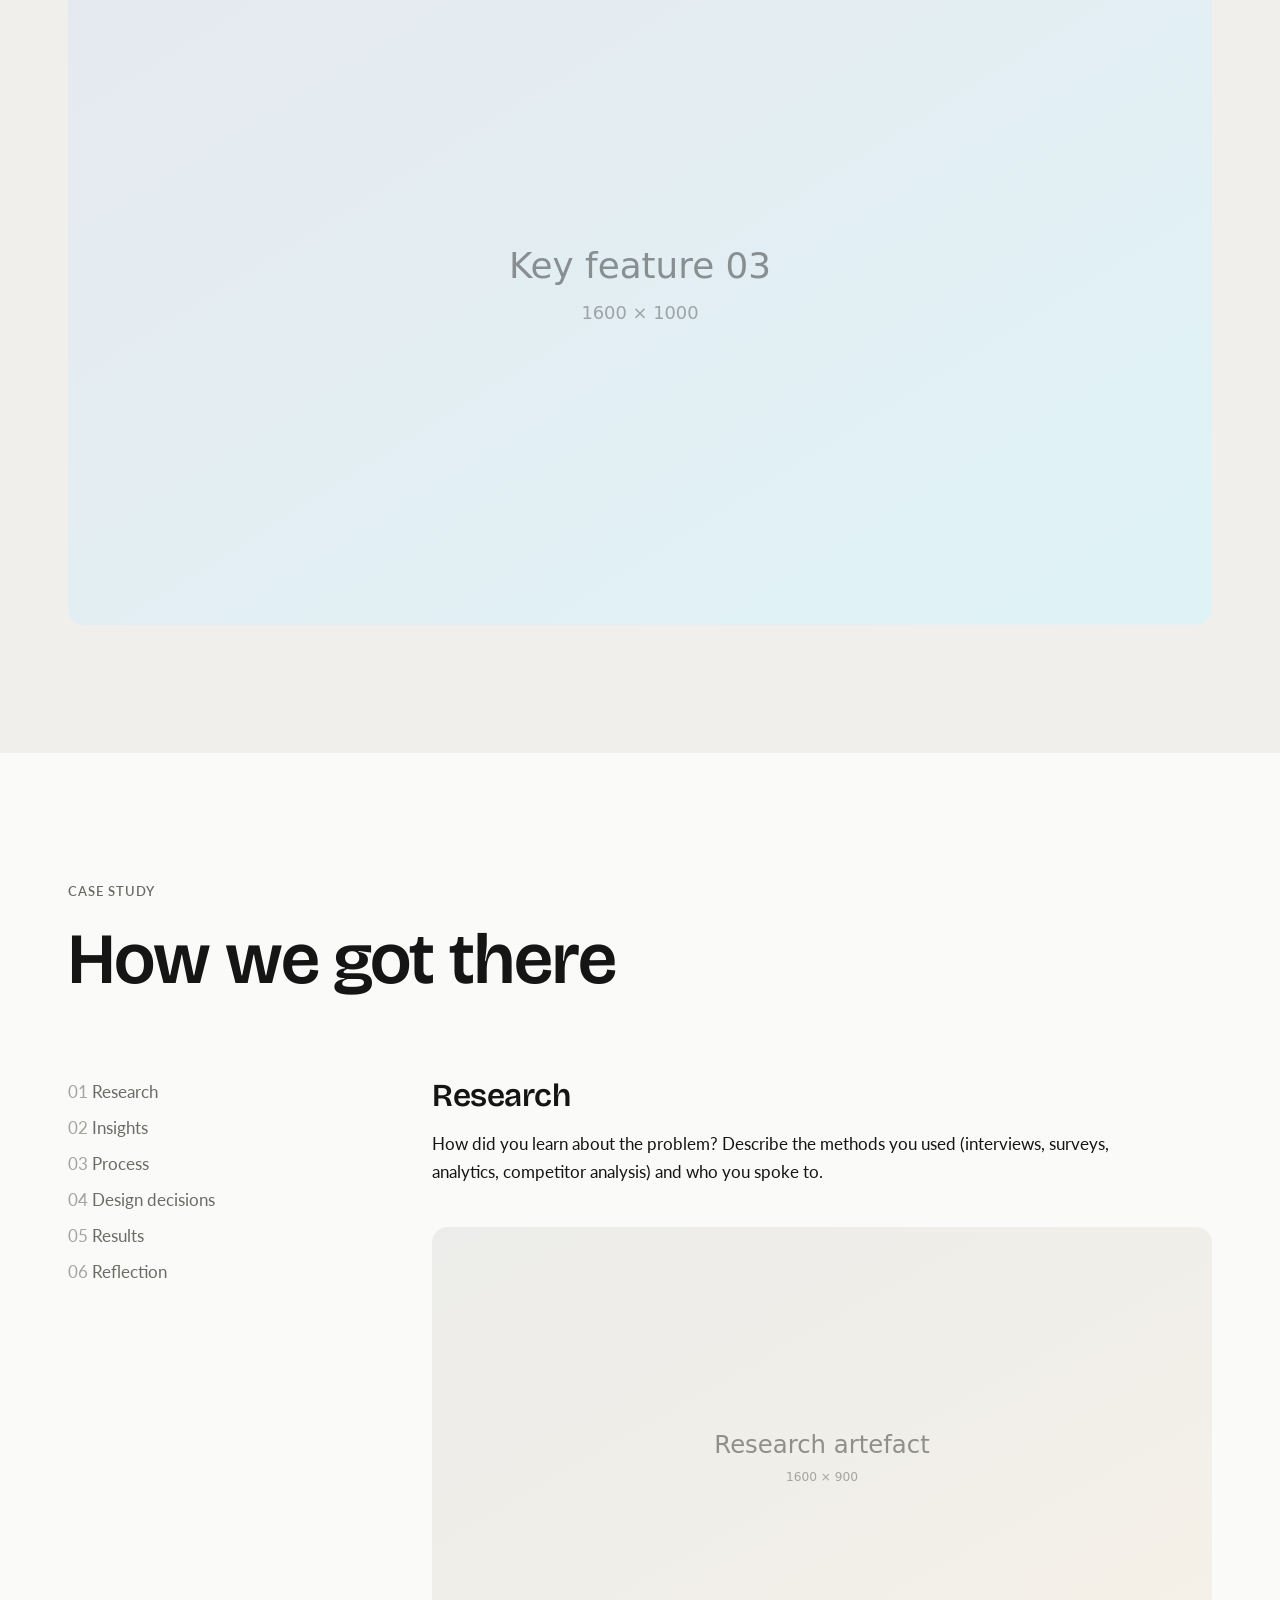
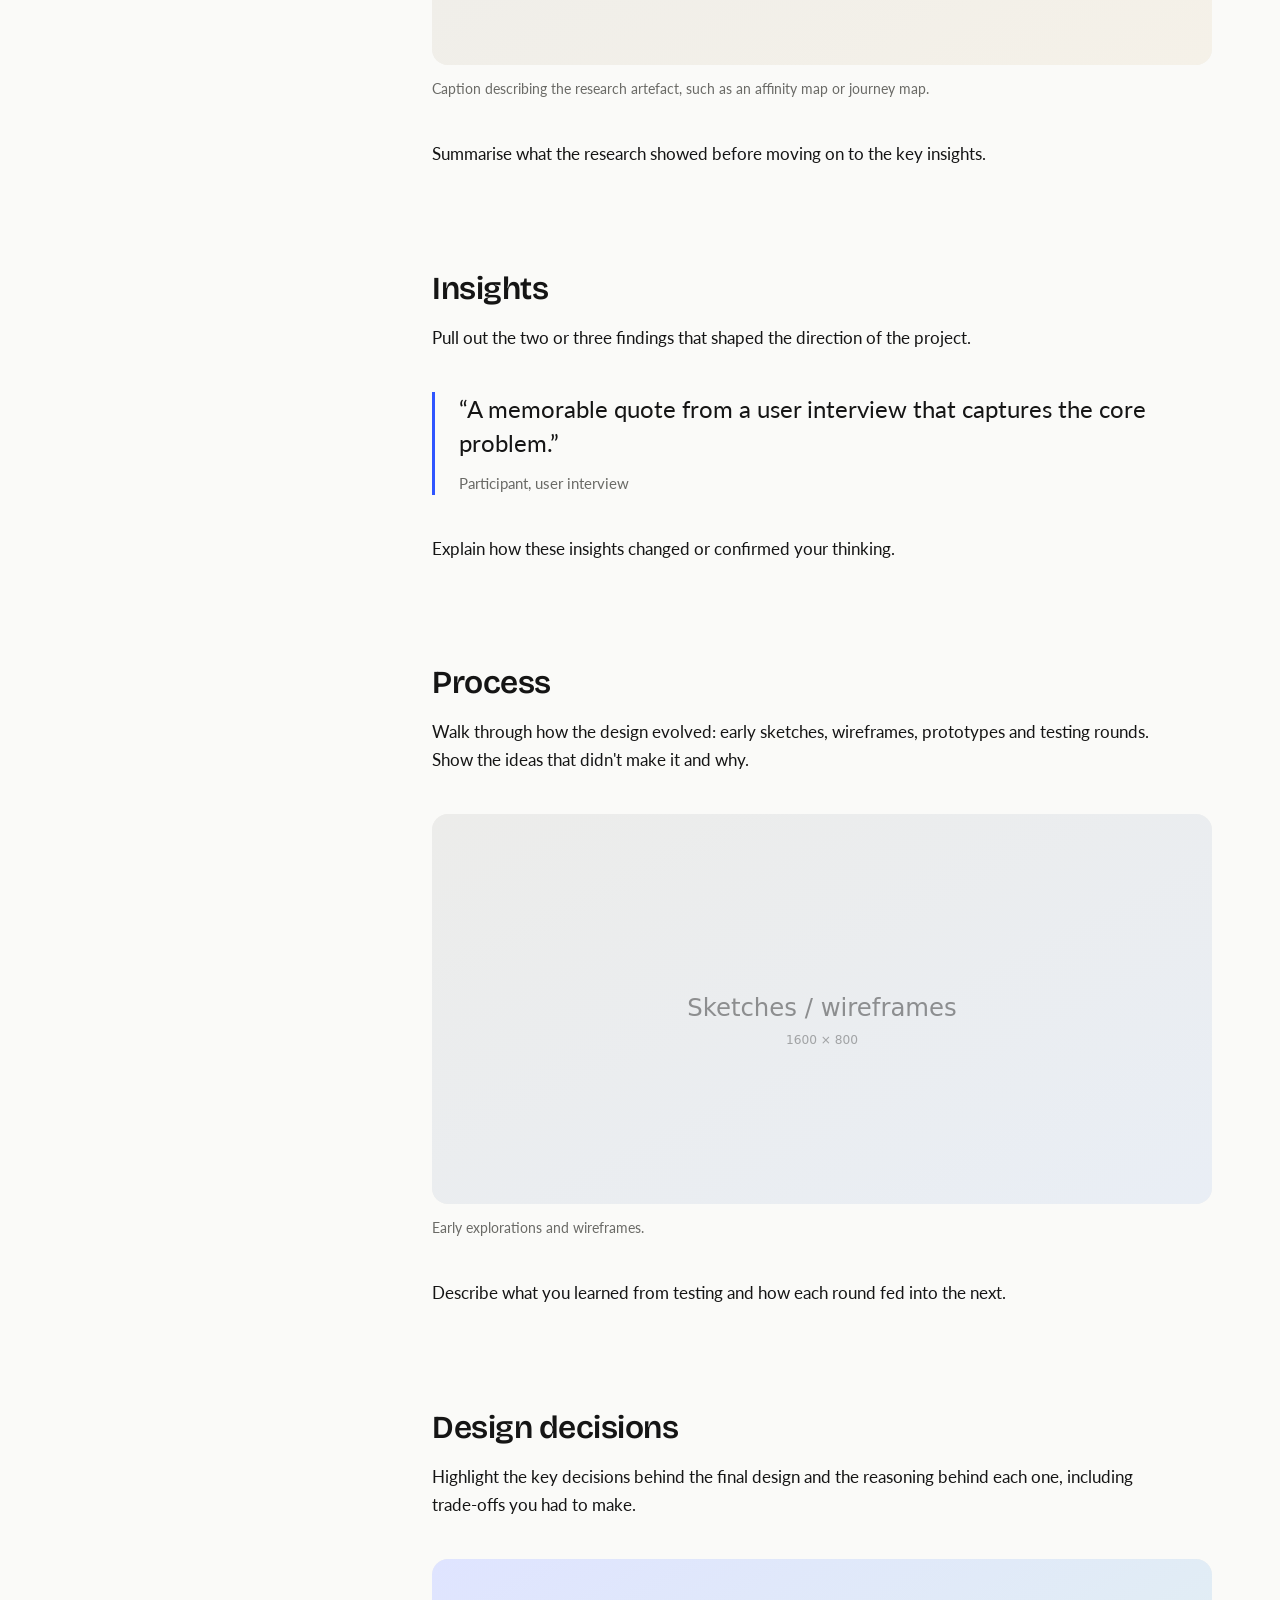
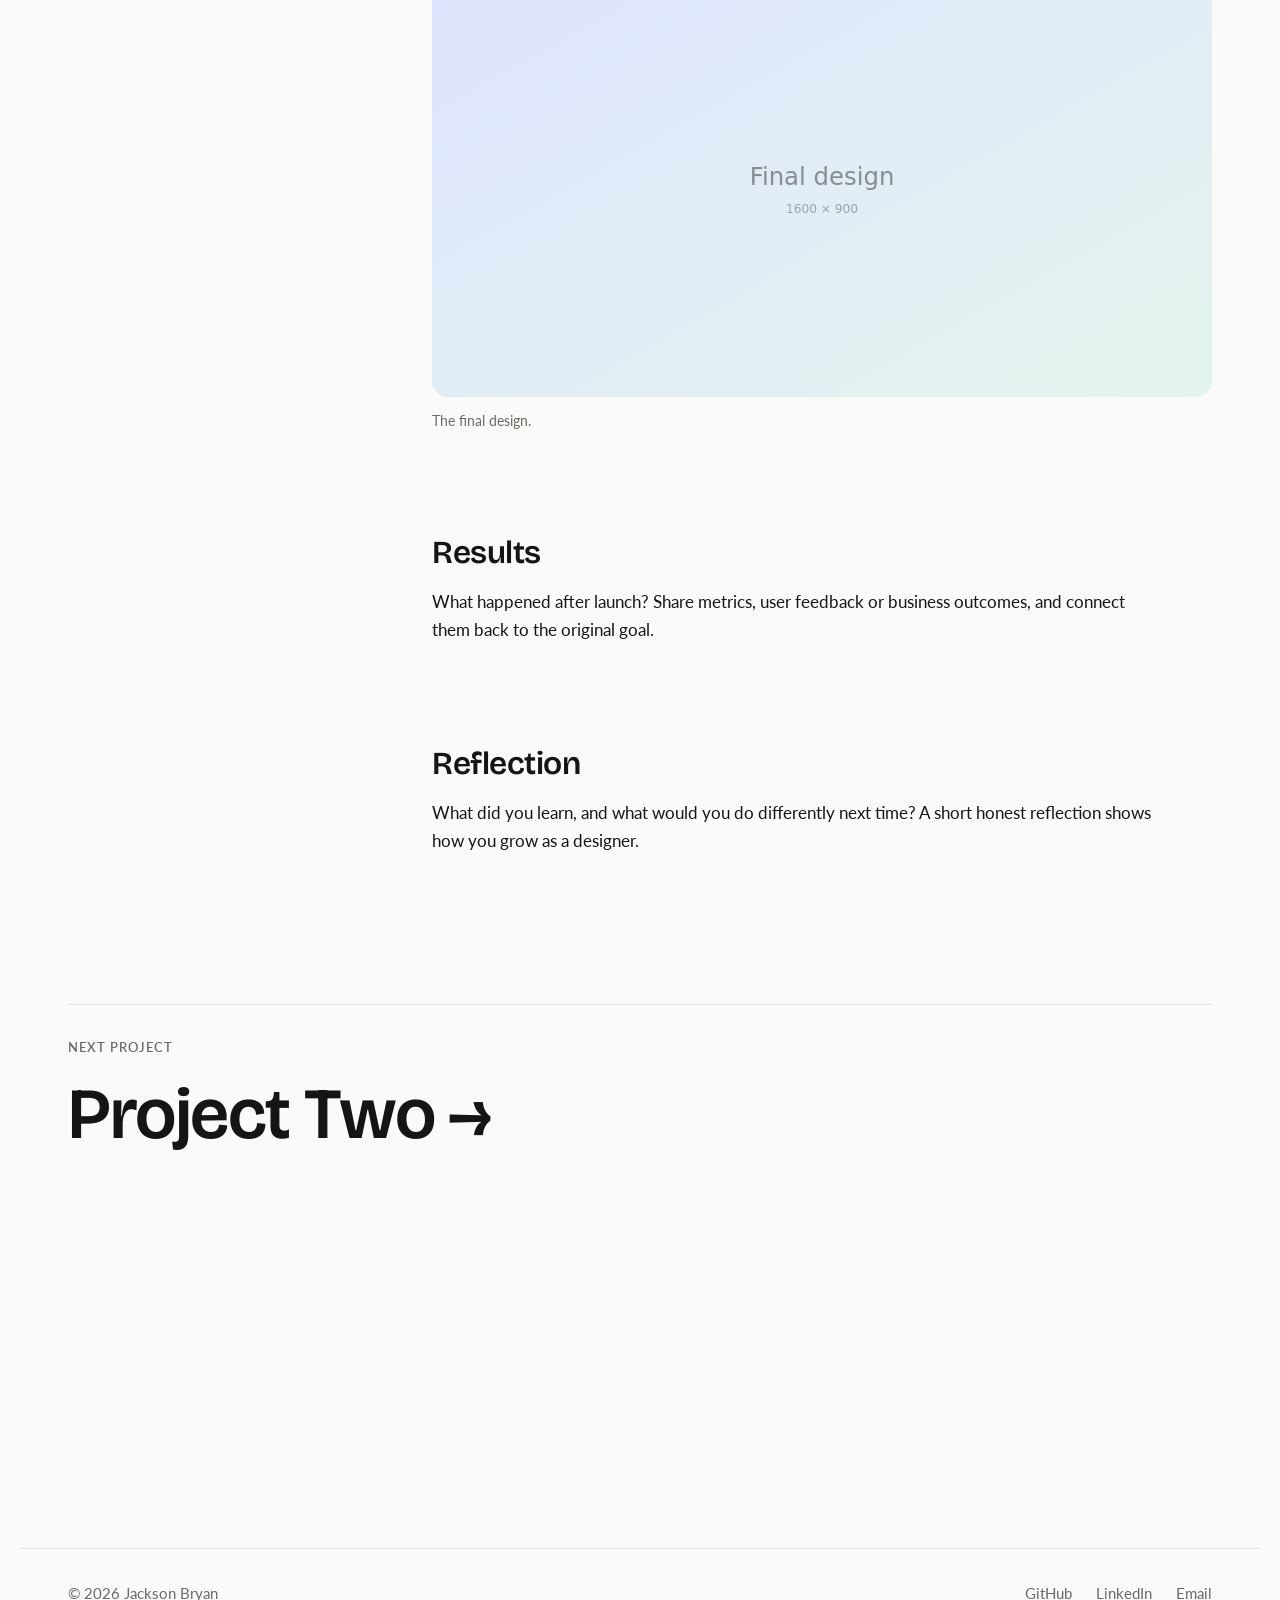
<file: projects/project-one.html>
<!DOCTYPE html>
<html lang="en" class="project-page">
<head>
  <meta charset="UTF-8">
  <meta name="viewport" content="width=device-width, initial-scale=1.0">
  <title>Project One | Your Name</title>
  <meta name="description" content="Case study: a one-sentence summary of Project One.">
  <!-- shared:head -->
  <link rel="preconnect" href="https://fonts.googleapis.com">
  <link rel="preconnect" href="https://fonts.gstatic.com" crossorigin>
  <link rel="stylesheet" href="https://fonts.googleapis.com/css2?family=Bricolage+Grotesque:opsz,wght@12..96,400..800&family=Lato:ital,wght@0,400;0,700;1,400&display=swap">
  <link rel="stylesheet" href="../css/styles.css?v=c8efeedb">
  <!-- /shared:head -->
</head>
<body>

  <!-- shared:header -->
  <header>
    <nav>
      <a href="../index.html" class="logo">Jackson Bryan</a>
      <ul>
        <li><a href="../index.html#projects">Work</a></li>
        <li><a href="../about.html">About</a></li>
      </ul>
    </nav>
  </header>
  <!-- /shared:header -->

  <!-- The hold container gives the page extra scroll room so it can stay
       still while the hero image expands (see js/project-hero.js). -->
  <div class="project-hold">
  <main>

    <!-- ===================================================================
         1. Hero
         Same order as the home page card: image, name, description, tags.
         data-project matches the card on the home page, and tools/sync.mjs
         gives each data-vt piece the same view-transition-name as its
         counterpart on the card, so the card expands into this hero.
         =================================================================== -->
    <section class="project-hero" data-project="project-one">
      <figure class="project-hero__media" data-vt="media" style="view-transition-name: project-one-media">
        <img src="../images/project-one/hero.svg" alt="Describe the product shown in the hero image" width="1600" height="900">

        <!-- For a GIF, just point the img src at the .gif file.
             For a video, swap the img above for:
        <video src="../images/project-one/hero.mp4" poster="../images/project-one/hero.jpg"
               autoplay muted loop playsinline></video>
        -->
      </figure>

      <div class="project-hero__intro">
        <h1 class="project-hero__title" data-vt="title" style="view-transition-name: project-one-title">Project One</h1>
        <p class="project-hero__summary" data-vt="desc" style="view-transition-name: project-one-desc">A short description of what this project does and why you built it.</p>
        <ul class="tags project-hero__tags" data-vt="tags" style="view-transition-name: project-one-tags">
          <li>Product design</li>
          <li>UX research</li>
          <li>Prototyping</li>
        </ul>
      </div>
    </section>

    <!-- ===================================================================
         2. Overview
         Left column sticks while the overview text scrolls past.
         =================================================================== -->
    <section class="project-overview" aria-labelledby="overview-heading">
      <aside class="project-overview__details">
        <dl>
          <div>
            <dt>Role</dt>
            <dd>Lead product designer</dd>
          </div>
          <div>
            <dt>Timeline</dt>
            <dd>12 weeks, 2026</dd>
          </div>
          <div>
            <dt>Team</dt>
            <dd>1 designer, 3 engineers, 1 PM</dd>
          </div>
          <div>
            <dt>Tools</dt>
            <dd>Figma, Protopie, Maze</dd>
          </div>
          <div>
            <dt>Platform</dt>
            <dd>iOS, Android, Web</dd>
          </div>
        </dl>
        <a href="#" class="button">View live product</a>
      </aside>

      <div class="project-overview__body">
        <p class="eyebrow">Overview</p>
        <h2 id="overview-heading">A headline that frames the challenge in one bold statement.</h2>

        <p class="lead">Two or three sentences that set the scene: what the product is, who it's for and why this project mattered. Someone skimming should understand the project from this paragraph alone.</p>

        <h3>The problem</h3>
        <p>Describe the problem users or the business were facing. Be specific about who was affected and how you knew it was a problem: data, support tickets, user interviews or stakeholder goals.</p>

        <h3>The goal</h3>
        <p>What were you trying to achieve? State the goal and how success would be measured. Mention any constraints, such as time, technology or business requirements, that shaped the work.</p>

        <h3>My role</h3>
        <p>Explain what you personally owned, from research through to final design and hand-off, and who you worked alongside.</p>

        <ul class="stats">
          <li><strong>+32%</strong><span>Outcome metric one</span></li>
          <li><strong>4.8&#9733;</strong><span>Outcome metric two</span></li>
          <li><strong>&minus;45%</strong><span>Outcome metric three</span></li>
        </ul>
      </div>
    </section>

    <!-- ===================================================================
         3. Key features
         One large section per feature. Copy an <article> to add more.
         =================================================================== -->
    <section class="features" aria-label="Key features">

      <article class="feature">
        <div class="feature__text">
          <p class="eyebrow">Key feature 01</p>
          <h2>Name of the first key feature</h2>
          <p>One or two sentences on what this feature does and why it matters to the user.</p>
        </div>
        <figure class="feature__media">
          <img src="../images/project-one/feature-1.svg" alt="Describe the first feature" width="1600" height="1000" loading="lazy">
        </figure>
      </article>

      <article class="feature">
        <div class="feature__text">
          <p class="eyebrow">Key feature 02</p>
          <h2>Name of the second key feature</h2>
          <p>One or two sentences on what this feature does and why it matters to the user.</p>
        </div>
        <figure class="feature__media">
          <img src="../images/project-one/feature-2.svg" alt="Describe the second feature" width="1600" height="1000" loading="lazy">
        </figure>
      </article>

      <article class="feature">
        <div class="feature__text">
          <p class="eyebrow">Key feature 03</p>
          <h2>Name of the third key feature</h2>
          <p>One or two sentences on what this feature does and why it matters to the user.</p>
        </div>
        <figure class="feature__media">
          <img src="../images/project-one/feature-3.svg" alt="Describe the third feature" width="1600" height="1000" loading="lazy">
        </figure>
      </article>

    </section>

    <!-- ===================================================================
         4. Case study deep dive
         A sticky contents list on the left links to each section.
         =================================================================== -->
    <section class="case-study" aria-labelledby="case-study-heading">
      <div class="case-study__header">
        <p class="eyebrow">Case study</p>
        <h2 id="case-study-heading">How we got there</h2>
      </div>

      <div class="case-study__layout">
        <nav class="case-study__toc" aria-label="Case study contents">
          <ol>
            <li><a href="#research">Research</a></li>
            <li><a href="#insights">Insights</a></li>
            <li><a href="#process">Process</a></li>
            <li><a href="#design">Design decisions</a></li>
            <li><a href="#results">Results</a></li>
            <li><a href="#reflection">Reflection</a></li>
          </ol>
        </nav>

        <div class="case-study__body">

          <section id="research">
            <h3>Research</h3>
            <p>How did you learn about the problem? Describe the methods you used (interviews, surveys, analytics, competitor analysis) and who you spoke to.</p>
            <figure>
              <img src="../images/project-one/research.svg" alt="Describe the research artefact" width="1600" height="900" loading="lazy">
              <figcaption>Caption describing the research artefact, such as an affinity map or journey map.</figcaption>
            </figure>
            <p>Summarise what the research showed before moving on to the key insights.</p>
          </section>

          <section id="insights">
            <h3>Insights</h3>
            <p>Pull out the two or three findings that shaped the direction of the project.</p>
            <blockquote>
              &ldquo;A memorable quote from a user interview that captures the core problem.&rdquo;
              <cite>Participant, user interview</cite>
            </blockquote>
            <p>Explain how these insights changed or confirmed your thinking.</p>
          </section>

          <section id="process">
            <h3>Process</h3>
            <p>Walk through how the design evolved: early sketches, wireframes, prototypes and testing rounds. Show the ideas that didn't make it and why.</p>
            <figure>
              <img src="../images/project-one/process.svg" alt="Describe the sketches or wireframes" width="1600" height="800" loading="lazy">
              <figcaption>Early explorations and wireframes.</figcaption>
            </figure>
            <p>Describe what you learned from testing and how each round fed into the next.</p>
          </section>

          <section id="design">
            <h3>Design decisions</h3>
            <p>Highlight the key decisions behind the final design and the reasoning behind each one, including trade-offs you had to make.</p>
            <figure>
              <img src="../images/project-one/final.svg" alt="Describe the final design" width="1600" height="900" loading="lazy">
              <figcaption>The final design.</figcaption>
            </figure>
          </section>

          <section id="results">
            <h3>Results</h3>
            <p>What happened after launch? Share metrics, user feedback or business outcomes, and connect them back to the original goal.</p>
          </section>

          <section id="reflection">
            <h3>Reflection</h3>
            <p>What did you learn, and what would you do differently next time? A short honest reflection shows how you grow as a designer.</p>
          </section>

        </div>
      </div>
    </section>

    <!-- ===================================================================
         5. Next project
         =================================================================== -->
    <nav class="next-project" aria-label="Next project">
      <a href="#">
        <span class="eyebrow">Next project</span>
        <strong>Project Two &rarr;</strong>
      </a>
    </nav>

  </main>
  </div>

  <!-- shared:footer -->
  <footer>
    <p>&copy; 2026 Jackson Bryan</p>
    <ul>
      <li><a href="https://github.com/jacksonbryan28">GitHub</a></li>
      <li><a href="https://www.linkedin.com/in/jacksonbryan28/">LinkedIn</a></li>
      <li><a href="mailto:jacksonbryan280@gmail.com">Email</a></li>
    </ul>
  </footer>
  <!-- /shared:footer -->

  <script src="../js/project-hero.js?v=85af9ac8" defer></script>

</body>
</html>
</file>
<file: css/styles.css>
/* ==========================================================================
   View transitions
   Cross-document transitions between the home page and project pages.
   An element morphs between pages when it has the same `view-transition-name`
   on both (e.g. the card image on the home page and the hero on the project
   page). Browsers without support simply navigate as normal.
   ========================================================================== */

@view-transition {
  navigation: auto;
}

@media (prefers-reduced-motion: reduce) {
  @view-transition {
    navigation: none;
  }
}

::view-transition-group(*) {
  animation-duration: 0.55s;
  animation-timing-function: cubic-bezier(0.2, 0.8, 0.2, 1);
}

/* Project media can change shape between pages: crop instead of stretching. */
::view-transition-image-pair(*.project-media) {
  overflow: hidden;
  border-radius: var(--radius);
}

::view-transition-old(*.project-media),
::view-transition-new(*.project-media) {
  height: 100%;
  object-fit: cover;
}

/* The image, title, description and tags move and scale between the card
   and the hero. Rather than cross-fading two snapshots (which blurs, and
   doubles up text), show only the hero's snapshot and let it travel: the new
   one when arriving on a project page, the old one when going back home.
   This works because each piece is laid out the same way in both places
   (same aspect ratio, letterforms, line length and line spacing).
   These rules only apply when a piece exists on both pages (its snapshot
   isn't an only child). The other project cards exist on the home page
   alone, so they keep the default fade in and out. */
.project-page::view-transition-old(*.project-media):not(:only-child),
.project-page::view-transition-old(*.project-title):not(:only-child),
:root:not(.project-page)::view-transition-new(*.project-media):not(:only-child),
:root:not(.project-page)::view-transition-new(*.project-title):not(:only-child) {
  animation: none;
  opacity: 0;
}

.project-page::view-transition-new(*.project-media):not(:only-child),
.project-page::view-transition-new(*.project-title):not(:only-child),
:root:not(.project-page)::view-transition-old(*.project-media):not(:only-child),
:root:not(.project-page)::view-transition-old(*.project-title):not(:only-child) {
  animation: none;
}

/* The rest of the page: fade the old page out, then the new one in, rather
   than cross-fading them. A cross-fade shows both pages' text on top of each
   other halfway through (e.g. a project's details over the home page's other
   cards). The travelling project pieces stay on top the whole time. */
@keyframes vt-fade-out {
  to { opacity: 0; }
}

@keyframes vt-fade-in {
  from { opacity: 0; }
}

::view-transition-old(root) {
  animation: vt-fade-out 0.2s ease-in both;
}

::view-transition-new(root) {
  animation: vt-fade-in 0.35s 0.2s ease-out both;
}

/* ==========================================================================
   Tokens
   ========================================================================== */

:root {
  --bg: #fafaf8;
  --surface: #f0efeb;
  --text: #151515;
  --muted: #6a6a66;
  --line: #e2e0da;
  --accent: #2f55ff;
  --on-accent: #ffffff;

  --font: "Lato", system-ui, -apple-system, "Segoe UI", Roboto, sans-serif;
  --font-heading: "Bricolage Grotesque", var(--font);
  --max: 1240px;
  --narrow: 720px;
  --gutter: clamp(16px, 4vw, 48px);
  --radius: 16px;
  /* Shared by the home cards and project heroes. Keeping them the same shape
     means the view transition's two snapshots line up, so the image reads as
     one picture growing rather than two cross-fading. */
  --media-aspect: 12 / 5;
  --header-h: 64px;
  --section-space: clamp(72px, 10vw, 160px);
}

@media (max-width: 700px) {
  :root {
    --media-aspect: 16 / 9;
  }
}

@media (prefers-color-scheme: dark) {
  :root {
    --bg: #111110;
    --surface: #1b1b1a;
    --text: #f2f2ef;
    --muted: #9b9b96;
    --line: #2b2b29;
    --accent: #8098ff;
    --on-accent: #0d0d0d;
  }
}

/* ==========================================================================
   Base
   ========================================================================== */

*,
*::before,
*::after {
  box-sizing: border-box;
}

html {
  -webkit-text-size-adjust: 100%;
}

@media (prefers-reduced-motion: no-preference) {
  html {
    scroll-behavior: smooth;
  }
}

body {
  margin: 0;
  background: var(--bg);
  color: var(--text);
  font-family: var(--font);
  font-size: 1.0625rem;
  line-height: 1.65;
  -webkit-font-smoothing: antialiased;
}

img,
video {
  display: block;
  max-width: 100%;
  height: auto;
}

figure {
  margin: 0;
}

a {
  color: inherit;
}

h1,
h2,
h3,
h4,
header nav .logo,
.stats strong,
.next-project strong {
  font-family: var(--font-heading);
}

h1,
h2,
h3 {
  font-weight: 600;
  line-height: 1.15;
  letter-spacing: -0.015em;
  margin: 0 0 0.5em;
}

h1 {
  font-size: clamp(2.5rem, 7vw, 5.5rem);
  letter-spacing: -0.02em;
}

h2 {
  font-size: clamp(1.75rem, 4vw, 3rem);
}

h3 {
  font-size: 1.25rem;
}

p {
  margin: 0 0 1.25em;
}

:target,
section[id] {
  scroll-margin-top: calc(var(--header-h) + 24px);
}

.eyebrow {
  margin: 0 0 1rem;
  color: var(--muted);
  font-size: 0.8125rem;
  font-weight: 600;
  letter-spacing: 0.08em;
  text-transform: uppercase;
}

.button {
  display: inline-block;
  padding: 0.8em 1.4em;
  border-radius: 999px;
  background: var(--accent);
  color: var(--on-accent);
  font-weight: 600;
  text-decoration: none;
  transition: transform 0.2s ease;
}

.button:hover {
  transform: translateY(-2px);
}

.button--secondary {
  background: transparent;
  color: var(--text);
  box-shadow: inset 0 0 0 1px var(--line);
}

/* ==========================================================================
   Header and footer
   ========================================================================== */

header {
  position: sticky;
  top: 0;
  z-index: 10;
  background: color-mix(in srgb, var(--bg) 85%, transparent);
  backdrop-filter: saturate(180%) blur(12px);
  -webkit-backdrop-filter: saturate(180%) blur(12px);
  border-bottom: 1px solid var(--line);
  /* Keep the header still while the page underneath transitions. */
  view-transition-name: site-header;
}

header nav {
  display: flex;
  align-items: center;
  justify-content: space-between;
  gap: 1rem;
  max-width: var(--max);
  height: var(--header-h);
  margin-inline: auto;
  padding-inline: var(--gutter);
}

header nav ul,
footer ul {
  display: flex;
  gap: 1.5rem;
  margin: 0;
  padding: 0;
  list-style: none;
}

header nav a,
footer a {
  color: var(--muted);
  text-decoration: none;
}

header nav a:hover,
header nav a[aria-current="page"],
footer a:hover {
  color: var(--text);
}

header nav .logo {
  color: var(--text);
  font-weight: 700;
}

footer {
  display: flex;
  flex-wrap: wrap;
  align-items: center;
  justify-content: space-between;
  gap: 1rem;
  max-width: var(--max);
  margin: var(--section-space) auto 0;
  padding: 32px var(--gutter);
  border-top: 1px solid var(--line);
  color: var(--muted);
  font-size: 0.9375rem;
}

footer p {
  margin: 0;
}

/* ==========================================================================
   Home page
   ========================================================================== */

#hero,
#projects {
  max-width: var(--max);
  margin-inline: auto;
  padding-inline: var(--gutter);
}

#hero {
  padding-block: clamp(80px, 14vw, 180px) clamp(48px, 8vw, 96px);
}

#hero p:not(.eyebrow) {
  max-width: 52ch;
  color: var(--muted);
  font-size: clamp(1.125rem, 2vw, 1.375rem);
}

#projects {
  display: grid;
  gap: clamp(32px, 4vw, 48px);
}

#projects h2 {
  margin: 0;
}

@media (min-width: 800px) {
  #projects {
    grid-template-columns: 1fr 1fr;
  }

  #projects h2 {
    grid-column: 1 / -1;
  }
}

.project-card a {
  display: block;
  text-decoration: none;
}

.project-card__media {
  overflow: hidden;
  aspect-ratio: var(--media-aspect);
  margin-bottom: 1.25rem;
  border-radius: var(--radius);
  background: var(--surface);
  view-transition-class: project-media;
}

.project-card__media img,
.project-card__media video {
  width: 100%;
  height: 100%;
  object-fit: cover;
  transition: transform 0.6s cubic-bezier(0.2, 0.8, 0.2, 1);
}

.project-card a:hover .project-card__media img,
.project-card a:hover .project-card__media video {
  transform: scale(1.03);
}

/* The card title and project page title scale into each other, so they need
   identical letterforms: Bricolage changes shape with size unless the optical
   size is pinned. */
.project-card h3,
.project-hero__title {
  font-variation-settings: "opsz" 96;
  letter-spacing: -0.02em;
}

.project-card h3 {
  display: inline-block; /* lets the title morph without stretching */
  view-transition-class: project-title;
  margin-bottom: 0.25rem;
  font-size: 1.5rem;
}

.project-card p {
  width: fit-content;
  /* Same line length (in characters) and spacing as the hero summary, so
     the text wraps identically and can scale between the two. */
  max-width: 40ch;
  margin-bottom: 0.75rem;
  color: var(--muted);
  line-height: 1.45;
}

.project-card p,
.project-card .tags {
  view-transition-class: project-title;
}

.tags {
  display: flex;
  width: fit-content;
  max-width: 100%;
  flex-wrap: wrap;
  gap: 0.5rem;
  margin: 0;
  padding: 0;
  list-style: none;
}

.tags li {
  padding: 0.25em 0.75em;
  border: 1px solid var(--line);
  border-radius: 999px;
  color: var(--muted);
  font-size: 0.8125rem;
}

/* ==========================================================================
   About page
   ========================================================================== */

.about {
  display: grid;
  gap: clamp(32px, 6vw, 96px);
  align-items: center;
  max-width: var(--max);
  margin-inline: auto;
  padding: clamp(40px, 8vw, 120px) var(--gutter) 0;
}

@media (min-width: 900px) {
  .about {
    grid-template-columns: minmax(280px, 5fr) 7fr;
  }
}

.about__portrait {
  overflow: hidden;
  aspect-ratio: 1;
  max-width: 520px;
  border-radius: var(--radius);
  background: var(--surface);
}

.about__portrait img {
  width: 100%;
  height: 100%;
  object-fit: cover;
}

.about__body {
  max-width: var(--narrow);
}

.about__body h1 {
  font-size: clamp(2.25rem, 5vw, 4rem);
  margin-bottom: 0.6em;
}

.about__actions {
  display: flex;
  flex-wrap: wrap;
  gap: 0.75rem;
  margin-top: 2rem;
}

/* ==========================================================================
   Project page
   ========================================================================== */

/* --- 1. Hero ----------------------------------------------------------- */

.project-hero {
  max-width: var(--max);
  margin-inline: auto;
  padding: clamp(16px, 3vw, 40px) var(--gutter) 0;
}

.project-hero__media {
  overflow: hidden;
  width: 100%;
  aspect-ratio: var(--media-aspect);
  border-radius: var(--radius);
  background: var(--surface);
  view-transition-class: project-media;
}

.project-hero__media img,
.project-hero__media video {
  width: 100%;
  height: 100%;
  object-fit: cover;
}

.project-hero__intro {
  margin-top: clamp(32px, 5vw, 64px);
}

.project-hero__title {
  display: inline-block; /* matches the card title so it scales cleanly */
  view-transition-class: project-title;
  margin-bottom: 0.2em;
}

.project-hero__summary {
  width: fit-content;
  max-width: 40ch;
  margin-bottom: 1.5rem;
  color: var(--muted);
  /* Never smaller than the card description (1.0625rem), so on phones both
     wrap identically for the view transition. */
  font-size: clamp(1.0625rem, 2vw, 1.5rem);
  line-height: 1.45;
}

.project-hero__summary,
.project-hero__tags {
  view-transition-class: project-title;
}

/* Scroll-to-expand (driven by js/project-hero.js). The page's <main> sticks
   below the header inside a taller "hold" container, so nothing moves for the
   first part of the scroll; --p goes from 0 to 1 over that stretch and the
   image grows from its resting size to full-bleed (capped at 1440px wide),
   with its bottom edge staying put. At --p: 0 it matches the resting layout
   exactly, so the view transition from the home page is unaffected. */
.project-hold {
  overflow-x: clip;
}

.project-hold.is-holding > main {
  position: sticky;
  /* The header's real height (including its border), measured by the script,
     so the page doesn't shift as it starts to hold. */
  top: var(--hold-top, var(--header-h));
}

.project-hero.is-expanding .project-hero__media {
  width: auto;
  height: calc(var(--h0) + var(--rise) * var(--p, 0));
  aspect-ratio: auto;
  margin-top: calc(var(--rise) * var(--p, 0) * -1);
  margin-inline: calc(var(--bleed) * var(--p, 0) * -1);
  border-radius: calc(var(--radius) * (1 - var(--p, 0) * var(--square, 1)));
}

/* Where supported, drive --p straight from the scroll position with a
   scroll-driven animation. It updates in the same frame as the scroll, so
   it doesn't lag a frame behind like the script fallback does. */
@property --p {
  syntax: "<number>";
  inherits: true;
  initial-value: 0;
}

@keyframes project-hero-expand {
  from { --p: 0; }
  to { --p: 1; }
}

@supports (animation-timeline: scroll()) {
  .project-hero.is-scroll-driven {
    animation: project-hero-expand linear both;
    animation-timeline: scroll(root block);
    animation-range: 0px var(--hold-distance, 480px);
  }
}

/* --- 2. Overview with sticky details ---------------------------------- */

.project-overview,
.case-study__layout {
  display: grid;
  gap: clamp(32px, 5vw, 80px);
  max-width: var(--max);
  margin-inline: auto;
  padding-inline: var(--gutter);
}

.project-overview {
  padding-block: var(--section-space);
}

@media (min-width: 900px) {
  .project-overview,
  .case-study__layout {
    grid-template-columns: minmax(220px, 300px) 1fr;
    align-items: start;
  }

  .project-overview__details,
  .case-study__toc {
    position: sticky;
    top: calc(var(--header-h) + 32px);
  }
}

.project-overview__details dl {
  display: grid;
  gap: 1.25rem;
  margin: 0 0 2rem;
}

.project-overview__details dt {
  margin-bottom: 0.25rem;
  color: var(--muted);
  font-size: 0.8125rem;
  font-weight: 600;
  letter-spacing: 0.08em;
  text-transform: uppercase;
}

.project-overview__details dd {
  margin: 0;
}

.project-overview__body {
  max-width: var(--narrow);
}

.project-overview__body > h2 {
  margin-bottom: 1em;
}

.lead {
  font-size: clamp(1.125rem, 1.8vw, 1.3125rem);
  line-height: 1.55;
}

.stats {
  display: grid;
  grid-template-columns: repeat(auto-fit, minmax(160px, 1fr));
  gap: 1.5rem;
  margin: 2.5rem 0 0;
  padding: 2rem 0 0;
  border-top: 1px solid var(--line);
  list-style: none;
}

.stats strong {
  display: block;
  font-size: clamp(2rem, 4vw, 2.75rem);
  line-height: 1.1;
  letter-spacing: -0.03em;
}

.stats span {
  color: var(--muted);
  font-size: 0.9375rem;
}

/* --- 3. Key features --------------------------------------------------- */

.feature {
  padding: var(--section-space) var(--gutter);
}

.feature:nth-child(odd) {
  background: var(--surface);
}

.feature__text,
.feature__media {
  max-width: calc(var(--max) - 2 * var(--gutter));
  margin-inline: auto;
}

.feature__text {
  display: grid;
  gap: 1rem 4rem;
  margin-bottom: clamp(32px, 5vw, 64px);
}

@media (min-width: 900px) {
  .feature__text {
    grid-template-columns: 1fr 1fr;
    align-items: end;
  }

  .feature__text .eyebrow {
    grid-column: 1 / -1;
    margin: 0;
  }

  .feature__text h2,
  .feature__text p:last-child {
    margin: 0;
  }
}

.feature__text h2 {
  font-size: clamp(2rem, 5vw, 3.75rem);
}

.feature__text p:last-child {
  color: var(--muted);
  font-size: clamp(1.0625rem, 1.6vw, 1.25rem);
}

.feature__media {
  overflow: hidden;
  border-radius: var(--radius);
}

.feature__media img,
.feature__media video {
  width: 100%;
}

/* --- 4. Case study deep dive ------------------------------------------ */

.case-study {
  padding-top: var(--section-space);
}

.case-study__header {
  max-width: var(--max);
  margin: 0 auto clamp(40px, 6vw, 80px);
  padding-inline: var(--gutter);
}

.case-study__header h2 {
  max-width: 20ch;
  font-size: clamp(2.25rem, 6vw, 4.5rem);
}

.case-study__toc ol {
  display: grid;
  gap: 0.5rem;
  margin: 0;
  padding: 0;
  list-style: none;
  counter-reset: toc;
}

.case-study__toc li {
  counter-increment: toc;
}

.case-study__toc a {
  color: var(--muted);
  text-decoration: none;
}

.case-study__toc a::before {
  content: counter(toc, decimal-leading-zero) "  ";
  font-variant-numeric: tabular-nums;
  opacity: 0.6;
}

.case-study__toc a:hover {
  color: var(--text);
}

/* Hide the contents list on small screens where it can't be sticky. */
@media (max-width: 899px) {
  .case-study__toc {
    display: none;
  }
}

.case-study__body {
  min-width: 0;
}

/* Text stays at a comfortable reading width; figures use the full column. */
.case-study__body > section > :not(figure, .image-rows) {
  max-width: var(--narrow);
}

.case-study__body > section + section {
  margin-top: clamp(64px, 8vw, 120px);
}

.case-study__body h3 {
  font-size: clamp(1.5rem, 3vw, 2rem);
}

.case-study__body figure {
  margin-block: 2.5rem;
}

.case-study__body figure img,
.case-study__body figure video {
  width: 100%;
  border-radius: var(--radius);
  background: var(--surface);
}

.case-study__body h4 {
  margin: 2rem 0 0.5rem;
  font-size: 1.0625rem;
}

/* Rows of images that share a height; each image's flex-grow is set to its
   width so the row keeps every image's proportions. */
.image-rows {
  display: grid;
  gap: 16px;
  margin-block: 2.5rem;
}

.image-row {
  display: flex;
  gap: 16px;
}

.image-row img {
  flex: 1 1 0;
  min-width: 0;
  width: 100%;
  border-radius: calc(var(--radius) / 2);
  background: var(--surface);
}

/* An even grid of screens, two across. */
.image-grid {
  display: grid;
  grid-template-columns: repeat(2, minmax(0, 1fr));
  gap: 16px;
  margin-block: 2.5rem;
}

.image-grid img {
  width: 100%;
  border-radius: calc(var(--radius) / 2);
  background: var(--surface);
}

/* Lets a <picture> (e.g. different crops for phones) sit in any media slot. */
picture {
  display: block;
}

figcaption {
  margin-top: 0.75rem;
  color: var(--muted);
  font-size: 0.875rem;
}

blockquote {
  margin: 2.5rem 0;
  padding-left: 1.5rem;
  border-left: 3px solid var(--accent);
  font-size: clamp(1.25rem, 2.2vw, 1.5rem);
  line-height: 1.45;
}

blockquote cite {
  display: block;
  margin-top: 0.75rem;
  color: var(--muted);
  font-size: 0.9375rem;
  font-style: normal;
}

/* --- 5. Next project --------------------------------------------------- */

.next-project {
  max-width: var(--max);
  margin: var(--section-space) auto 0;
  padding-inline: var(--gutter);
}

.next-project .eyebrow {
  display: block;
}

.next-project a {
  display: block;
  padding-top: 2rem;
  border-top: 1px solid var(--line);
  text-decoration: none;
}

.next-project strong {
  display: block;
  font-size: clamp(2rem, 6vw, 4.5rem);
  font-weight: 600;
  letter-spacing: -0.02em;
  line-height: 1.1;
}

.next-project a:hover strong {
  color: var(--accent);
}

/* Keep the home headline to two or three lines at large sizes. */
#hero h1 {
  max-width: 14ch;
}
</file>
